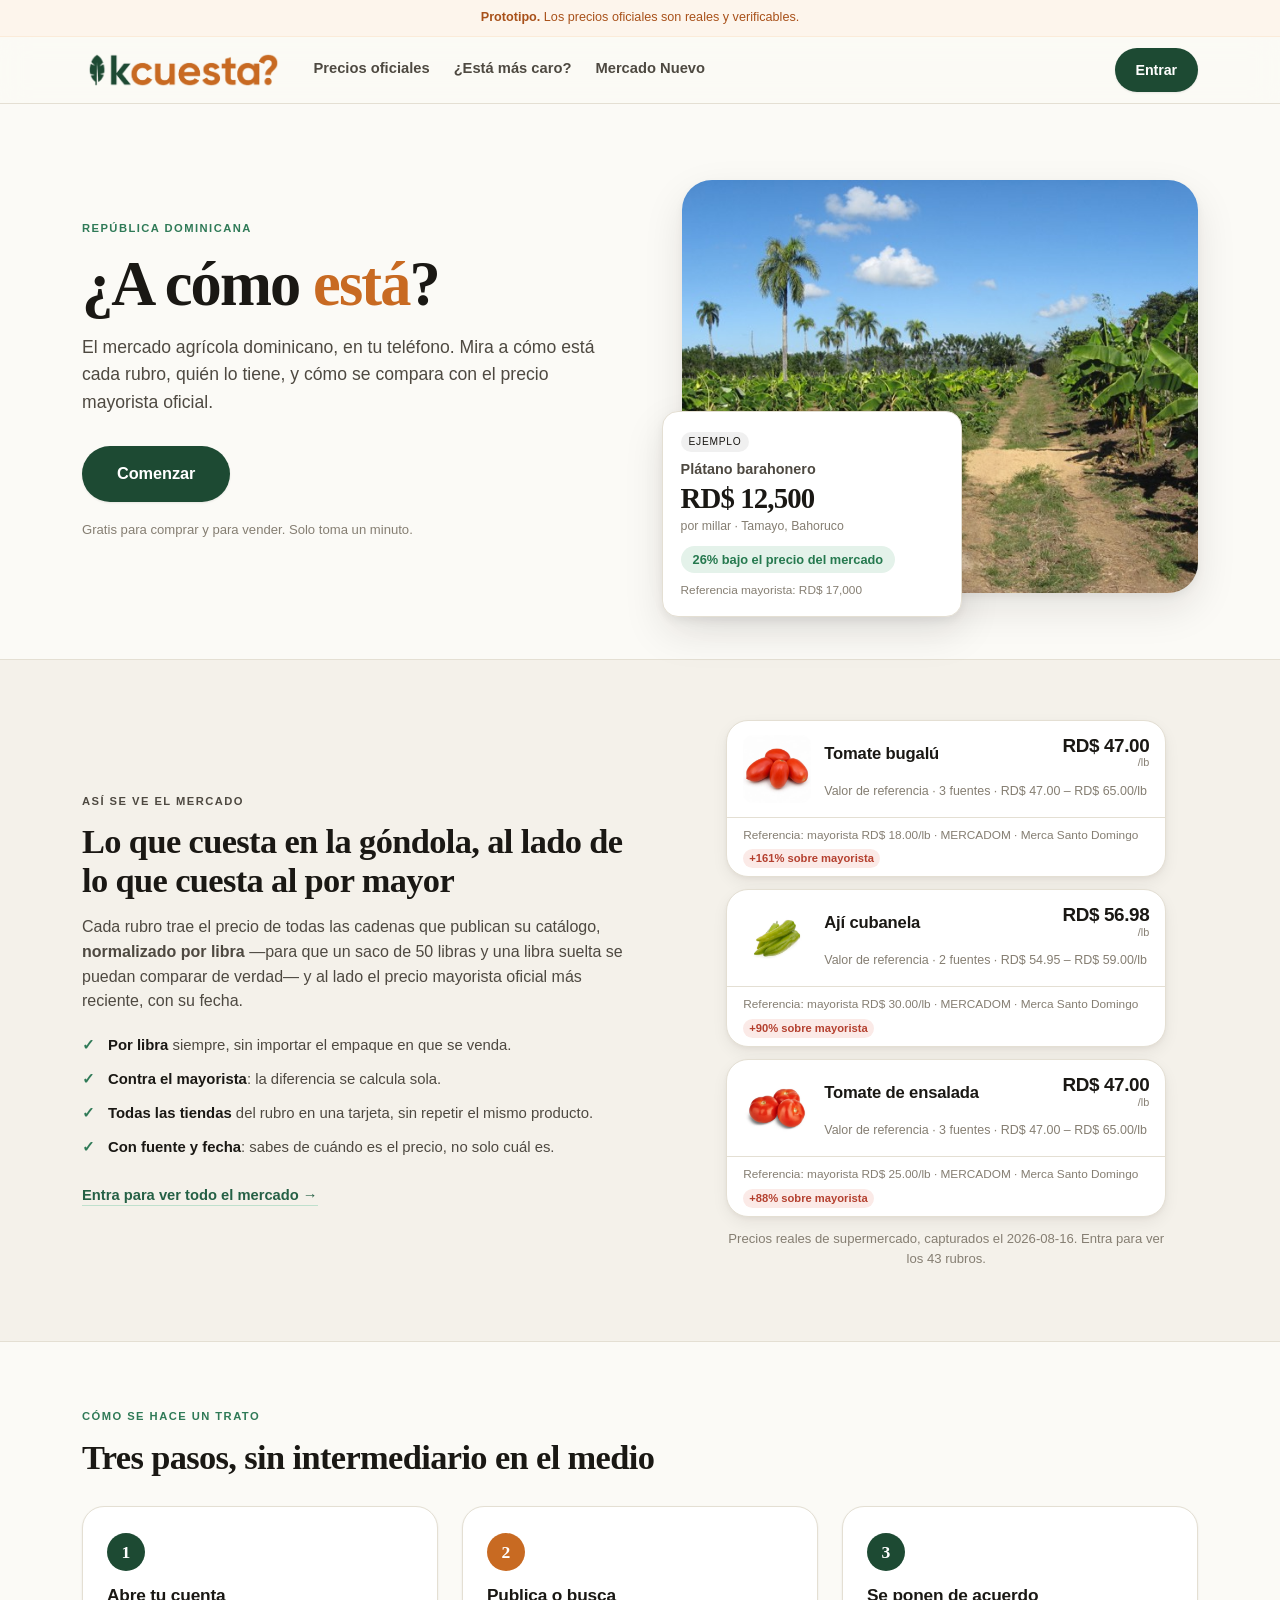
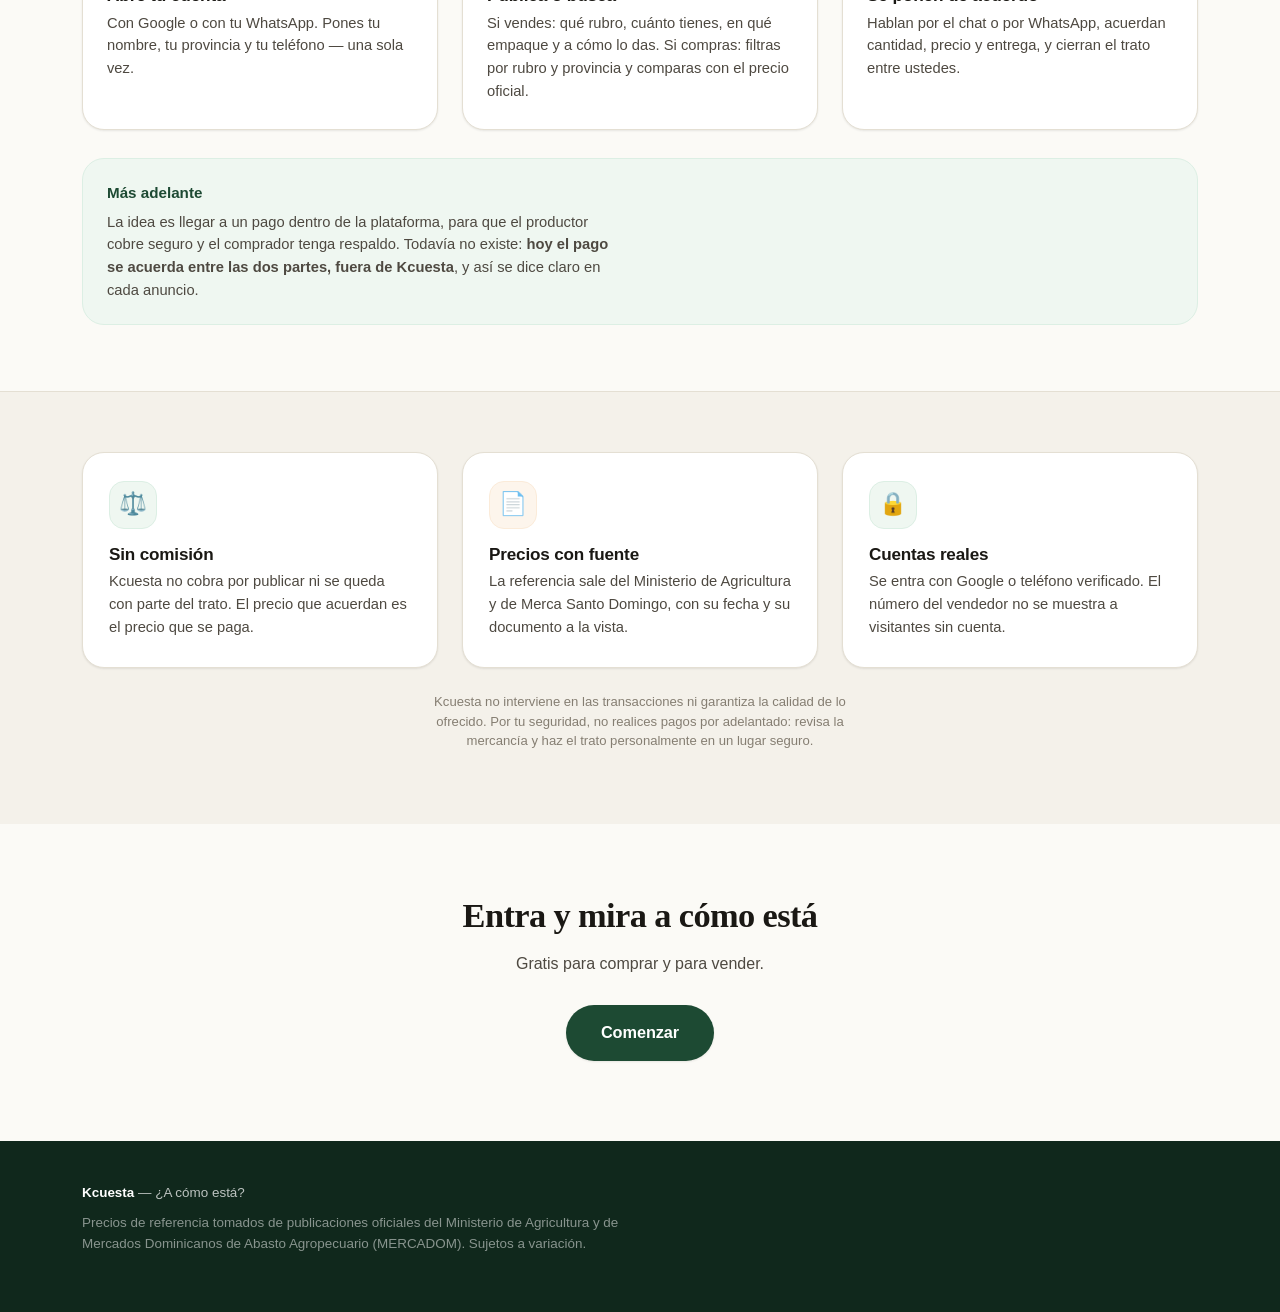
<file: index.html>
<!DOCTYPE html>
<html lang="es-DO">
<head>
<meta charset="utf-8">
<meta name="viewport" content="width=device-width, initial-scale=1">
<meta name="google-site-verification" content="8GQjjJ1-8lbAvsCBMslo4lPpn6XHSWv1M5Ou2S53Ak4">
<title>Kcuesta — El mercado agrícola dominicano</title>
<meta name="description" content="Compra y vende cosecha directo entre productores y compradores en República Dominicana, con el precio oficial del mercado al lado.">
<meta property="og:title" content="Kcuesta — ¿A cómo está?">
<meta property="og:description" content="El mercado digital dominicano. Compra y vende cosecha directo del productor, con el precio oficial al lado.">
<meta property="og:site_name" content="Kcuesta">
<meta property="og:locale" content="es_DO">
<meta property="og:type" content="website">
<link rel="icon" type="image/png" sizes="32x32" href="assets/brand/icono-32.png">
<link rel="icon" type="image/png" sizes="192x192" href="assets/brand/icono-192.png">
<link rel="apple-touch-icon" sizes="180x180" href="assets/brand/icono-180.png">
<link rel="manifest" href="manifest.json">
<meta name="theme-color" content="#1D4A33">
<meta property="og:image" content="https://kcuesta.com/assets/brand/og.jpg">
<meta property="og:image:width" content="1200">
<meta property="og:image:height" content="630">
<meta property="og:url" content="https://kcuesta.com/">
<meta name="twitter:card" content="summary_large_image">
<link rel="canonical" href="https://kcuesta.com/">
<link rel="stylesheet" href="assets/css/kcuesta.css?v=12">
</head>
<body>

<div class="aviso-demo">
  <strong>Prototipo.</strong> Los precios oficiales son reales y verificables.
</div>

<header class="barra">
  <div class="env barra-in">
    <a href="index.html" class="marca"><img src="assets/brand/logo.png?v=12" alt="Kcuesta — ¿A cómo está?" width="192" height="34"></a>
    <nav class="nav-esc">
      <a href="precios.html">Precios oficiales</a>
      <a href="inflacion.html">¿Está más caro?</a>
      <a href="gremio.html">Mercado Nuevo</a>
    </nav>
    <span id="sesion" class="sesion-env">
      <a class="boton btn-entrar" href="entrar.html">Entrar</a>
    </span>
  </div>
</header>

<main>

  <!-- ============ Portada ============ -->
  <section class="portada">
    <div class="env portada-in">
      <div class="portada-txt">
        <p class="sobretitulo">República Dominicana</p>
        <h1>¿A cómo <em>está</em>?</h1>
        <p class="portada-sub">
          El mercado agrícola dominicano, en tu teléfono. Mira a cómo está cada
          rubro, quién lo tiene, y cómo se compara con el precio mayorista oficial.
        </p>
        <div class="portada-acc">
          <a class="boton grande" href="entrar.html">Comenzar</a>
        </div>
        <p class="portada-nota silencio">
          Gratis para comprar y para vender. Solo toma un minuto.
        </p>
      </div>

      <div class="portada-foto">
        <img src="assets/img/platano.jpg" width="640" height="512"
             alt="Campo de plátano en La Joya, República Dominicana" fetchpriority="high">
        <div class="portada-tarjeta">
          <div class="pt-ejemplo">Ejemplo</div>
          <div class="pt-tit">Plátano barahonero</div>
          <div class="pt-precio cifra">RD$ 12,500</div>
          <div class="pt-unidad">por millar · Tamayo, Bahoruco</div>
          <div class="pt-delta">26% bajo el precio del mercado</div>
          <div class="pt-ref">Referencia mayorista: RD$ 17,000</div>
        </div>
      </div>
    </div>
  </section>

  <!-- ============ Cómo se ve un anuncio ============ -->
  <section class="muestra">
    <div class="env muestra-in">
      <div class="muestra-txt">
        <p class="sobretitulo">Así se ve el mercado</p>
        <h2>Lo que cuesta en la góndola, al lado de lo que cuesta al por mayor</h2>
        <p>
          Cada rubro trae el precio de todas las cadenas que publican su catálogo,
          <strong>normalizado por libra</strong> —para que un saco de 50 libras y una
          libra suelta se puedan comparar de verdad— y al lado el precio mayorista
          oficial más reciente, con su fecha.
        </p>
        <ul class="muestra-lista">
          <li><b>Por libra</b> siempre, sin importar el empaque en que se venda.</li>
          <li><b>Contra el mayorista</b>: la diferencia se calcula sola.</li>
          <li><b>Todas las tiendas</b> del rubro en una tarjeta, sin repetir el mismo producto.</li>
          <li><b>Con fuente y fecha</b>: sabes de cuándo es el precio, no solo cuál es.</li>
        </ul>
        <a class="enlace-suave" href="entrar.html">Entra para ver todo el mercado →</a>
      </div>

      <!-- Mismo componente del mercado, con datos de verdad.
           Se pinta desde data/portada.json (~2.5 KB) y no desde datos.js,
           que son 149 KB: la portada no puede tardar tres segundos en
           mostrar tres tarjetas en un teléfono del campo. -->
      <div class="muestra-tarjeta">
        <div id="muestra-rubros" class="muestra-rubros"><!--tabla-portada-->
<table class="tabla-estatica"><caption>Muestra de 3 de los 43 rubros comparados, al 16 de agosto 2026.</caption><thead><tr><th scope="col">Rubro</th><th scope="col">En góndola</th><th scope="col">Mayorista</th><th scope="col">Sobreprecio</th></tr></thead><tbody><tr><th scope="row">Tomate bugalú</th><td>RD$ 47.00 – 65.00/lb</td><td>RD$ 18.00/lb</td><td>+161%</td></tr><tr><th scope="row">Ají cubanela</th><td>RD$ 54.95 – 59.00/lb</td><td>RD$ 30.00/lb</td><td>+90%</td></tr><tr><th scope="row">Tomate de ensalada</th><td>RD$ 47.00 – 65.00/lb</td><td>RD$ 25.00/lb</td><td>+88%</td></tr></tbody></table>
<!--/tabla-portada--></div>
        <p class="silencio muestra-pie" id="muestra-pie">
          Precios reales de supermercado, comparados contra el mostrador mayorista.
        </p>
      </div>
    </div>
  </section>

  <!-- ============ Tres pasos ============ -->
  <section class="pasos-sec">
    <div class="env">
      <p class="sobretitulo">Cómo se hace un trato</p>
      <h2>Tres pasos, sin intermediario en el medio</h2>

      <ol class="pasos-3">
        <li>
          <span class="paso-n">1</span>
          <h3>Abre tu cuenta</h3>
          <p>Con Google o con tu WhatsApp. Pones tu nombre, tu provincia y tu teléfono —
             una sola vez.</p>
        </li>
        <li>
          <span class="paso-n">2</span>
          <h3>Publica o busca</h3>
          <p>Si vendes: qué rubro, cuánto tienes, en qué empaque y a cómo lo das.
             Si compras: filtras por rubro y provincia y comparas con el precio oficial.</p>
        </li>
        <li>
          <span class="paso-n">3</span>
          <h3>Se ponen de acuerdo</h3>
          <p>Hablan por el chat o por WhatsApp, acuerdan cantidad, precio y entrega,
             y cierran el trato entre ustedes.</p>
        </li>
      </ol>

      <div class="nota-futuro">
        <h4>Más adelante</h4>
        <p>
          La idea es llegar a un pago dentro de la plataforma, para que el productor cobre
          seguro y el comprador tenga respaldo. Todavía no existe: <strong>hoy el pago se
          acuerda entre las dos partes, fuera de Kcuesta</strong>, y así se dice claro en
          cada anuncio.
        </p>
      </div>
    </div>
  </section>

  <!-- ============ Trato justo ============ -->
  <section class="justo">
    <div class="env">
      <div class="tres-col">
        <div class="punto">
          <div class="punto-ico">⚖️</div>
          <h2>Sin comisión</h2>
          <p>Kcuesta no cobra por publicar ni se queda con parte del trato. El precio que
             acuerdan es el precio que se paga.</p>
        </div>
        <div class="punto">
          <div class="punto-ico">📄</div>
          <h2>Precios con fuente</h2>
          <p>La referencia sale del Ministerio de Agricultura y de Merca Santo Domingo,
             con su fecha y su documento a la vista.</p>
        </div>
        <div class="punto">
          <div class="punto-ico">🔒</div>
          <h2>Cuentas reales</h2>
          <p>Se entra con Google o teléfono verificado. El número del vendedor no se
             muestra a visitantes sin cuenta.</p>
        </div>
      </div>

      <p class="silencio aviso-seg">
        Kcuesta no interviene en las transacciones ni garantiza la calidad de lo ofrecido.
        Por tu seguridad, no realices pagos por adelantado: revisa la mercancía y haz el
        trato personalmente en un lugar seguro.
      </p>
    </div>
  </section>

  <section class="cierre-grande">
    <div class="env">
      <h2>Entra y mira a cómo está</h2>
      <p>Gratis para comprar y para vender.</p>
      <div class="portada-acc portada-acc-centro">
        <a class="boton grande" href="entrar.html">Comenzar</a>
      </div>
    </div>
  </section>

</main>

<footer class="pie">
  <div class="env">
    <p><strong>Kcuesta</strong> — ¿A cómo está?</p>
    <p class="silencio">
      Precios de referencia tomados de publicaciones oficiales del Ministerio de Agricultura
      y de Mercados Dominicanos de Abasto Agropecuario (MERCADOM). Sujetos a variación.
    </p>
  </div>
</footer>

<script src="assets/js/config.js?v=12"></script>
<script src="assets/js/auth.js?v=12"></script>
<script>
/* Muestra de portada: el mismo componente de tarjeta del mercado, con los
   precios de hoy. Se lee data/portada.json —2.5 KB— en vez de datos.js, que
   son 149 KB. La portada tiene que abrir rápido en un teléfono con señal
   mala; bajarle el mercado entero a quien solo pasaba a ver qué es esto
   sería cobrarle tres segundos por nada. */
(function () {
  'use strict';
  var caja = document.getElementById('muestra-rubros');
  if (!caja) return;

  function rd(n, d) {
    return 'RD$ ' + Number(n).toLocaleString('es-DO',
      { minimumFractionDigits: d || 0, maximumFractionDigits: d || 0 });
  }
  function esc(s) {
    return String(s).replace(/[&<>"']/g, function (c) {
      return { '&': '&amp;', '<': '&lt;', '>': '&gt;', '"': '&quot;', "'": '&#39;' }[c];
    });
  }

  fetch('data/portada.json?v=12')
    .then(function (r) { return r.json(); })
    .then(function (d) {
      var cadenas = d.cadenas || {};
      caja.innerHTML = (d.rubros || []).map(function (r) {
        var marca = r.sobreprecio === null ? '' :
          '<span class="marca ' + (r.sobreprecio > 0 ? 'sube' : 'baja') + '">' +
            (r.sobreprecio > 0 ? '+' : '') + r.sobreprecio + '% sobre mayorista</span>';
        var cad = (cadenas[r.cadena_min] || {});
        var rango = r.precio_lb_max > r.precio_lb_min
          ? rd(r.precio_lb_min, 2) + ' – ' + rd(r.precio_lb_max, 2) + '/lb'
          : (cad.corto || cad.nombre || '');

        return '<article class="rubro">' +
          '<div class="rb-cab">' +
            '<div class="rb-foto"><img src="' + esc(r.foto) + '" alt="' + esc(r.nombre) +
              '" loading="lazy" width="136" height="136"></div>' +
            '<div class="rb-txt">' +
              '<div class="rb-nom">' + esc(r.nombre) + '</div>' +
            '</div>' +
            // Mismo titular que el mercado: el VALOR de referencia, no el
            // más barato. Si la portada enseña una cifra y adentro se ve
            // otra para el mismo rubro, no se lee como matiz, se lee como
            // que el sitio no cuadra sus propios números.
            '<div class="rb-meta">Valor de referencia · ' +
              (r.n_fuentes === 1 ? '1 fuente' : r.n_fuentes + ' fuentes') +
              (rango ? '<span class="rb-rango"> · ' + rango + '</span>' : '') + '</div>' +
            '<div class="rb-precio"><span class="cifra">' + rd(r.valor_lb, 2) +
              '</span><span class="rb-u">/lb</span></div>' +
          '</div>' +
          (r.mercado_ref_unidad
            // El mercado NO se escribe a mano: la referencia mayorista sale
            // del Ministerio (Mercado Nuevo) o de MERCADOM (Merca Santo
            // Domingo), que son dos sitios distintos. Sin la fuente en el
            // dato se dice lo único cierto de todas.
            ? '<div class="rb-ref">Referencia: mayorista ' + rd(r.mercado_ref_unidad, 2) +
                '/lb · ' + esc(r.mercado_ref_fuente === 'Ministerio de Agricultura'
                  ? 'Ministerio de Agricultura · Mercado Nuevo'
                  : r.mercado_ref_fuente
                    ? 'MERCADOM · Merca Santo Domingo'
                    : 'mayoristas de Santo Domingo') + ' ' + marca + '</div>'
            : '') +
        '</article>';
      }).join('');

      var pie = document.getElementById('muestra-pie');
      if (pie) {
        pie.textContent = 'Precios reales de supermercado, capturados el ' +
          ((d._meta || {}).actualizado || 'día de hoy') +
          (d.total ? '. Entra para ver los ' + d.total + ' rubros.' : '.');
      }
    })
    .catch(function () {
      // Si el archivo no está, se quita el bloque en vez de dejar un
      // "Cargando…" eterno en la portada.
      var t = document.querySelector('.muestra-tarjeta');
      if (t) t.remove();
    });
})();
</script>
<script type="application/ld+json">{"@context":"https://schema.org","@graph":[{"@type":"Organization","@id":"https://kcuesta.com/#org","name":"Kcuesta","alternateName":"Kcuesta — ¿A cómo está?","url":"https://kcuesta.com/","logo":"https://kcuesta.com/assets/brand/logo.png","image":"https://kcuesta.com/assets/brand/og.jpg","description":"Mercado agrícola digital dominicano: precios oficiales al día y venta directa entre productores y compradores.","areaServed":{"@type":"Country","name":"República Dominicana"},"knowsLanguage":"es-DO"},{"@type":"WebSite","@id":"https://kcuesta.com/#sitio","url":"https://kcuesta.com/","name":"Kcuesta","inLanguage":"es-DO","publisher":{"@id":"https://kcuesta.com/#org"}},{"@type":"WebPage","@id":"https://kcuesta.com/#portada","url":"https://kcuesta.com/","name":"Kcuesta — El mercado agrícola dominicano","isPartOf":{"@id":"https://kcuesta.com/#sitio"},"about":{"@type":"Thing","name":"Precios agrícolas de República Dominicana"},"citation":{"@type":"CreativeWork","name":"Ministerio de Agricultura","url":"https://agricultura.gob.do/wp-content/uploads/2026/08/Informe-de-precios-07-de-agosto-2026.pdf"}}]}</script>
</body>
</html>
</file>
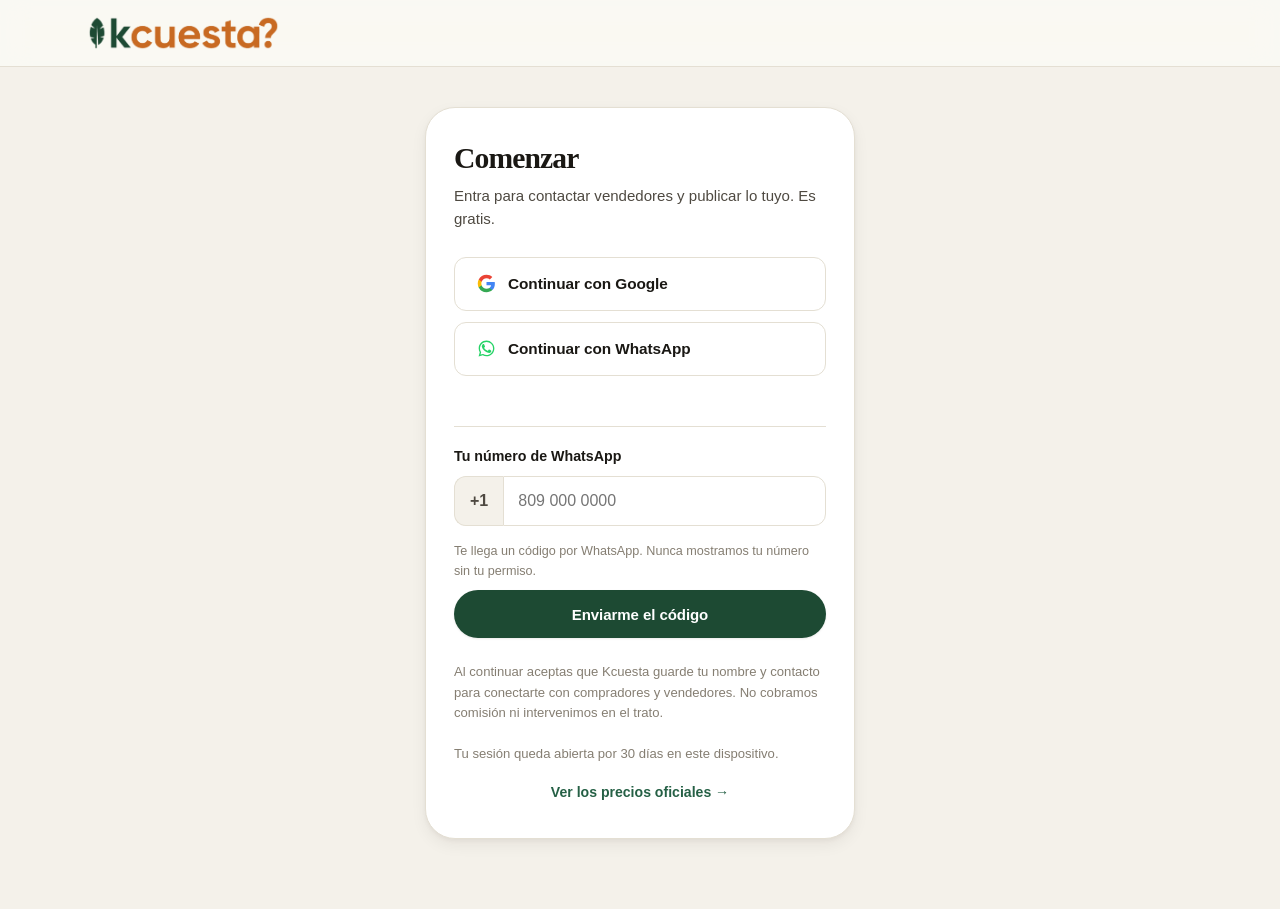
<file: entrar.html>
<!DOCTYPE html>
<html lang="es-DO">
<head>
<meta charset="utf-8">
<meta name="viewport" content="width=device-width, initial-scale=1">
<title>Entrar — Kcuesta</title>
<meta name="description" content="Entra a Kcuesta con Google o con tu WhatsApp.">
<meta name="robots" content="noindex">
<link rel="icon" type="image/png" sizes="32x32" href="assets/brand/icono-32.png">
<link rel="icon" type="image/png" sizes="192x192" href="assets/brand/icono-192.png">
<link rel="apple-touch-icon" sizes="180x180" href="assets/brand/icono-180.png">
<link rel="manifest" href="manifest.json">
<meta name="theme-color" content="#1D4A33">
<meta property="og:image" content="https://kcuesta.com/assets/brand/og.jpg">
<meta property="og:image:width" content="1200">
<meta property="og:image:height" content="630">
<meta property="og:title" content="Entrar a Kcuesta">
<meta property="og:description" content="Entra con Google o con tu WhatsApp.">
<meta property="og:site_name" content="Kcuesta">
<meta property="og:locale" content="es_DO">
<meta property="og:type" content="website">
<meta property="og:url" content="https://kcuesta.com/entrar.html">
<meta name="twitter:card" content="summary_large_image">
<link rel="canonical" href="https://kcuesta.com/entrar.html">
<link rel="stylesheet" href="assets/css/kcuesta.css?v=12">
</head>
<body class="pag-entrar">

<header class="barra">
  <div class="env barra-in">
    <a href="index.html" class="marca"><img src="assets/brand/logo.png?v=12" alt="Kcuesta — ¿A cómo está?" width="192" height="34"></a>
  </div>
</header>

<main class="entrar-env">

  <div class="entrar-caja">
    <h1>Comenzar</h1>
    <p class="entrar-sub">Entra para contactar vendedores y publicar lo tuyo. Es gratis.</p>

    <div class="entrar-botones">
      <button class="boton prov prov-google" id="btn-google">
        <svg viewBox="0 0 24 24" width="19" height="19" aria-hidden="true">
          <path fill="#4285F4" d="M22.56 12.25c0-.78-.07-1.53-.2-2.25H12v4.26h5.92a5.06 5.06 0 0 1-2.2 3.32v2.76h3.57c2.08-1.92 3.27-4.74 3.27-8.09z"/>
          <path fill="#34A853" d="M12 23c2.97 0 5.46-.98 7.28-2.66l-3.57-2.76c-.98.66-2.23 1.06-3.71 1.06-2.86 0-5.29-1.93-6.16-4.53H2.18v2.84A11 11 0 0 0 12 23z"/>
          <path fill="#FBBC05" d="M5.84 14.11a6.6 6.6 0 0 1 0-4.22V7.05H2.18a11 11 0 0 0 0 9.9l3.66-2.84z"/>
          <path fill="#EA4335" d="M12 5.38c1.62 0 3.06.56 4.21 1.64l3.15-3.15C17.45 2.09 14.97 1 12 1 7.7 1 3.99 3.47 2.18 7.05l3.66 2.84C6.71 7.31 9.14 5.38 12 5.38z"/>
        </svg>
        Continuar con Google
      </button>

      <button class="boton prov prov-wa" id="btn-wa">
        <svg viewBox="0 0 24 24" width="19" height="19" aria-hidden="true" fill="#25D366">
          <path d="M17.47 14.38c-.3-.15-1.75-.86-2.02-.96-.27-.1-.47-.15-.67.15-.2.3-.77.96-.94 1.16-.17.2-.35.22-.64.07-.3-.15-1.25-.46-2.38-1.47-.88-.78-1.47-1.75-1.65-2.05-.17-.3-.02-.46.13-.6.13-.14.3-.35.45-.52.15-.17.2-.3.3-.5.1-.2.05-.37-.02-.52-.08-.15-.67-1.6-.92-2.2-.24-.58-.49-.5-.67-.51h-.57c-.2 0-.52.07-.79.37-.27.3-1.04 1.01-1.04 2.470 0 1.45 1.06 2.86 1.21 3.06.15.2 2.1 3.2 5.08 4.49.71.3 1.26.49 1.69.63.71.22 1.36.19 1.87.12.57-.09 1.75-.72 2-1.41.25-.7.25-1.29.17-1.42-.07-.13-.27-.2-.57-.35z"/>
          <path d="M12.04 2C6.58 2 2.13 6.45 2.13 11.91c0 1.75.46 3.46 1.32 4.96L2 22l5.25-1.38a9.86 9.86 0 0 0 4.79 1.22h.01c5.46 0 9.91-4.45 9.91-9.91 0-2.65-1.03-5.14-2.9-7.01A9.82 9.82 0 0 0 12.04 2zm0 18.13h-.01a8.2 8.2 0 0 1-4.18-1.15l-.3-.18-3.12.82.83-3.04-.2-.31a8.19 8.19 0 0 1-1.26-4.36c0-4.54 3.7-8.23 8.24-8.23a8.18 8.18 0 0 1 5.82 2.41 8.18 8.18 0 0 1 2.41 5.83c0 4.54-3.7 8.23-8.23 8.23z"/>
        </svg>
        Continuar con WhatsApp
      </button>
    </div>

    <p class="entrar-estado" id="estado" role="status"></p>

    <!-- Paso 2: número (solo aparece si WhatsApp está habilitado) -->
    <form class="wa-paso" id="wa-paso" hidden>
      <label for="wa-num">Tu número de WhatsApp</label>
      <div class="wa-num">
        <span class="wa-pre">+1</span>
        <input type="tel" id="wa-num" inputmode="tel" placeholder="809 000 0000" autocomplete="tel">
      </div>
      <p class="ayuda">Te llega un código por WhatsApp. Nunca mostramos tu número sin tu permiso.</p>
      <button class="boton" type="submit">Enviarme el código</button>
    </form>

    <p class="entrar-legal silencio">
      Al continuar aceptas que Kcuesta guarde tu nombre y contacto para conectarte con
      compradores y vendedores. No cobramos comisión ni intervenimos en el trato.
      <br><br>
      Tu sesión queda abierta por 30 días en este dispositivo.
    </p>

    <p class="entrar-volver">
      <a href="precios.html">Ver los precios oficiales →</a>
    </p>
  </div>

</main>

<script src="assets/js/config.js?v=12"></script>
<script src="assets/js/auth.js?v=12"></script>
</body>
</html>
</file>
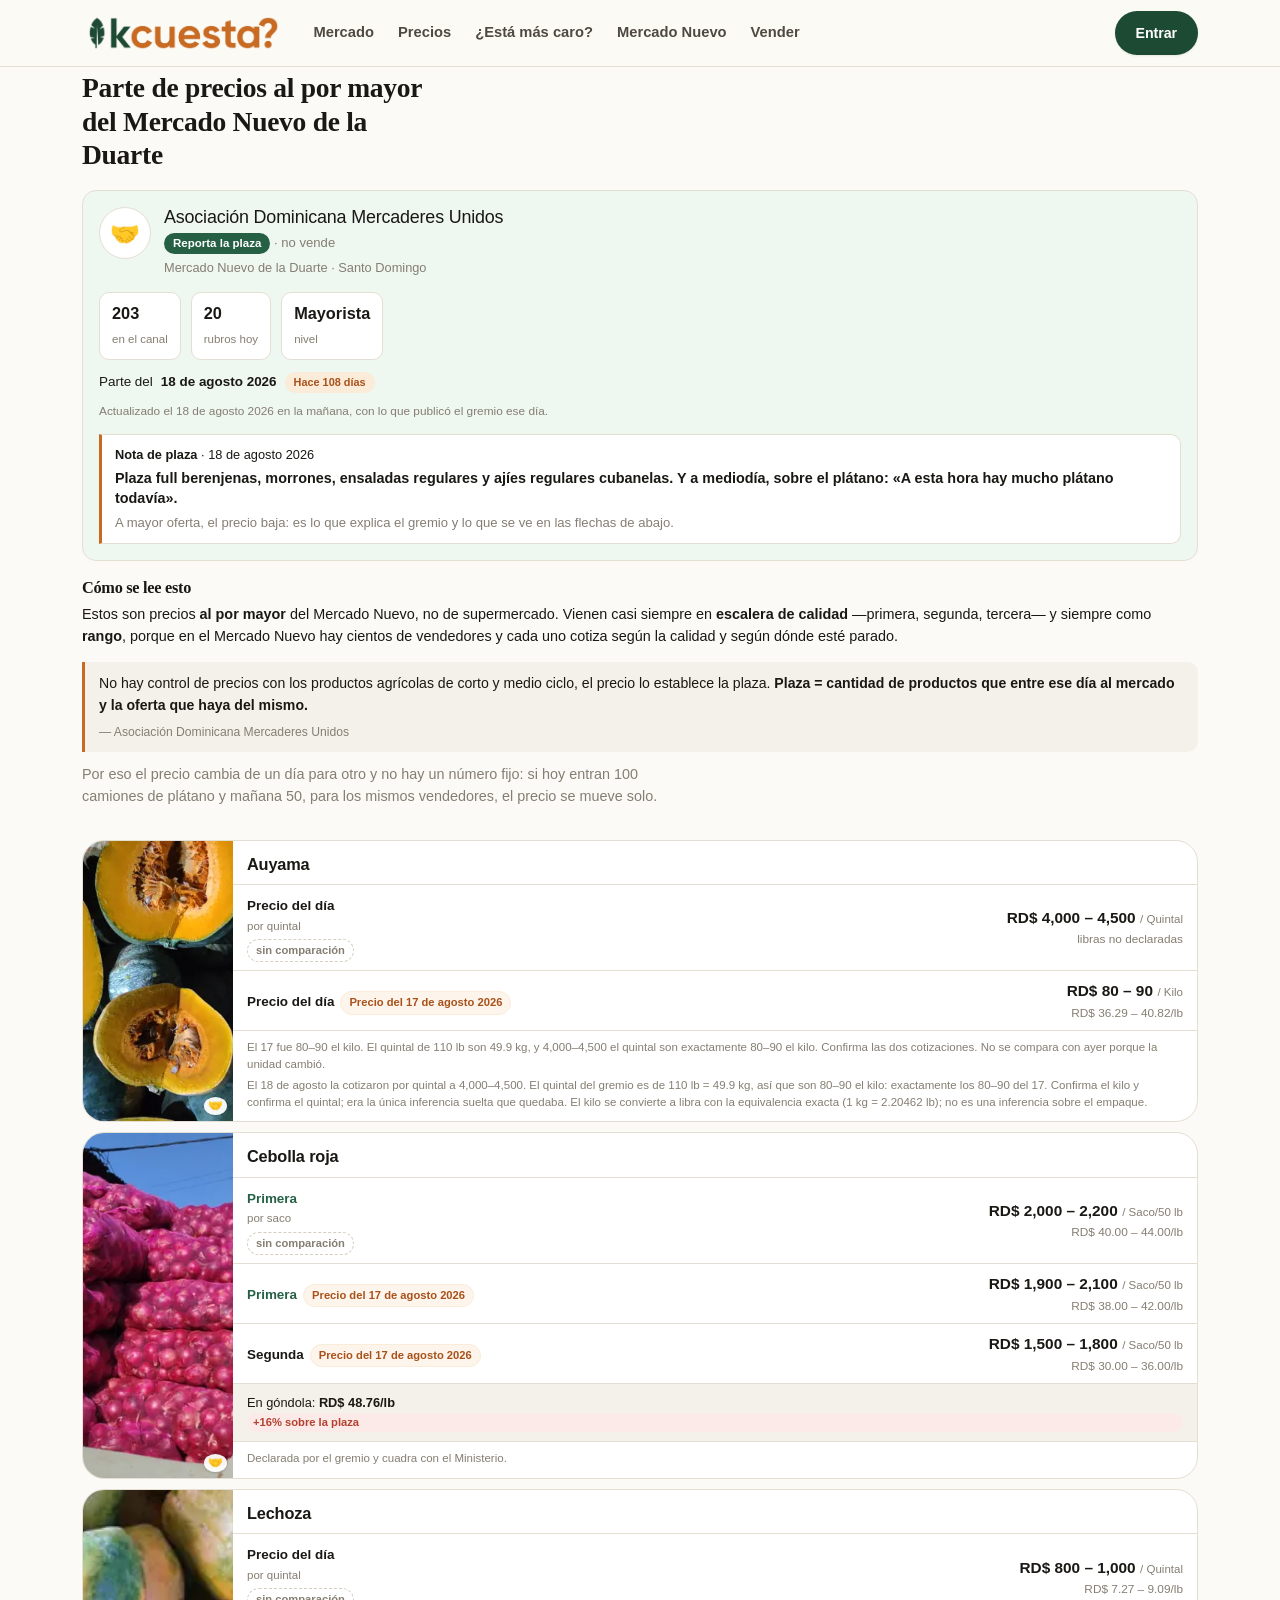
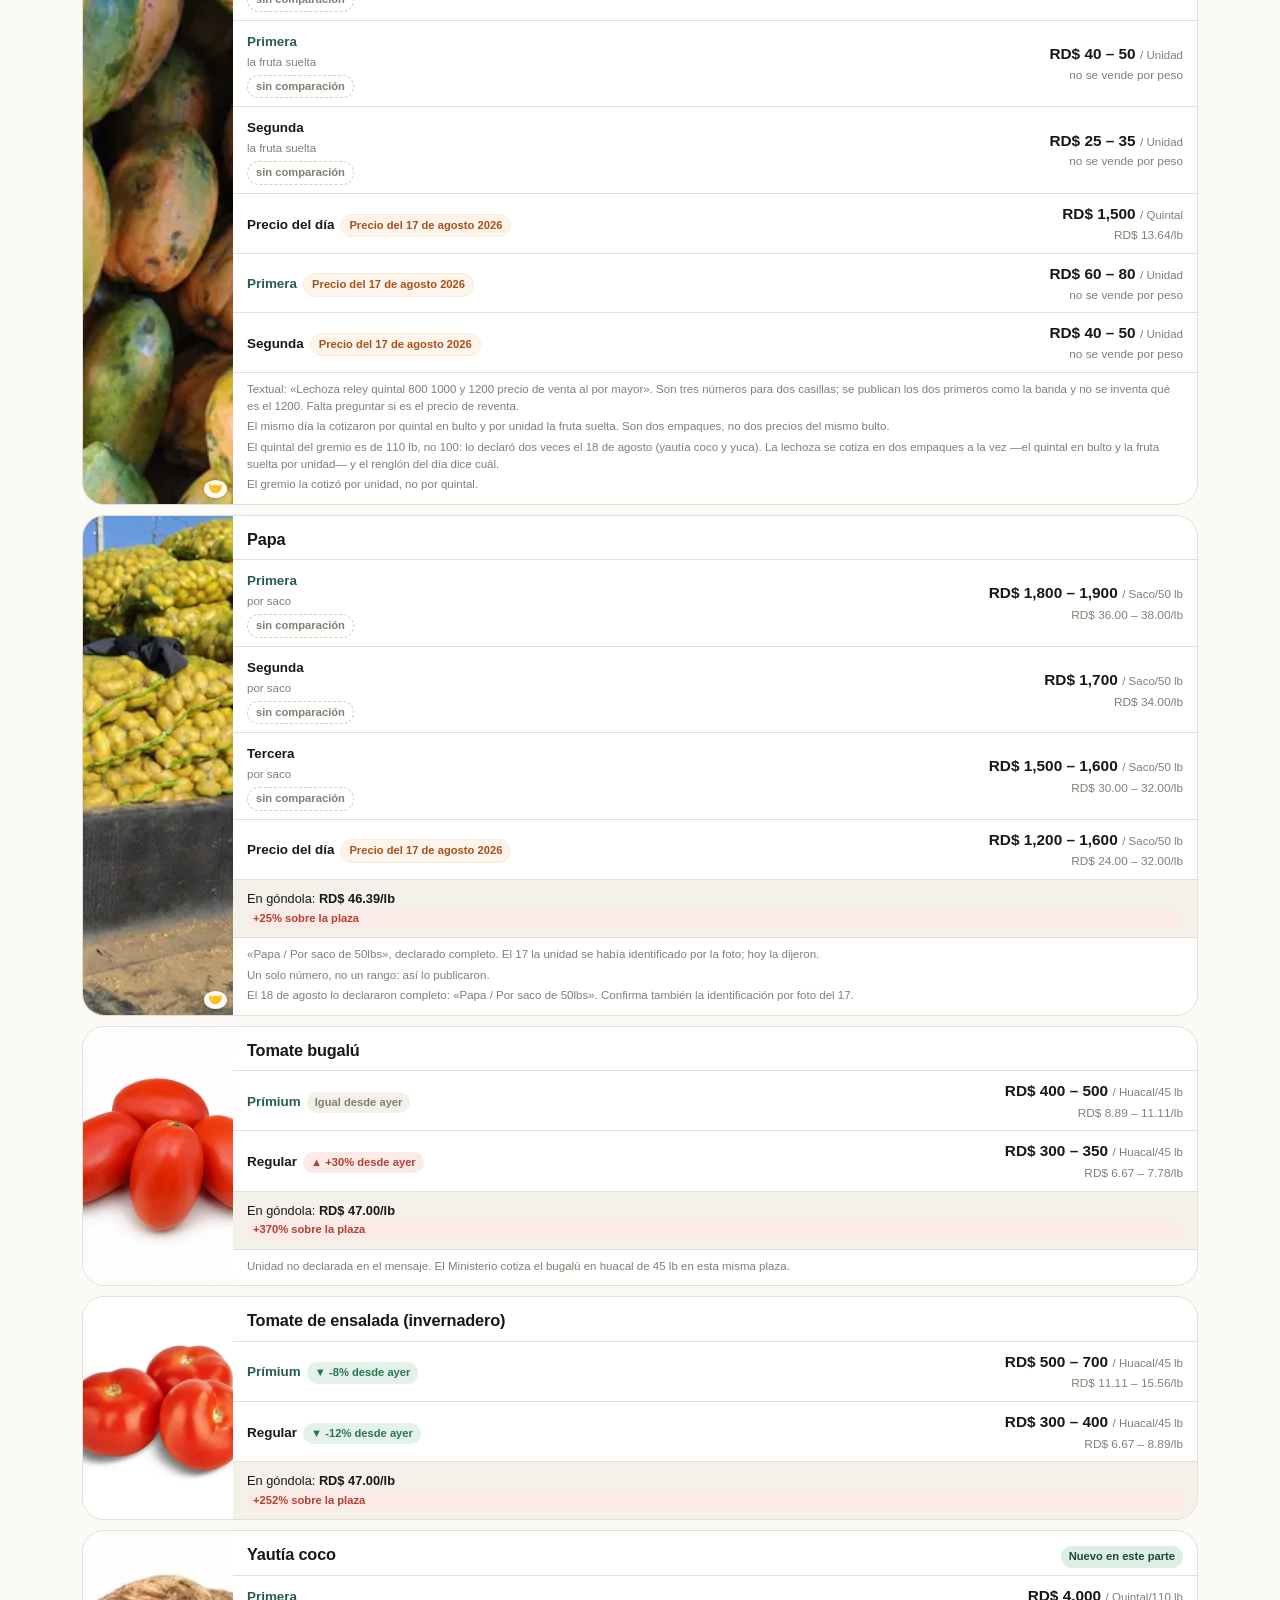
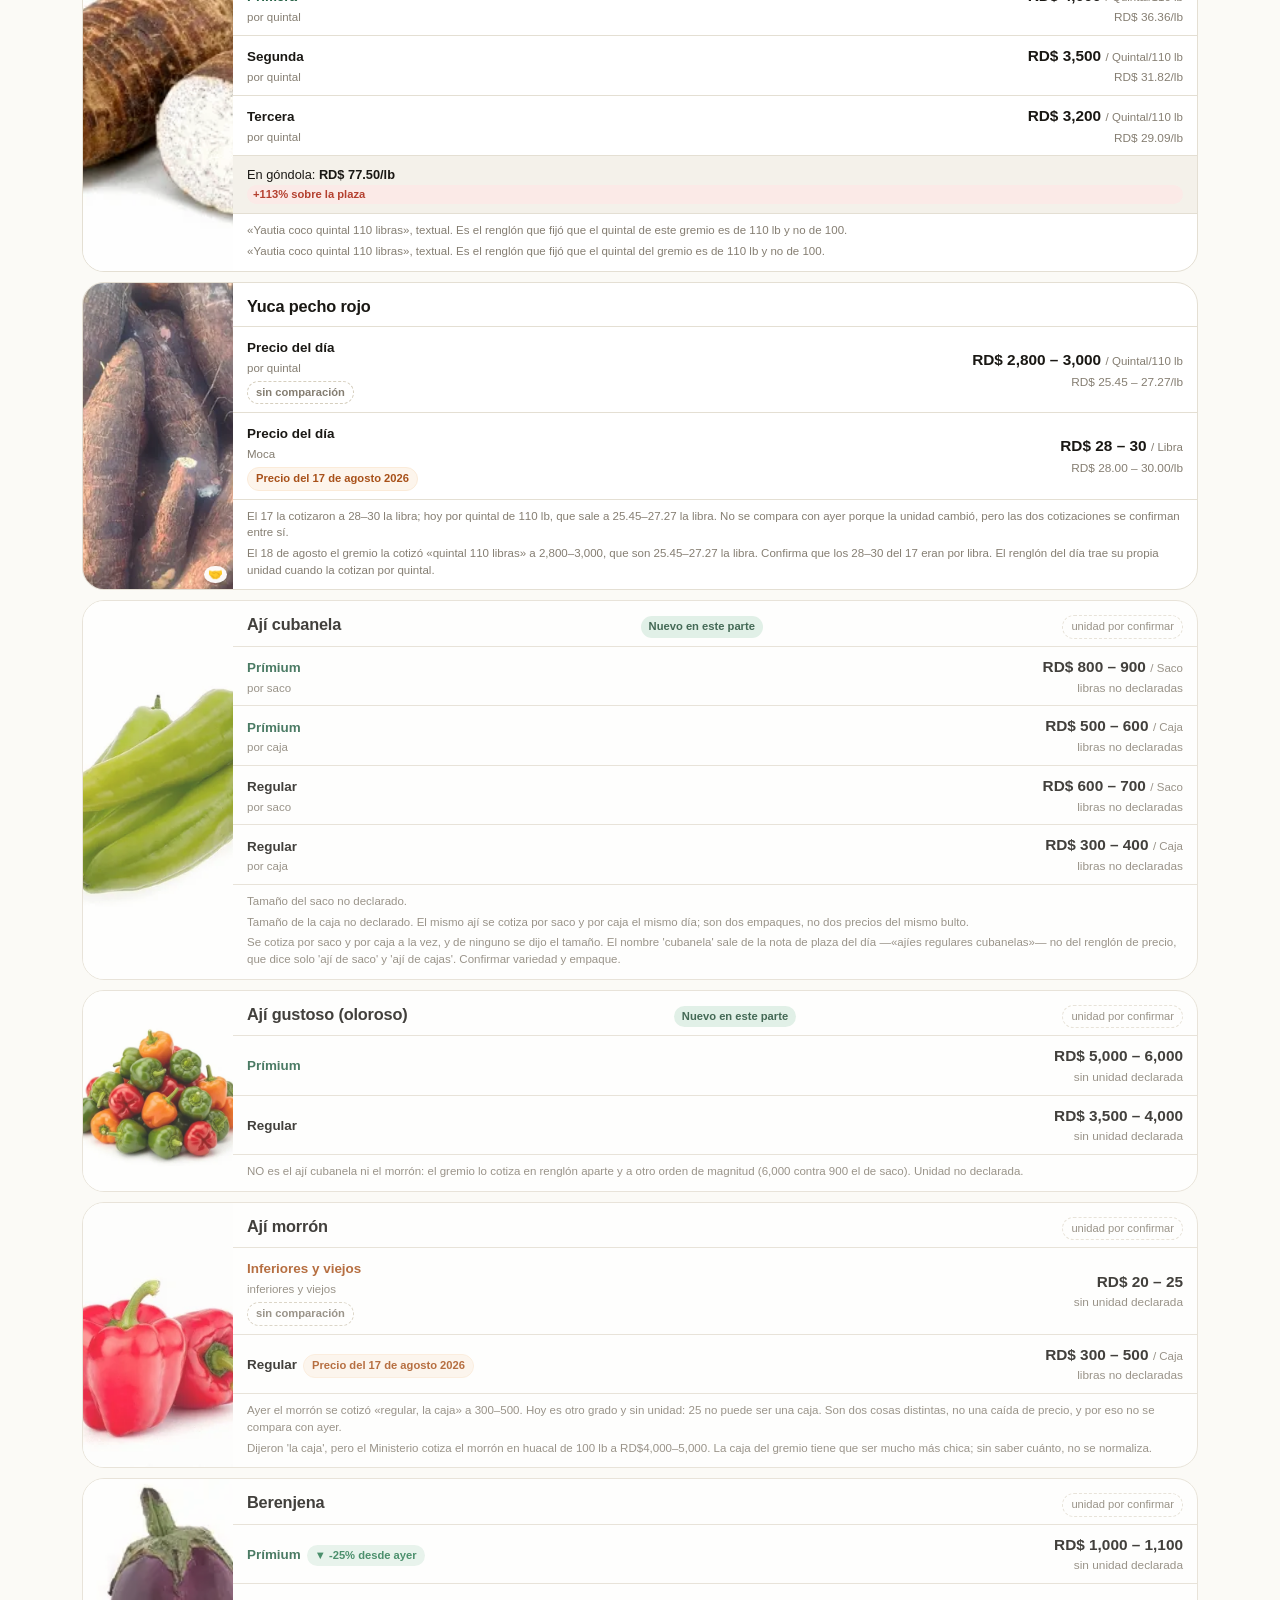
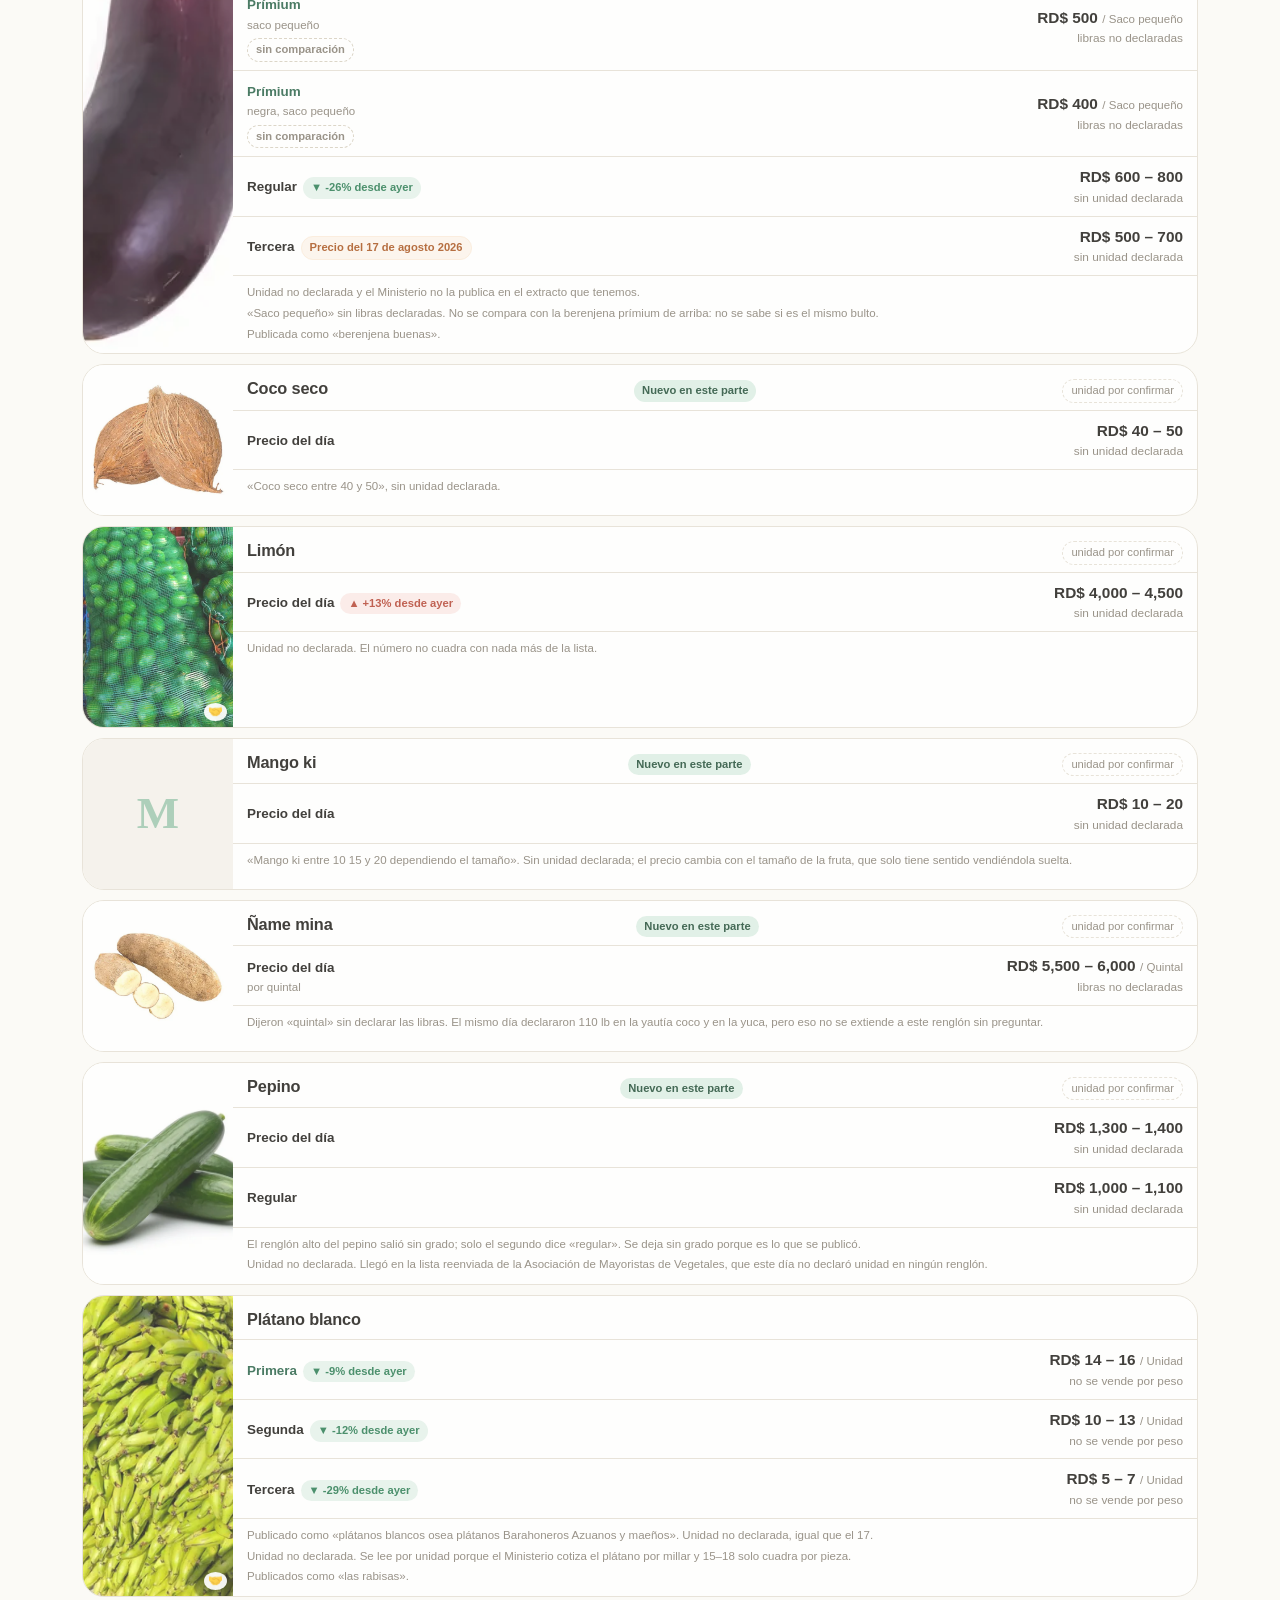
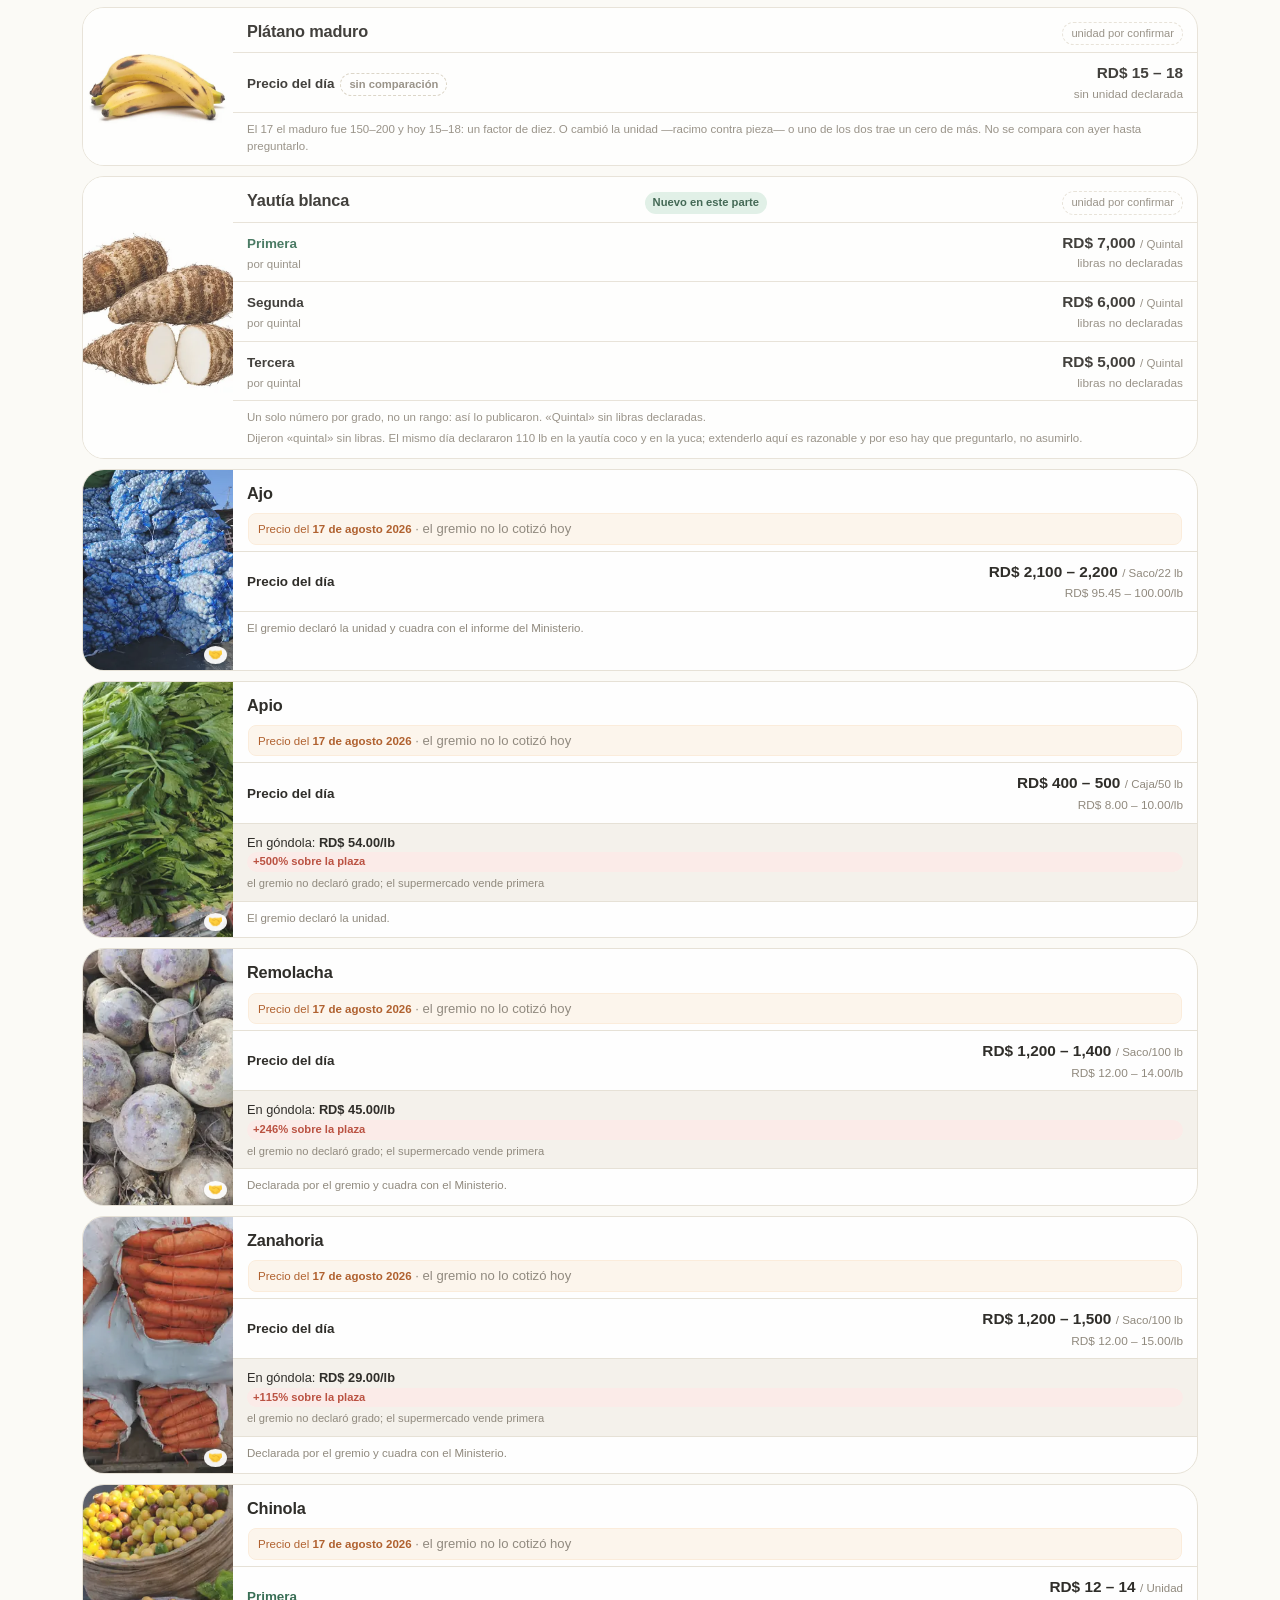
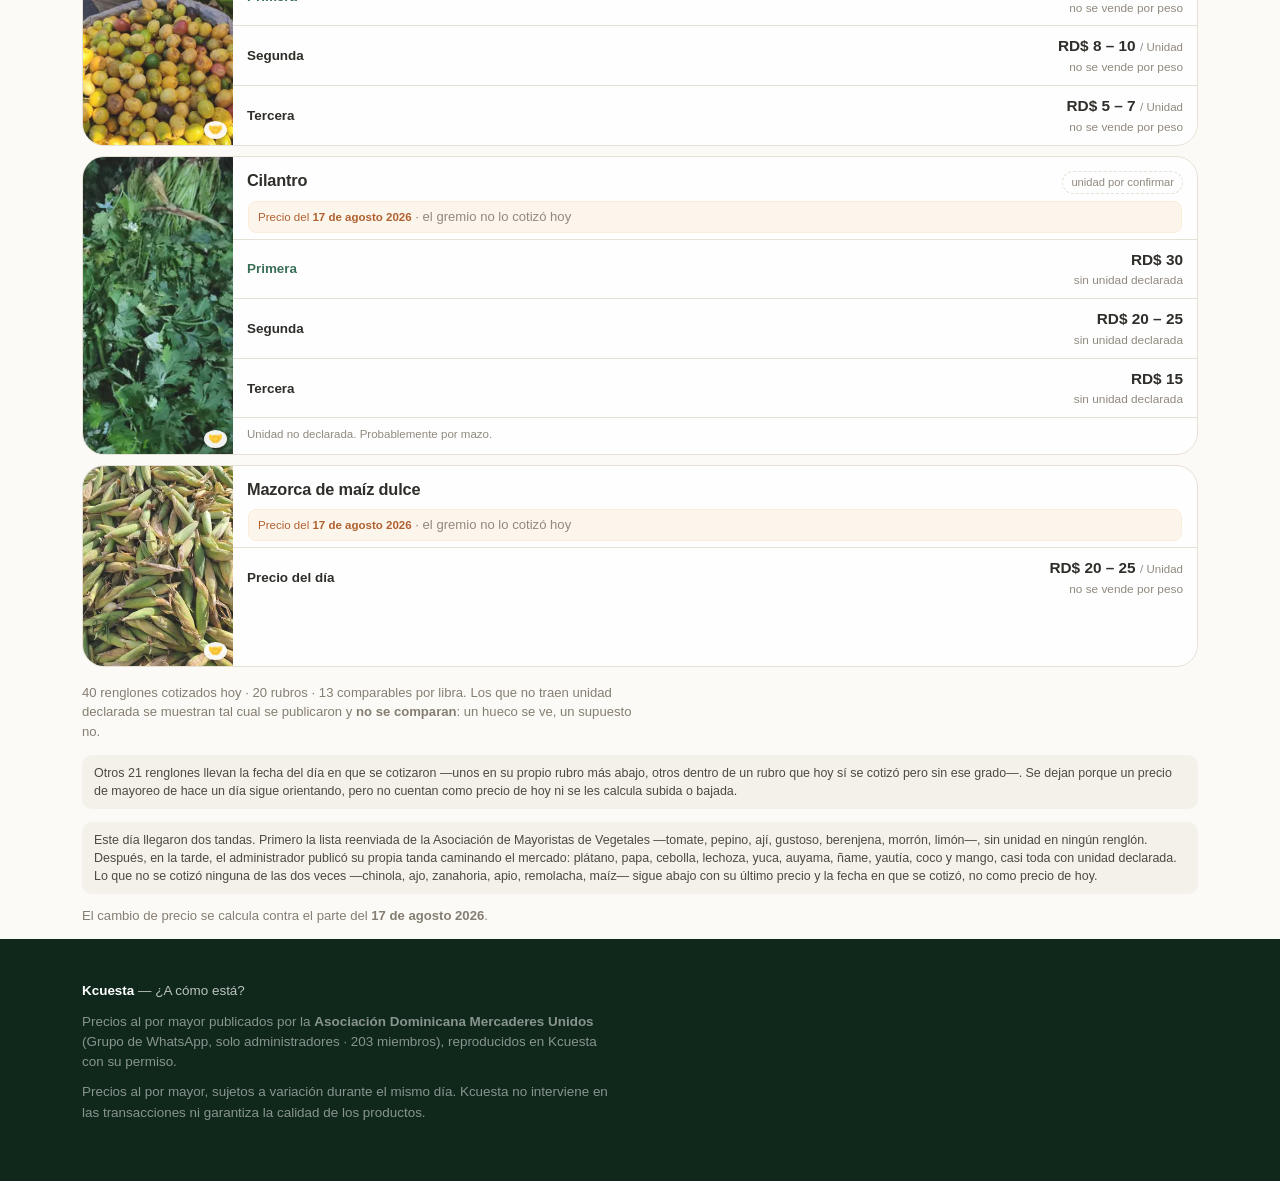
<file: gremio.html>
<!DOCTYPE html>
<html lang="es-DO">
<head>
<meta charset="utf-8">
<meta name="viewport" content="width=device-width, initial-scale=1">
<title>Asociación Dominicana Mercaderes Unidos — parte del Mercado Nuevo | Kcuesta</title>
<meta name="description" content="El parte diario de precios al por mayor del Mercado Nuevo de la Duarte, publicado por la Asociación Dominicana Mercaderes Unidos. Precio de primera, segunda y tercera, con el rango de la plaza.">
<meta property="og:title" content="Parte del Mercado Nuevo — Mercaderes Unidos">
<meta property="og:description" content="Precios reales al por mayor del Mercado Nuevo, con la escalera de calidad y el rango de la plaza.">
<meta property="og:site_name" content="Kcuesta">
<meta property="og:locale" content="es_DO">
<link rel="icon" type="image/png" sizes="32x32" href="assets/brand/icono-32.png">
<link rel="icon" type="image/png" sizes="192x192" href="assets/brand/icono-192.png">
<link rel="apple-touch-icon" sizes="180x180" href="assets/brand/icono-180.png">
<link rel="manifest" href="manifest.json">
<meta name="theme-color" content="#1D4A33">
<meta property="og:image" content="https://kcuesta.com/assets/brand/og.jpg">
<meta property="og:image:width" content="1200">
<meta property="og:image:height" content="630">
<meta property="og:type" content="website">
<meta property="og:url" content="https://kcuesta.com/gremio.html">
<meta name="twitter:card" content="summary_large_image">
<link rel="canonical" href="https://kcuesta.com/gremio.html">
<link rel="stylesheet" href="assets/css/kcuesta.css?v=12">
</head>
<body class="con-pie">

<header class="barra">
  <div class="env barra-in">
    <a href="index.html" class="marca"><img src="assets/brand/logo.png?v=12" alt="Kcuesta — ¿A cómo está?" width="192" height="34"></a>
    <nav class="nav-esc">
      <a href="mercado.html">Mercado</a>
      <a href="precios.html">Precios</a>
      <a href="inflacion.html">¿Está más caro?</a>
      <a href="gremio.html">Mercado Nuevo</a>
      <a href="vender.html">Vender</a>
    </nav>
    <span id="sesion" class="sesion-env"><a class="boton btn-entrar" href="entrar.html">Entrar</a></span>
  </div>
</header>

<main class="env">

  <!-- CABECERA DEL PERFIL
       Un gremio NO es un vendedor y la tarjeta no puede insinuar que lo
       sea. La Asociación Mercaderes Unidos no vende chinola a 12–14:
       informa a cómo la está vendiendo la plaza. Por eso el rótulo dice
       "Reporta la plaza" y la métrica de arriba es a cuánta gente
       representa, no cuántos artículos tiene. -->
  <h1 class="titulo-pagina">Parte de precios al por mayor del Mercado Nuevo de la Duarte</h1>

  <section class="gremio-cab" id="cab"></section>

  <section class="gremio-explica">
    <h2>Cómo se lee esto</h2>
    <p>
      Estos son precios <strong>al por mayor</strong> del Mercado Nuevo, no de
      supermercado. Vienen casi siempre en <strong>escalera de calidad</strong>
      —primera, segunda, tercera— y siempre como <strong>rango</strong>, porque
      en el Mercado Nuevo hay cientos de vendedores y cada uno cotiza según la
      calidad y según dónde esté parado.
    </p>
    <blockquote class="cita-gremio">
      No hay control de precios con los productos agrícolas de corto y medio
      ciclo, el precio lo establece la plaza. <b>Plaza = cantidad de productos
      que entre ese día al mercado y la oferta que haya del mismo.</b>
      <cite>— Asociación Dominicana Mercaderes Unidos</cite>
    </blockquote>
    <p class="silencio">
      Por eso el precio cambia de un día para otro y no hay un número fijo: si
      hoy entran 100 camiones de plátano y mañana 50, para los mismos
      vendedores, el precio se mueve solo.
    </p>
  </section>

  <div class="pastillas" id="filtros-cal"></div>

  <section>
    <div class="rejilla" id="rejilla"><!--tabla-gremio-->
<table class="tabla-estatica"><caption>Parte al por mayor del 18 de agosto 2026 en el Mercado Nuevo de la Duarte, Santo Domingo, publicado por la Asociación Dominicana Mercaderes Unidos. Precios en pesos dominicanos, por el empaque que declaró el gremio. Plaza full berenjenas, morrones, ensaladas regulares y ajíes regulares cubanelas. Y a mediodía, sobre el plátano: «A esta hora hay mucho plátano todavía».</caption><thead><tr><th scope="col">Rubro</th><th scope="col">Grado</th><th scope="col">Precio</th><th scope="col">Empaque</th><th scope="col">Por libra</th></tr></thead><tbody><tr><th scope="row">Tomate bugalú</th><td>Prímium</td><td>RD$ 400 – 500</td><td>Huacal/45 lb</td><td>RD$ 8.89 – 11.11/lb</td></tr><tr><th scope="row">Tomate bugalú</th><td>Regular</td><td>RD$ 300 – 350</td><td>Huacal/45 lb</td><td>RD$ 6.67 – 7.78/lb</td></tr><tr><th scope="row">Tomate de ensalada (invernadero)</th><td>Prímium</td><td>RD$ 500 – 700</td><td>Huacal/45 lb</td><td>RD$ 11.11 – 15.56/lb</td></tr><tr><th scope="row">Tomate de ensalada (invernadero)</th><td>Regular</td><td>RD$ 300 – 400</td><td>Huacal/45 lb</td><td>RD$ 6.67 – 8.89/lb</td></tr><tr><th scope="row">Pepino</th><td>Precio del día</td><td>RD$ 1,300 – 1,400</td><td>no declarada</td><td>sin unidad declarada</td></tr><tr><th scope="row">Pepino</th><td>Regular</td><td>RD$ 1,000 – 1,100</td><td>no declarada</td><td>sin unidad declarada</td></tr><tr><th scope="row">Limón</th><td>Precio del día</td><td>RD$ 4,000 – 4,500</td><td>no declarada</td><td>sin unidad declarada</td></tr><tr><th scope="row">Ají cubanela</th><td>Prímium</td><td>RD$ 800 – 900</td><td>Saco</td><td>libras no declaradas</td></tr><tr><th scope="row">Ají cubanela</th><td>Regular</td><td>RD$ 600 – 700</td><td>Saco</td><td>libras no declaradas</td></tr><tr><th scope="row">Ají cubanela</th><td>Prímium</td><td>RD$ 500 – 600</td><td>Caja</td><td>libras no declaradas</td></tr><tr><th scope="row">Ají cubanela</th><td>Regular</td><td>RD$ 300 – 400</td><td>Caja</td><td>libras no declaradas</td></tr><tr><th scope="row">Ají gustoso (oloroso)</th><td>Prímium</td><td>RD$ 5,000 – 6,000</td><td>no declarada</td><td>sin unidad declarada</td></tr><tr><th scope="row">Ají gustoso (oloroso)</th><td>Regular</td><td>RD$ 3,500 – 4,000</td><td>no declarada</td><td>sin unidad declarada</td></tr><tr><th scope="row">Berenjena</th><td>Prímium</td><td>RD$ 1,000 – 1,100</td><td>no declarada</td><td>sin unidad declarada</td></tr><tr><th scope="row">Berenjena</th><td>Regular</td><td>RD$ 600 – 800</td><td>no declarada</td><td>sin unidad declarada</td></tr><tr><th scope="row">Berenjena</th><td>Prímium</td><td>RD$ 500</td><td>Saco pequeño</td><td>libras no declaradas</td></tr><tr><th scope="row">Berenjena</th><td>Prímium</td><td>RD$ 400</td><td>Saco pequeño</td><td>libras no declaradas</td></tr><tr><th scope="row">Ají morrón</th><td>Inferiores y viejos</td><td>RD$ 20 – 25</td><td>no declarada</td><td>sin unidad declarada</td></tr><tr><th scope="row">Lechoza</th><td>Precio del día</td><td>RD$ 800 – 1,000</td><td>Quintal</td><td>RD$ 7.27 – 9.09/lb</td></tr><tr><th scope="row">Lechoza</th><td>Primera</td><td>RD$ 40 – 50</td><td>Unidad</td><td>no se vende por peso</td></tr><tr><th scope="row">Lechoza</th><td>Segunda</td><td>RD$ 25 – 35</td><td>Unidad</td><td>no se vende por peso</td></tr><tr><th scope="row">Plátano blanco</th><td>Primera</td><td>RD$ 14 – 16</td><td>Unidad</td><td>no se vende por peso</td></tr><tr><th scope="row">Plátano blanco</th><td>Segunda</td><td>RD$ 10 – 13</td><td>Unidad</td><td>no se vende por peso</td></tr><tr><th scope="row">Plátano blanco</th><td>Tercera</td><td>RD$ 5 – 7</td><td>Unidad</td><td>no se vende por peso</td></tr><tr><th scope="row">Papa</th><td>Primera</td><td>RD$ 1,800 – 1,900</td><td>Saco/50 lb</td><td>RD$ 36.00 – 38.00/lb</td></tr><tr><th scope="row">Papa</th><td>Segunda</td><td>RD$ 1,700</td><td>Saco/50 lb</td><td>RD$ 34.00/lb</td></tr><tr><th scope="row">Papa</th><td>Tercera</td><td>RD$ 1,500 – 1,600</td><td>Saco/50 lb</td><td>RD$ 30.00 – 32.00/lb</td></tr><tr><th scope="row">Cebolla roja</th><td>Primera</td><td>RD$ 2,000 – 2,200</td><td>Saco/50 lb</td><td>RD$ 40.00 – 44.00/lb</td></tr><tr><th scope="row">Plátano maduro</th><td>Precio del día</td><td>RD$ 15 – 18</td><td>no declarada</td><td>sin unidad declarada</td></tr><tr><th scope="row">Coco seco</th><td>Precio del día</td><td>RD$ 40 – 50</td><td>no declarada</td><td>sin unidad declarada</td></tr><tr><th scope="row">Ñame mina</th><td>Precio del día</td><td>RD$ 5,500 – 6,000</td><td>Quintal</td><td>libras no declaradas</td></tr><tr><th scope="row">Yautía blanca</th><td>Primera</td><td>RD$ 7,000</td><td>Quintal</td><td>libras no declaradas</td></tr><tr><th scope="row">Yautía blanca</th><td>Segunda</td><td>RD$ 6,000</td><td>Quintal</td><td>libras no declaradas</td></tr><tr><th scope="row">Yautía blanca</th><td>Tercera</td><td>RD$ 5,000</td><td>Quintal</td><td>libras no declaradas</td></tr><tr><th scope="row">Yautía coco</th><td>Primera</td><td>RD$ 4,000</td><td>Quintal/110 lb</td><td>RD$ 36.36/lb</td></tr><tr><th scope="row">Yautía coco</th><td>Segunda</td><td>RD$ 3,500</td><td>Quintal/110 lb</td><td>RD$ 31.82/lb</td></tr><tr><th scope="row">Yautía coco</th><td>Tercera</td><td>RD$ 3,200</td><td>Quintal/110 lb</td><td>RD$ 29.09/lb</td></tr><tr><th scope="row">Yuca pecho rojo</th><td>Precio del día</td><td>RD$ 2,800 – 3,000</td><td>Quintal/110 lb</td><td>RD$ 25.45 – 27.27/lb</td></tr><tr><th scope="row">Auyama</th><td>Precio del día</td><td>RD$ 4,000 – 4,500</td><td>Quintal</td><td>libras no declaradas</td></tr><tr><th scope="row">Mango ki</th><td>Precio del día</td><td>RD$ 10 – 20</td><td>no declarada</td><td>sin unidad declarada</td></tr></tbody></table>
<!--/tabla-gremio--></div>
  </section>

  <section class="gremio-pie" id="pie-parte"></section>

</main>

<footer class="pie">
  <div class="env">
    <p><strong>Kcuesta</strong> — ¿A cómo está?</p>
    <p class="silencio" id="credito-pie"></p>
    <p class="silencio">
      Precios al por mayor, sujetos a variación durante el mismo día. Kcuesta no
      interviene en las transacciones ni garantiza la calidad de los productos.
    </p>
  </div>
</footer>

<nav class="pie-nav">
  <a href="mercado.html"><span class="ico">🛒</span>Mercado</a>
  <a href="precios.html"><span class="ico">📊</span>Precios</a>
  <a href="vender.html"><span class="ico">➕</span>Vender</a>
  <a href="perfil.html"><span class="ico">👤</span>Cuenta</a>
</nav>

<script src="assets/js/config.js?v=12"></script>
<script src="assets/js/datos.js?v=12"></script>
<script src="assets/js/gremio.js?v=13"></script>
<!--ld-->
<script type="application/ld+json">{"@context":"https://schema.org","@type":"Dataset","name":"Parte de precios al por mayor del Mercado Nuevo de la Duarte","description":"Precios mayoristas diarios del Mercado Nuevo de la Duarte, Santo Domingo, publicados por la Asociación Dominicana Mercaderes Unidos y reproducidos con su permiso. Con escalera de calidad y rango de plaza.","url":"https://kcuesta.com/gremio.html","inLanguage":"es-DO","isAccessibleForFree":true,"temporalCoverage":"2026-08-17/..","distribution":[{"@type":"DataDownload","contentUrl":"https://kcuesta.com/data/partes.json","encodingFormat":"application/json"}],"keywords":["precios al por mayor","Mercado Nuevo de la Duarte","República Dominicana","mayorista","agricultura"],"dateModified":"2026-08-18","spatialCoverage":{"@type":"Place","name":"Mercado Nuevo de la Duarte, Santo Domingo, República Dominicana"},"variableMeasured":"Precio mayorista por rubro y grado de calidad","creator":{"@type":"Organization","name":"Asociación Dominicana Mercaderes Unidos"},"publisher":{"@type":"Organization","name":"Kcuesta","url":"https://kcuesta.com/"}}</script>
<!--/ld-->
</body>
</html>
</file>
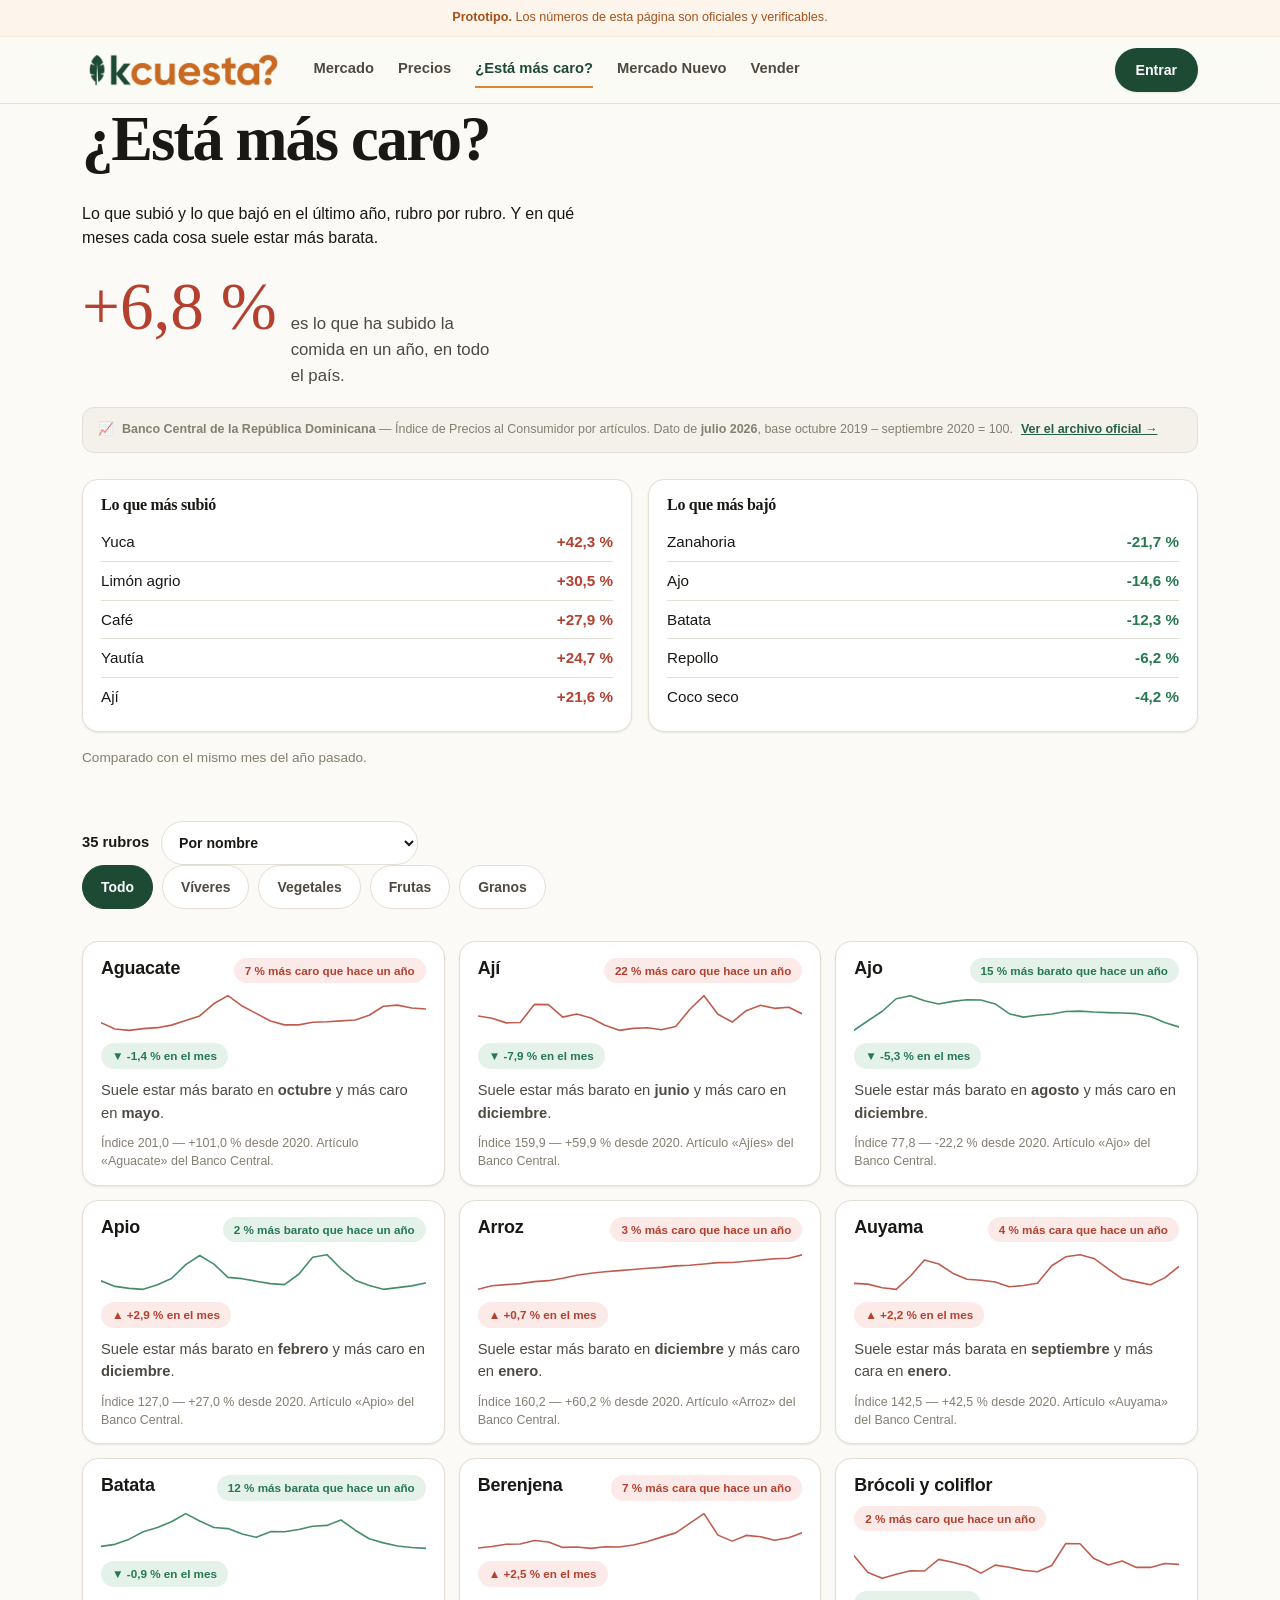
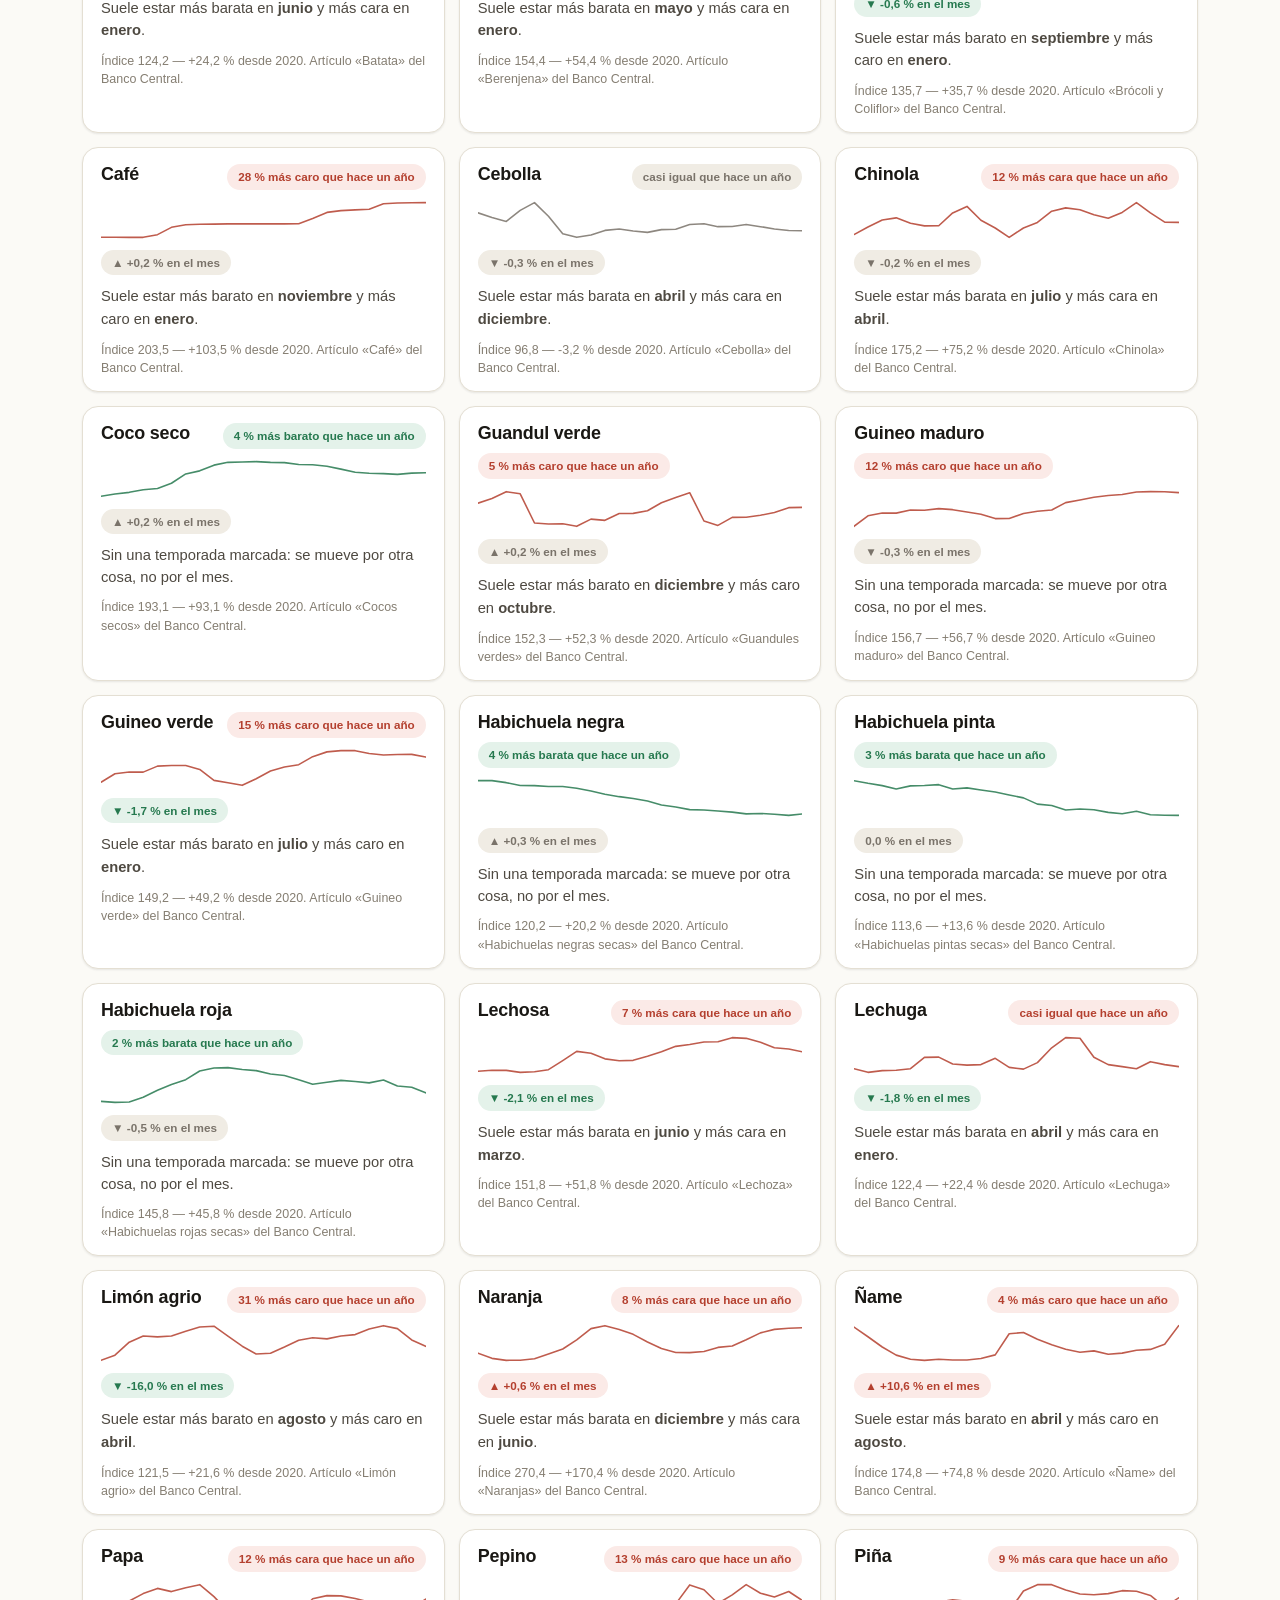
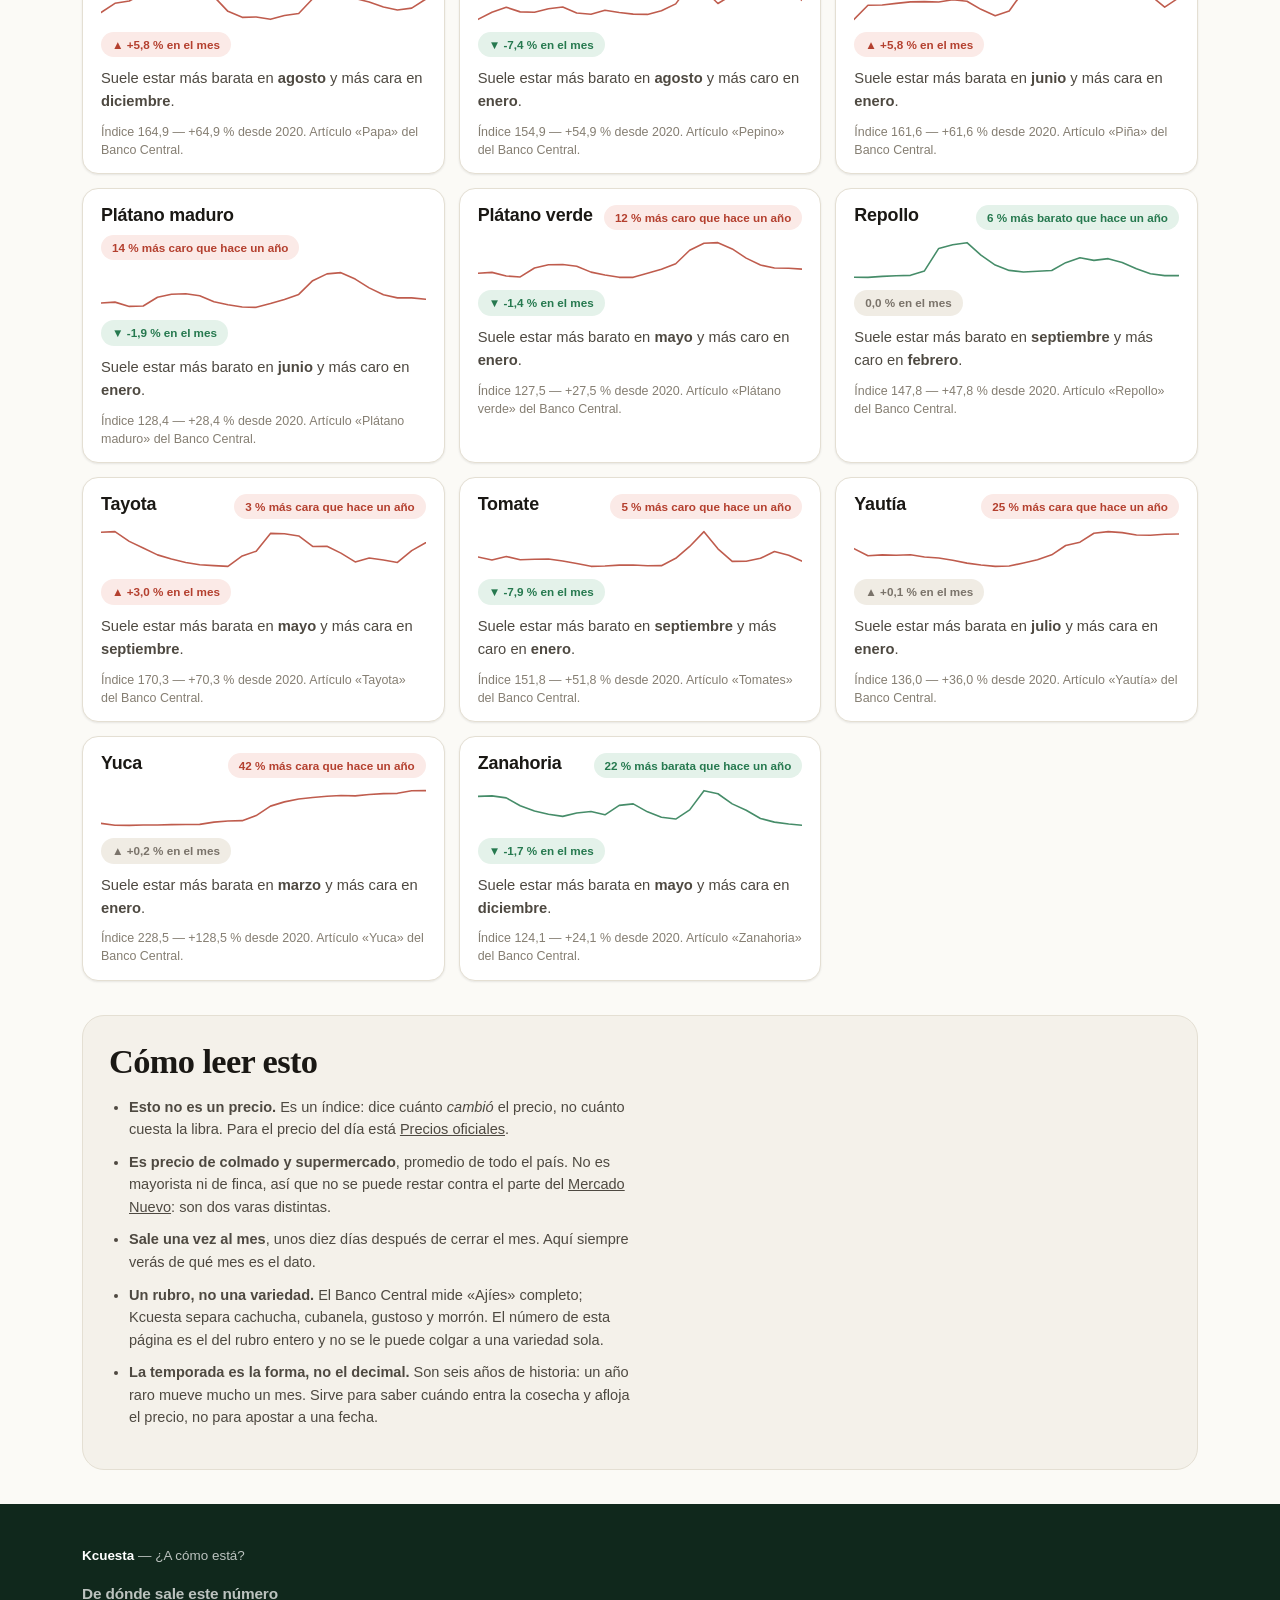
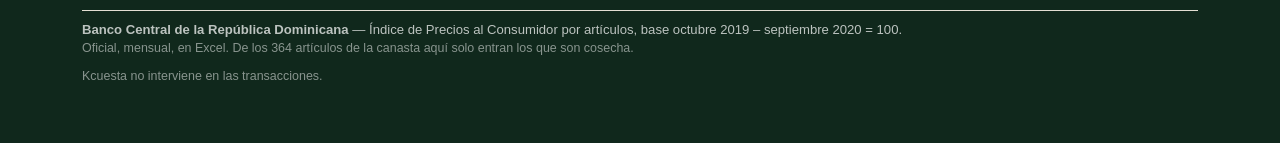
<file: inflacion.html>
<!DOCTYPE html>
<html lang="es-DO">
<head>
<meta charset="utf-8">
<meta name="viewport" content="width=device-width, initial-scale=1">
<title>¿Está más caro? La comida en un año — Kcuesta</title>
<meta name="description" content="Cuánto subió o bajó cada rubro agrícola en República Dominicana en el último año, y en qué meses suele estar más barato. Dato oficial del Banco Central.">
<link rel="icon" type="image/png" sizes="32x32" href="assets/brand/icono-32.png">
<link rel="icon" type="image/png" sizes="192x192" href="assets/brand/icono-192.png">
<link rel="apple-touch-icon" sizes="180x180" href="assets/brand/icono-180.png">
<link rel="manifest" href="manifest.json">
<meta name="theme-color" content="#1D4A33">
<meta property="og:title" content="¿Está más caro? — Kcuesta">
<meta property="og:description" content="Cuánto subió o bajó cada rubro en el último año, y en qué meses suele estar más barato. Dato oficial del Banco Central.">
<meta property="og:site_name" content="Kcuesta">
<meta property="og:locale" content="es_DO">
<meta property="og:image" content="https://kcuesta.com/assets/brand/og.jpg">
<meta property="og:image:width" content="1200">
<meta property="og:image:height" content="630">
<meta property="og:type" content="website">
<meta property="og:url" content="https://kcuesta.com/inflacion.html">
<meta name="twitter:card" content="summary_large_image">
<link rel="canonical" href="https://kcuesta.com/inflacion.html">
<link rel="stylesheet" href="assets/css/kcuesta.css?v=12">
</head>
<body class="con-pie">

<div class="aviso-demo"><strong>Prototipo.</strong> Los números de esta página son oficiales y verificables.</div>

<header class="barra">
  <div class="env barra-in">
    <a href="index.html" class="marca"><img src="assets/brand/logo.png?v=12" alt="Kcuesta — ¿A cómo está?" width="192" height="34"></a>
    <nav class="nav-esc">
      <a href="mercado.html">Mercado</a>
      <a href="precios.html">Precios</a>
      <a href="inflacion.html" class="on">¿Está más caro?</a>
      <a href="gremio.html">Mercado Nuevo</a>
      <a href="vender.html">Vender</a>
    </nav>
    <span id="sesion" class="sesion-env"><a class="boton btn-entrar" href="entrar.html">Entrar</a></span>
  </div>
</header>

<main class="env">

  <section class="hero">
    <h1>¿Está más caro?</h1>
    <p class="hero-sub">Lo que subió y lo que bajó en el último año, rubro por rubro. Y en qué
      meses cada cosa suele estar más barata.</p>
    <div class="inf-titular" id="titular"></div>
    <div class="fuente" id="fuente"></div>
  </section>

  <!-- Las dos listas van antes de las tarjetas a propósito: es la pregunta
       que la gente trae de la calle ("¿qué fue lo que se disparó?") y se
       contesta de un vistazo, sin filtrar ni buscar. -->
  <section class="inf-extremos">
    <div class="inf-col">
      <h2>Lo que más subió</h2>
      <ol id="subieron" class="inf-lista"></ol>
    </div>
    <div class="inf-col">
      <h2>Lo que más bajó</h2>
      <ol id="bajaron" class="inf-lista"></ol>
    </div>
    <p class="silencio inf-extremos-pie">Comparado con el mismo mes del año pasado.</p>
  </section>

  <section class="filtros">
    <div class="filtro-fila">
      <div class="cuenta" id="cuenta">— rubros</div>
      <div class="filtro-ctrl">
        <label class="sr" for="orden">Ordenar</label>
        <select id="orden">
          <option value="nombre">Por nombre</option>
          <option value="sube">Los que más subieron</option>
          <option value="baja">Los que más bajaron</option>
          <option value="peso">Los que más pesan en el gasto</option>
        </select>
      </div>
    </div>
    <div class="pastillas" id="pastillas"></div>
  </section>

  <section>
    <div class="inf-rejilla" id="rejilla"></div>
  </section>

  <section class="nota-metodo">
    <h2>Cómo leer esto</h2>
    <ul>
      <li><strong>Esto no es un precio.</strong> Es un índice: dice cuánto <em>cambió</em> el
        precio, no cuánto cuesta la libra. Para el precio del día está
        <a href="precios.html">Precios oficiales</a>.</li>
      <li><strong>Es precio de colmado y supermercado</strong>, promedio de todo el país. No es
        mayorista ni de finca, así que no se puede restar contra el parte del
        <a href="gremio.html">Mercado Nuevo</a>: son dos varas distintas.</li>
      <li><strong>Sale una vez al mes</strong>, unos diez días después de cerrar el mes. Aquí
        siempre verás de qué mes es el dato.</li>
      <li><strong>Un rubro, no una variedad.</strong> El Banco Central mide «Ajíes» completo; Kcuesta
        separa cachucha, cubanela, gustoso y morrón. El número de esta página es el del
        rubro entero y no se le puede colgar a una variedad sola.</li>
      <li><strong>La temporada es la forma, no el decimal.</strong> Son seis años de historia: un año
        raro mueve mucho un mes. Sirve para saber cuándo entra la cosecha y afloja el
        precio, no para apostar a una fecha.</li>
    </ul>
  </section>
</main>

<footer class="pie"><div class="env">
  <p><strong>Kcuesta</strong> — ¿A cómo está?</p>
  <div class="fuentes-lista">
    <h3>De dónde sale este número</h3>
    <ul>
      <li><b>Banco Central de la República Dominicana</b> — Índice de Precios al Consumidor por
        artículos, base octubre 2019 – septiembre 2020 = 100.
        <span class="silencio">Oficial, mensual, en Excel. De los 364 artículos de la canasta
        aquí solo entran los que son cosecha.</span></li>
    </ul>
    <p class="silencio">Kcuesta no interviene en las transacciones.</p>
  </div>
</div></footer>

<nav class="pie-nav">
  <a href="mercado.html"><span class="ico">🛒</span>Mercado</a>
  <a href="precios.html"><span class="ico">📊</span>Precios</a>
  <a href="vender.html"><span class="ico">➕</span>Vender</a>
  <a href="perfil.html"><span class="ico">👤</span>Cuenta</a>
</nav>

<script src="assets/js/config.js?v=12"></script>
<script src="assets/js/auth.js?v=12"></script>
<script src="assets/js/inflacion.js?v=12"></script>
</body>
</html>
</file>
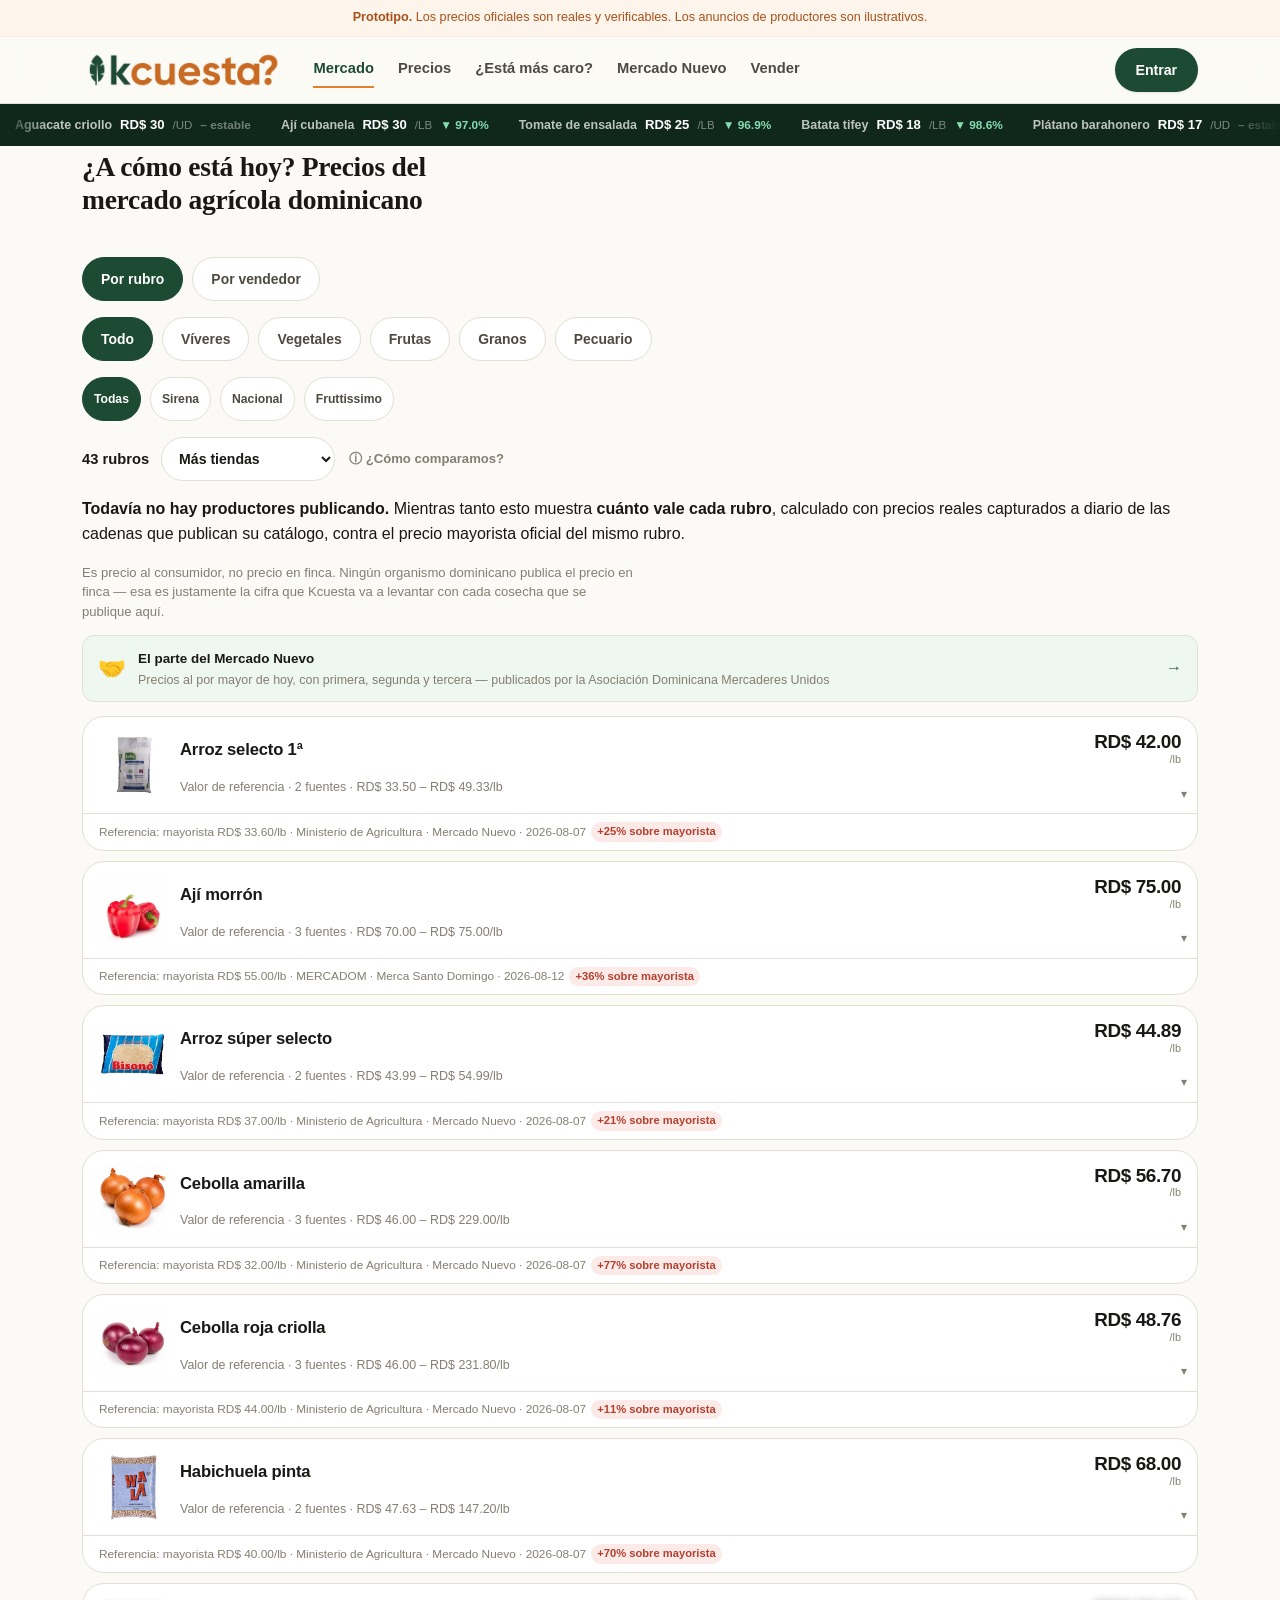
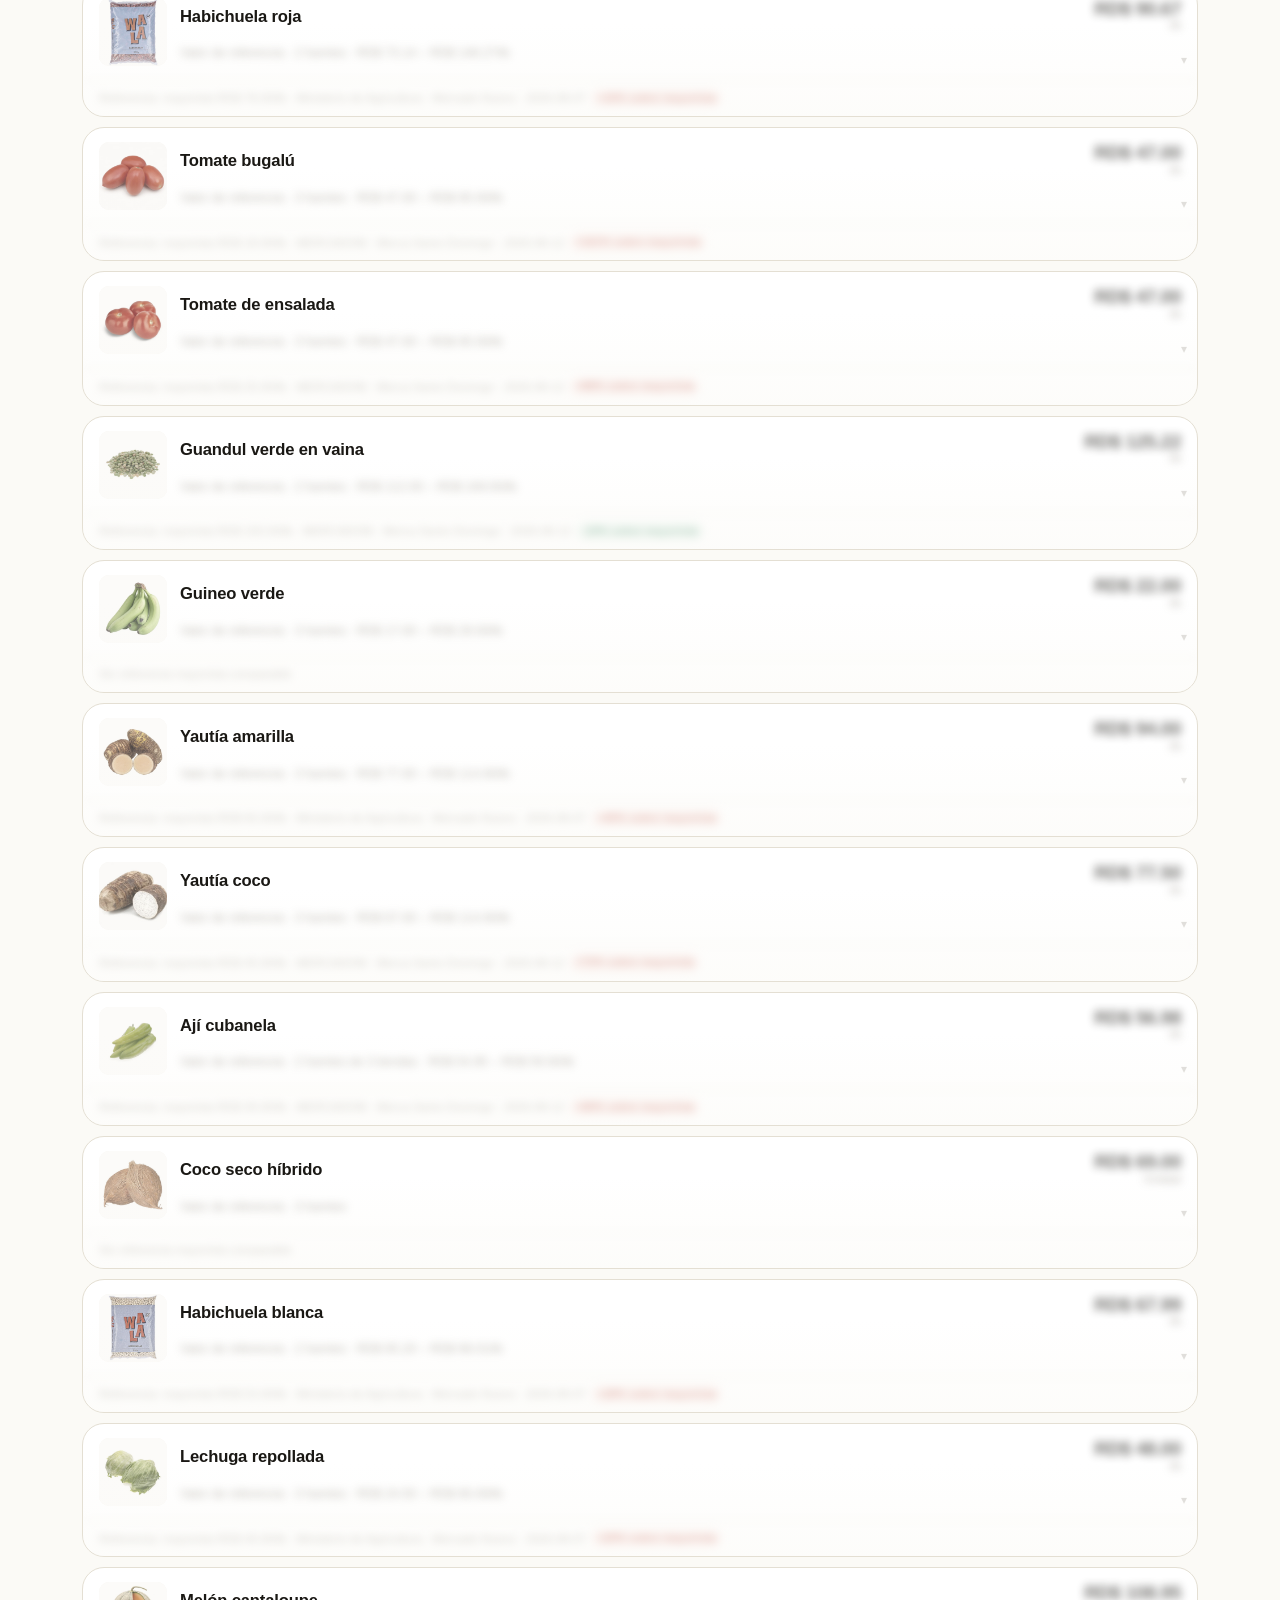
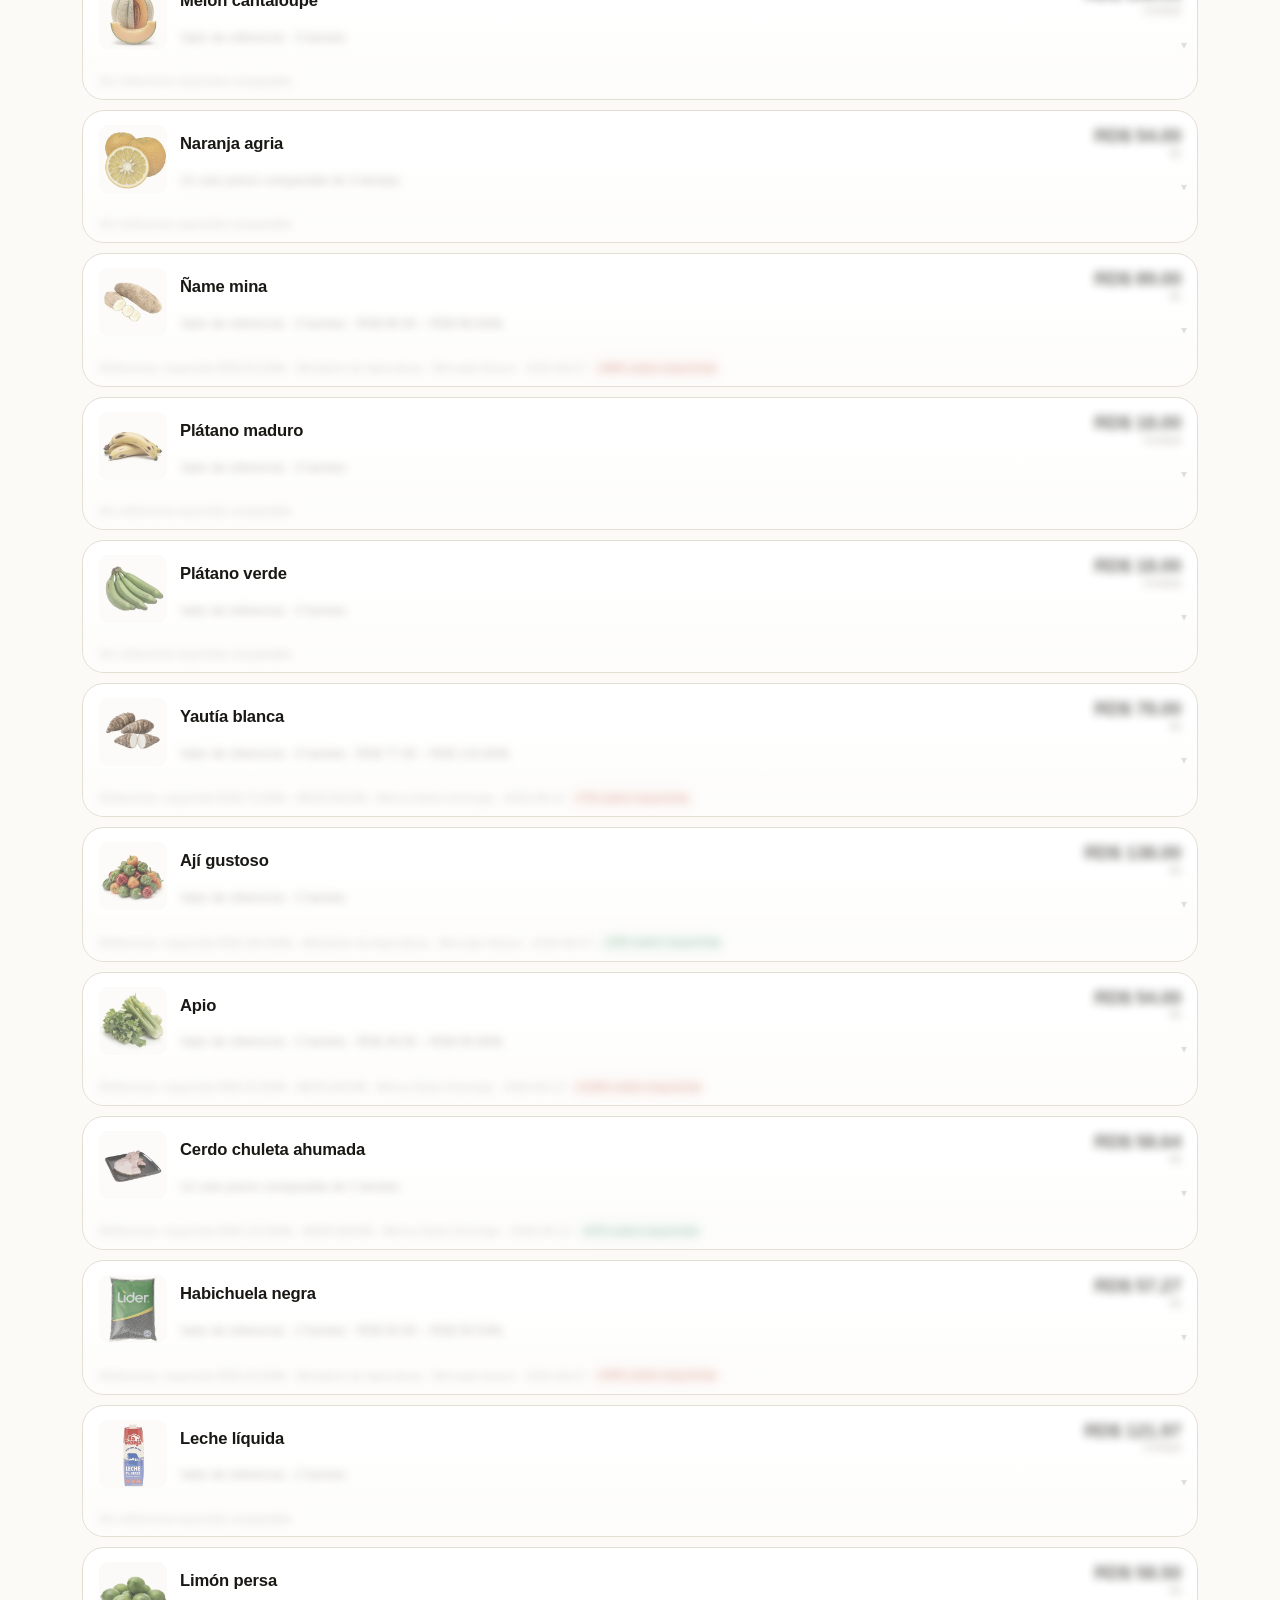
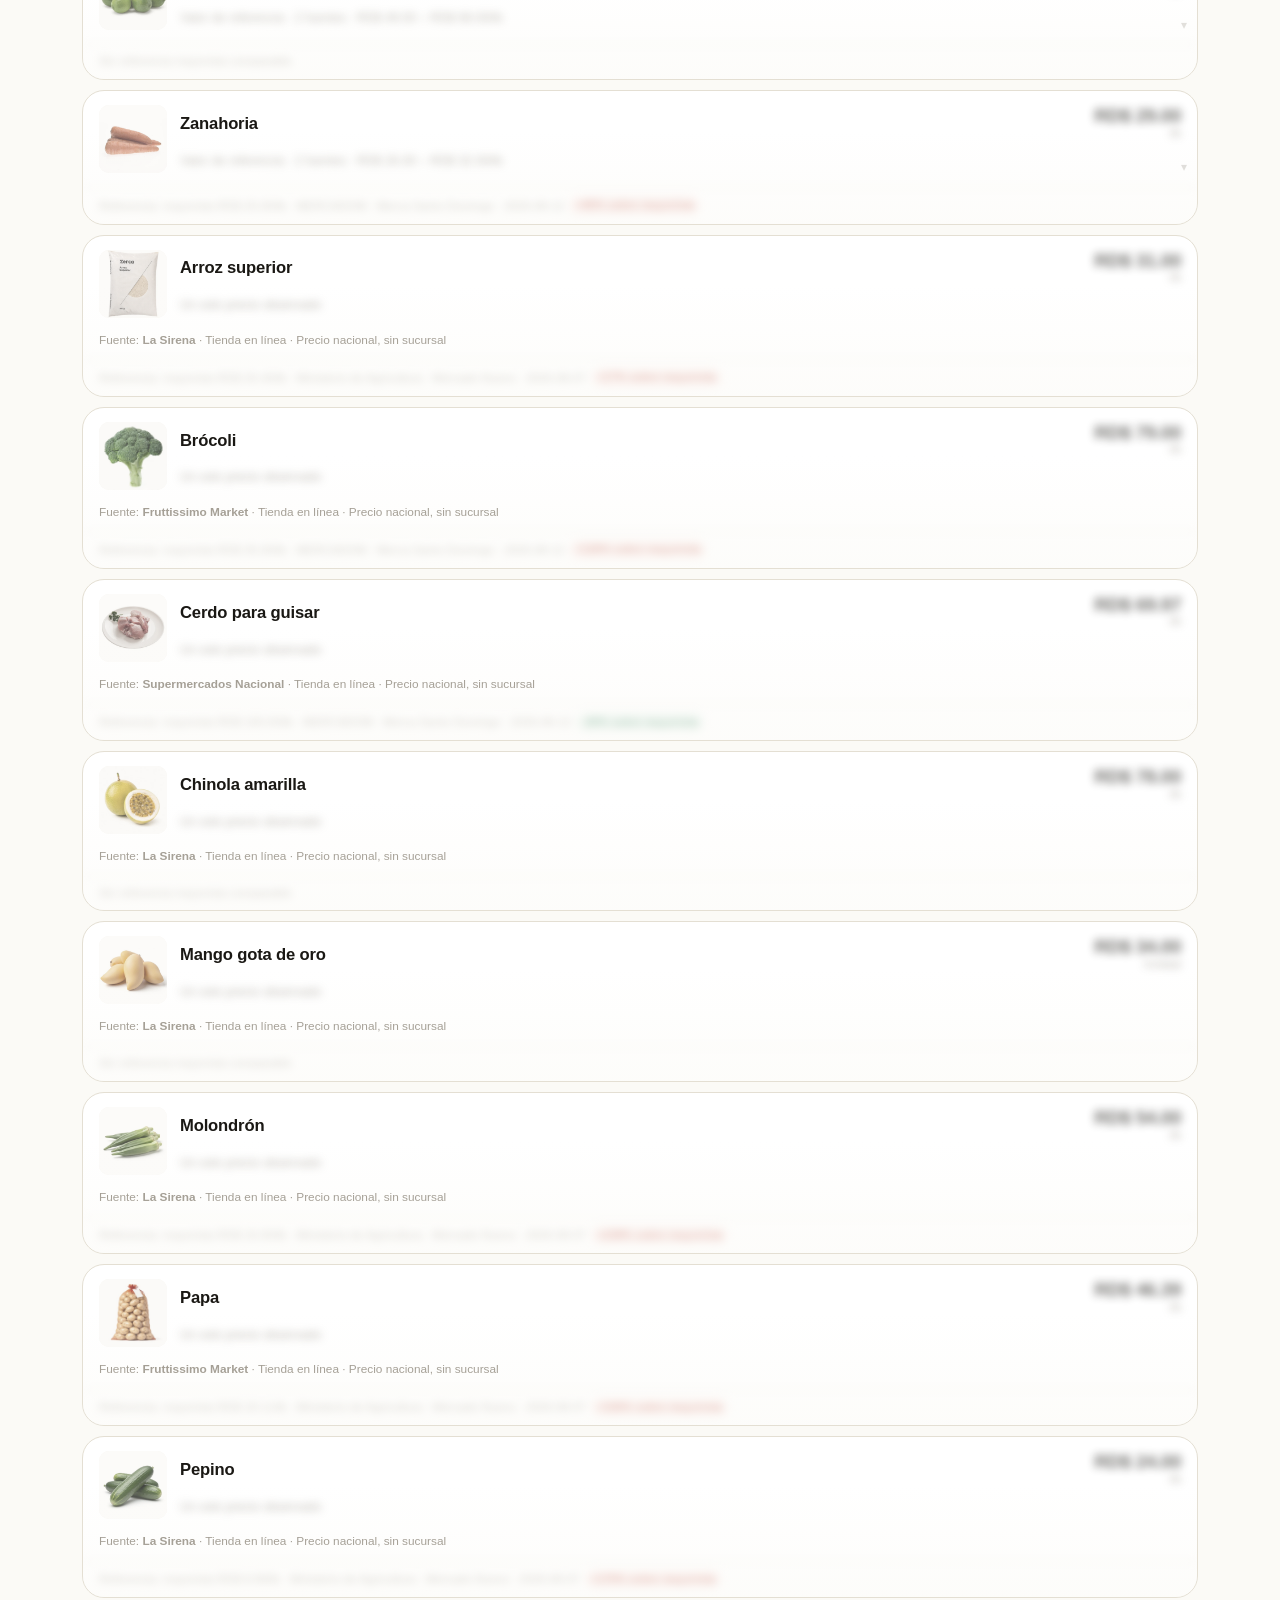
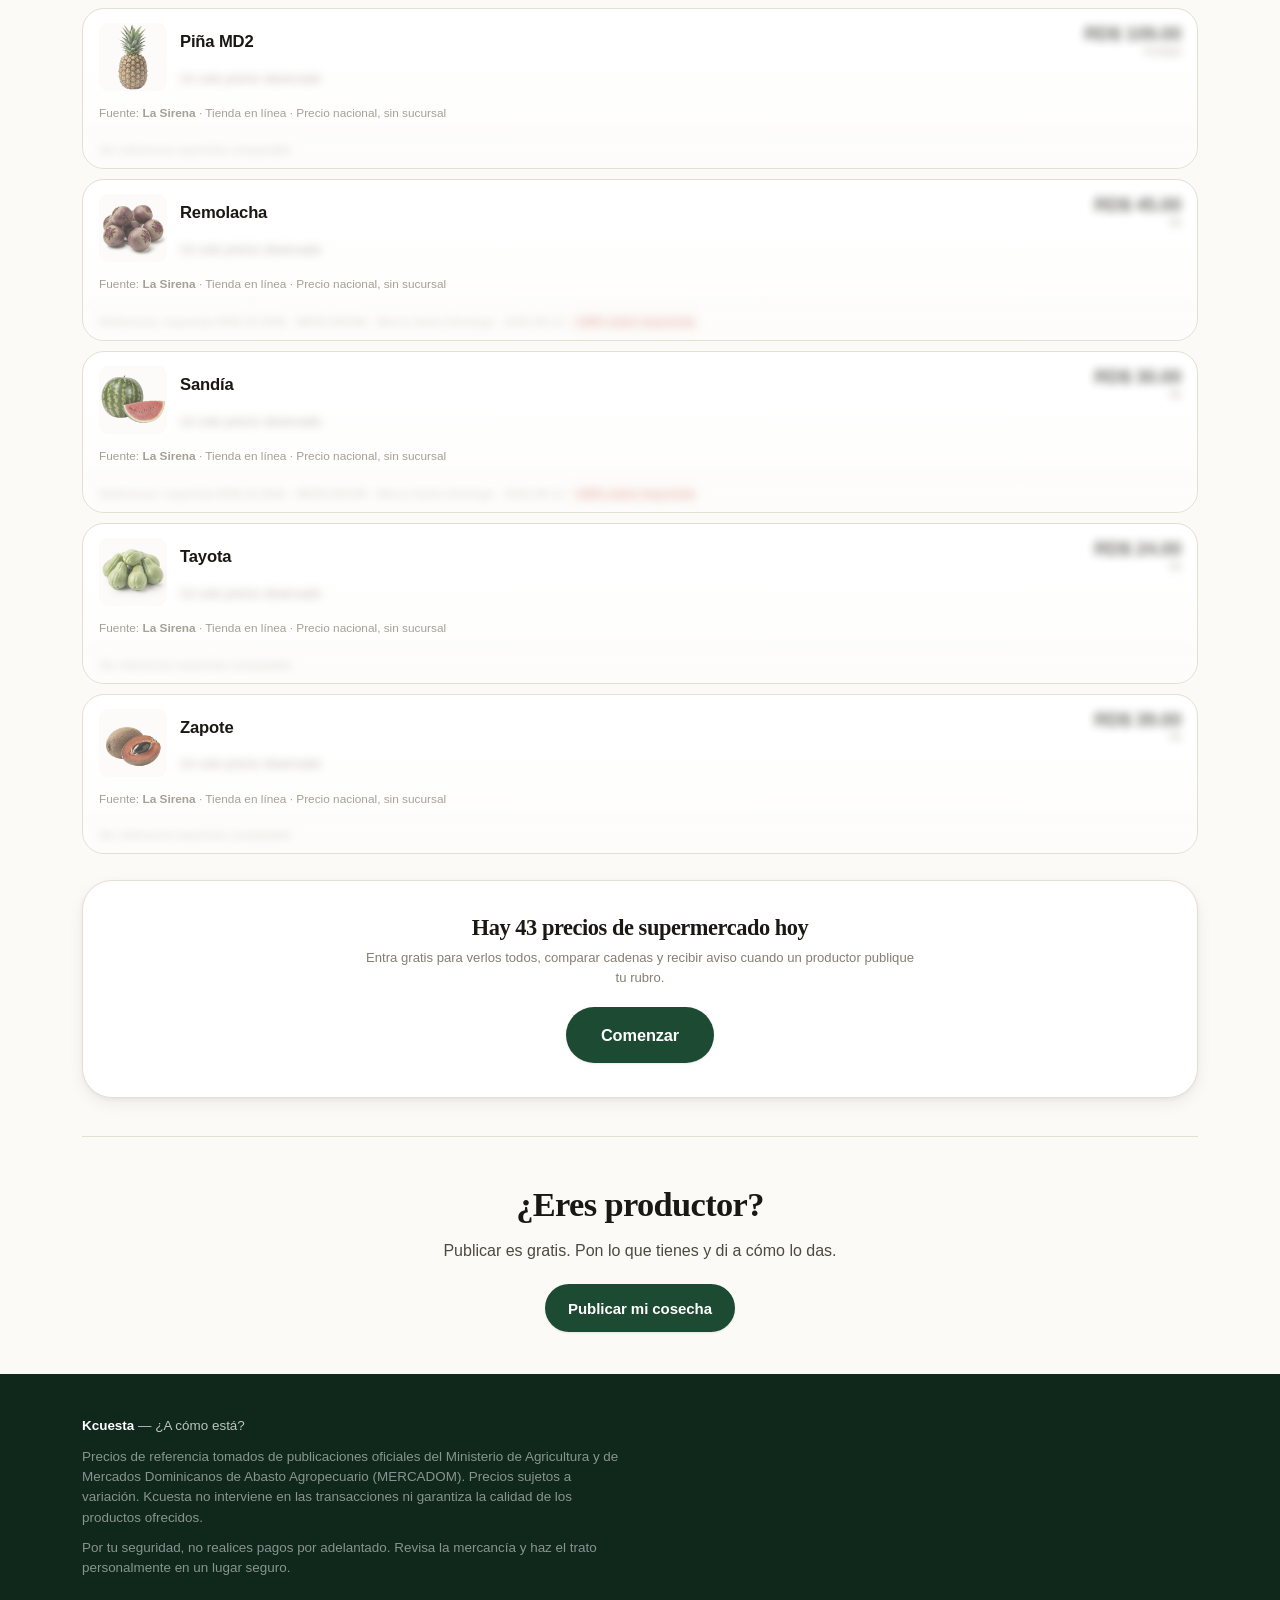
<file: mercado.html>
<!DOCTYPE html>
<html lang="es-DO">
<head>
<meta charset="utf-8">
<meta name="viewport" content="width=device-width, initial-scale=1">
<title>Kcuesta — ¿A cómo está? Precios y mercado agrícola de República Dominicana</title>
<meta name="description" content="Precios oficiales del mercado agrícola dominicano, claros y al día. Y lo que los productores tienen en venta hoy, con su precio comparado contra el mercado.">
<meta property="og:title" content="Kcuesta — ¿A cómo está?">
<meta property="og:description" content="El mercado digital dominicano. Compra y vende cosecha directo del productor, con el precio oficial al lado.">
<meta property="og:site_name" content="Kcuesta">
<meta property="og:locale" content="es_DO">
<link rel="icon" type="image/png" sizes="32x32" href="assets/brand/icono-32.png">
<link rel="icon" type="image/png" sizes="192x192" href="assets/brand/icono-192.png">
<link rel="apple-touch-icon" sizes="180x180" href="assets/brand/icono-180.png">
<link rel="manifest" href="manifest.json">
<meta name="theme-color" content="#1D4A33">
<meta property="og:image" content="https://kcuesta.com/assets/brand/og.jpg">
<meta property="og:image:width" content="1200">
<meta property="og:image:height" content="630">
<meta property="og:type" content="website">
<meta property="og:url" content="https://kcuesta.com/mercado.html">
<meta name="twitter:card" content="summary_large_image">
<link rel="canonical" href="https://kcuesta.com/mercado.html">
<link rel="stylesheet" href="assets/css/kcuesta.css?v=12">
</head>
<body class="con-pie pag-privada">

<div class="aviso-demo">
  <strong>Prototipo.</strong> Los precios oficiales son reales y verificables. Los anuncios de productores son ilustrativos.
</div>

<header class="barra">
  <div class="env barra-in">
    <a href="index.html" class="marca"><img src="assets/brand/logo.png?v=12" alt="Kcuesta — ¿A cómo está?" width="192" height="34"></a>
    <nav class="nav-esc">
      <a href="mercado.html" class="on">Mercado</a>
      <a href="precios.html">Precios</a>
      <a href="inflacion.html">¿Está más caro?</a>
      <a href="gremio.html">Mercado Nuevo</a>
      <a href="vender.html">Vender</a>
    </nav>
    <span id="sesion" class="sesion-env"><a class="boton btn-entrar" href="entrar.html">Entrar</a></span>
  </div>
</header>

<div class="cintillo">
  <div class="cintillo-in" id="cintillo"></div>
</div>

<main class="env">

  <h1 class="titulo-pagina">¿A cómo está hoy? Precios del mercado agrícola dominicano</h1>

  <section class="filtros" id="filtros">
    <!-- Dos ejes sobre los mismos datos: "¿a cómo está el ají?" y
         "¿qué tiene este vendedor?". Cuando entren productores, una finca
         con plátano, yuca y ají cae en el segundo sin cambiar nada. -->
    <div class="pastillas" id="vistas"></div>
    <div class="pastillas" id="pastillas"></div>
    <div class="pastillas cadenas" id="cadenas" hidden></div>
    <div class="filtro-fila">
      <div class="cuenta" id="cuenta">— resultados</div>
      <div class="filtro-ctrl">
        <label class="sr" for="orden">Ordenar por</label>
        <select id="orden">
          <option value="reciente">Más tiendas</option>
          <option value="brecha">Mayor sobreprecio</option>
          <option value="barato">Precio más bajo</option>
          <option value="nombre">A – Z</option>
        </select>
      </div>
      <button class="info-chip" id="btn-info" aria-label="Cómo comparamos los precios">
        <span aria-hidden="true">ⓘ</span> ¿Cómo comparamos?
      </button>
    </div>
  </section>

  <!-- Aviso honesto: hoy el mercado enseña góndola, no finca. Se oculta
       solo cuando entre el primer anuncio de productor. -->
  <section class="aviso-fuente" id="aviso-ofertas">
    <p>
      <strong>Todavía no hay productores publicando.</strong>
      Mientras tanto esto muestra <strong>cuánto vale cada rubro</strong>,
      calculado con precios reales capturados a diario de las cadenas que
      publican su catálogo, contra el precio mayorista oficial del mismo rubro.
    </p>
    <p class="silencio">
      Es precio al consumidor, no precio en finca. Ningún organismo dominicano
      publica el precio en finca — esa es justamente la cifra que Kcuesta va a
      levantar con cada cosecha que se publique aquí.
    </p>
  </section>

  <!-- Entrada al parte del Mercado Nuevo. Va ARRIBA de la rejilla y no en
       el pie: es el único precio mayorista del día que tiene el sitio, y
       enterrarlo debajo de 43 tarjetas de supermercado lo esconde justo de
       quien vino a preguntar a cómo está. -->
  <a class="enlace-gremio" href="gremio.html">
    <span class="eg-ico" aria-hidden="true">🤝</span>
    <span class="eg-txt">
      <b>El parte del Mercado Nuevo</b>
      <span class="silencio">Precios al por mayor de hoy, con primera, segunda y
      tercera — publicados por la Asociación Dominicana Mercaderes Unidos</span>
    </span>
    <span class="eg-flecha" aria-hidden="true">→</span>
  </a>

  <section>
    <div class="rejilla" id="rejilla"><!--tabla-mercado-->
<table class="tabla-estatica"><caption>Precio de góndola de 43 rubros agrícolas en supermercados dominicanos que publican su catálogo, comparado contra el mostrador mayorista. Precios de góndola capturados de las cadenas dominicanas que publican su catálogo. Son precio al consumidor, NO precio en finca. Actualizado el 16 de agosto 2026. La banda es el rango normal del mercado (p25–p75), no un ranking: no se corona la cadena más barata.</caption><thead><tr><th scope="col">Rubro</th><th scope="col">En góndola</th><th scope="col">Banda del mercado</th><th scope="col">Referencia mayorista</th><th scope="col">Sobreprecio</th></tr></thead><tbody><tr><th scope="row">Ají cubanela</th><td>RD$ 54.95 – 59.00/lb</td><td>RD$ 55.96 – 57.99</td><td>RD$ 30.00/lb · MERCADOM — Merca Santo Domingo · 2026-08-12</td><td>+90%</td></tr><tr><th scope="row">Ají gustoso</th><td>RD$ 138.00/lb</td><td>RD$ 138.00 – 138.00</td><td>RD$ 160.00/lb · Ministerio de Agricultura · 2026-08-07</td><td>+-14%</td></tr><tr><th scope="row">Ají morrón</th><td>RD$ 70.00 – 75.00/lb</td><td>RD$ 75.00 – 75.00</td><td>RD$ 55.00/lb · MERCADOM — Merca Santo Domingo · 2026-08-12</td><td>+36%</td></tr><tr><th scope="row">Apio</th><td>RD$ 49.00 – 59.00/lb</td><td>RD$ 51.50 – 56.50</td><td>RD$ 25.00/lb · MERCADOM — Merca Santo Domingo · 2026-08-12</td><td>+116%</td></tr><tr><th scope="row">Arroz selecto 1ª</th><td>RD$ 33.50 – 49.33/lb</td><td>RD$ 34.25 – 44.75</td><td>RD$ 33.60/lb · Ministerio de Agricultura · 2026-08-07</td><td>+25%</td></tr><tr><th scope="row">Arroz superior</th><td>RD$ 31.00/lb</td><td>RD$ 31.00 – 31.00</td><td>RD$ 26.40/lb · Ministerio de Agricultura · 2026-08-07</td><td>+17%</td></tr><tr><th scope="row">Arroz súper selecto</th><td>RD$ 43.99 – 54.99/lb</td><td>RD$ 44.75 – 46.91</td><td>RD$ 37.00/lb · Ministerio de Agricultura · 2026-08-07</td><td>+21%</td></tr><tr><th scope="row">Brócoli</th><td>RD$ 79.00/lb</td><td>RD$ 79.00 – 79.00</td><td>RD$ 35.00/lb · MERCADOM — Merca Santo Domingo · 2026-08-12</td><td>+126%</td></tr><tr><th scope="row">Cebolla amarilla</th><td>RD$ 46.00 – 229.00/lb</td><td>RD$ 46.75 – 144.98</td><td>RD$ 32.00/lb · Ministerio de Agricultura · 2026-08-07</td><td>+77%</td></tr><tr><th scope="row">Cebolla roja criolla</th><td>RD$ 46.00 – 231.80/lb</td><td>RD$ 46.62 – 99.63</td><td>RD$ 44.00/lb · Ministerio de Agricultura · 2026-08-07</td><td>+11%</td></tr><tr><th scope="row">Cerdo chuleta ahumada</th><td>RD$ 58.64/lb</td><td>RD$ 58.64 – 58.64</td><td>RD$ 110.00/lb · MERCADOM — Merca Santo Domingo · 2026-08-12</td><td>+-47%</td></tr><tr><th scope="row">Cerdo para guisar</th><td>RD$ 69.97/lb</td><td>RD$ 69.97 – 69.97</td><td>RD$ 100.00/lb · MERCADOM — Merca Santo Domingo · 2026-08-12</td><td>+-30%</td></tr><tr><th scope="row">Chinola amarilla</th><td>RD$ 78.00/lb</td><td>RD$ 78.00 – 78.00</td><td>—</td><td>—</td></tr><tr><th scope="row">Coco seco híbrido</th><td>no se vende por peso</td><td>—</td><td>—</td><td>—</td></tr><tr><th scope="row">Guandul verde en vaina</th><td>RD$ 112.00 – 169.00/lb</td><td>RD$ 119.03 – 139.05</td><td>RD$ 155.00/lb · MERCADOM — Merca Santo Domingo · 2026-08-12</td><td>+-19%</td></tr><tr><th scope="row">Guineo verde</th><td>RD$ 17.00 – 29.00/lb</td><td>RD$ 17.00 – 27.50</td><td>—</td><td>—</td></tr><tr><th scope="row">Habichuela blanca</th><td>RD$ 65.20 – 68.01/lb</td><td>RD$ 66.59 – 68.00</td><td>RD$ 53.00/lb · Ministerio de Agricultura · 2026-08-07</td><td>+28%</td></tr><tr><th scope="row">Habichuela negra</th><td>RD$ 55.00 – 59.53/lb</td><td>RD$ 56.13 – 58.40</td><td>RD$ 40.00/lb · Ministerio de Agricultura · 2026-08-07</td><td>+43%</td></tr><tr><th scope="row">Habichuela pinta</th><td>RD$ 47.63 – 147.20/lb</td><td>RD$ 52.72 – 78.24</td><td>RD$ 40.00/lb · Ministerio de Agricultura · 2026-08-07</td><td>+70%</td></tr><tr><th scope="row">Habichuela roja</th><td>RD$ 73.14 – 148.27/lb</td><td>RD$ 73.14 – 93.52</td><td>RD$ 78.00/lb · Ministerio de Agricultura · 2026-08-07</td><td>+16%</td></tr><tr><th scope="row">Leche líquida</th><td>no se vende por peso</td><td>—</td><td>—</td><td>—</td></tr><tr><th scope="row">Lechuga repollada</th><td>RD$ 24.50 – 60.00/lb</td><td>RD$ 36.25 – 54.00</td><td>RD$ 40.00/lb · Ministerio de Agricultura · 2026-08-07</td><td>+20%</td></tr><tr><th scope="row">Limón persa</th><td>RD$ 49.00 – 68.00/lb</td><td>RD$ 53.75 – 63.25</td><td>—</td><td>—</td></tr><tr><th scope="row">Mango gota de oro</th><td>no se vende por peso</td><td>—</td><td>—</td><td>—</td></tr><tr><th scope="row">Melón cantaloupe</th><td>no se vende por peso</td><td>—</td><td>—</td><td>—</td></tr><tr><th scope="row">Molondrón</th><td>RD$ 54.00/lb</td><td>RD$ 54.00 – 54.00</td><td>RD$ 16.00/lb · Ministerio de Agricultura · 2026-08-07</td><td>+238%</td></tr><tr><th scope="row">Naranja agria</th><td>RD$ 54.00/lb</td><td>RD$ 54.00 – 54.00</td><td>—</td><td>—</td></tr><tr><th scope="row">Papa</th><td>RD$ 46.39/lb</td><td>RD$ 46.39 – 46.39</td><td>RD$ 18.11/lb · Ministerio de Agricultura · 2026-08-07</td><td>+156%</td></tr><tr><th scope="row">Pepino</th><td>RD$ 24.00/lb</td><td>RD$ 24.00 – 24.00</td><td>RD$ 8.89/lb · Ministerio de Agricultura · 2026-08-07</td><td>+170%</td></tr><tr><th scope="row">Piña MD2</th><td>no se vende por peso</td><td>—</td><td>—</td><td>—</td></tr><tr><th scope="row">Plátano maduro</th><td>no se vende por peso</td><td>—</td><td>—</td><td>—</td></tr><tr><th scope="row">Plátano verde</th><td>no se vende por peso</td><td>—</td><td>—</td><td>—</td></tr><tr><th scope="row">Remolacha</th><td>RD$ 45.00/lb</td><td>RD$ 45.00 – 45.00</td><td>RD$ 35.00/lb · MERCADOM — Merca Santo Domingo · 2026-08-12</td><td>+29%</td></tr><tr><th scope="row">Sandía</th><td>RD$ 30.00/lb</td><td>RD$ 30.00 – 30.00</td><td>RD$ 20.00/lb · MERCADOM — Merca Santo Domingo · 2026-08-12</td><td>+50%</td></tr><tr><th scope="row">Tayota</th><td>RD$ 24.00/lb</td><td>RD$ 24.00 – 24.00</td><td>—</td><td>—</td></tr><tr><th scope="row">Tomate bugalú</th><td>RD$ 47.00 – 65.00/lb</td><td>RD$ 47.00 – 65.00</td><td>RD$ 18.00/lb · MERCADOM — Merca Santo Domingo · 2026-08-12</td><td>+161%</td></tr><tr><th scope="row">Tomate de ensalada</th><td>RD$ 47.00 – 65.00/lb</td><td>RD$ 47.00 – 65.00</td><td>RD$ 25.00/lb · MERCADOM — Merca Santo Domingo · 2026-08-12</td><td>+88%</td></tr><tr><th scope="row">Yautía amarilla</th><td>RD$ 77.00 – 114.00/lb</td><td>RD$ 77.75 – 111.00</td><td>RD$ 65.00/lb · Ministerio de Agricultura · 2026-08-07</td><td>+45%</td></tr><tr><th scope="row">Yautía blanca</th><td>RD$ 77.00 – 110.00/lb</td><td>RD$ 77.50 – 94.00</td><td>RD$ 73.00/lb · MERCADOM — Merca Santo Domingo · 2026-08-12</td><td>+7%</td></tr><tr><th scope="row">Yautía coco</th><td>RD$ 67.00 – 114.00/lb</td><td>RD$ 74.50 – 87.00</td><td>RD$ 45.00/lb · MERCADOM — Merca Santo Domingo · 2026-08-12</td><td>+72%</td></tr><tr><th scope="row">Zanahoria</th><td>RD$ 26.00 – 32.00/lb</td><td>RD$ 27.50 – 30.50</td><td>RD$ 20.00/lb · MERCADOM — Merca Santo Domingo · 2026-08-12</td><td>+45%</td></tr><tr><th scope="row">Zapote</th><td>RD$ 39.00/lb</td><td>RD$ 39.00 – 39.00</td><td>—</td><td>—</td></tr><tr><th scope="row">Ñame mina</th><td>RD$ 85.00 – 89.00/lb</td><td>RD$ 87.00 – 89.00</td><td>RD$ 60.00/lb · Ministerio de Agricultura · 2026-08-07</td><td>+48%</td></tr></tbody></table>
<!--/tabla-mercado--></div>
    <div class="vacio" id="vacio" hidden>
      <h3>Todavía no hay anuncios de este rubro</h3>
      <p class="silencio">Pero el precio oficial sí está. Publica lo tuyo y sé el primero.</p>
      <a href="vender.html" class="boton" style="max-width:260px;margin:12px auto 0;">Publicar mi cosecha</a>
    </div>
  </section>

  <section class="cierre" id="cierre-vendedor">
    <h2>¿Eres productor?</h2>
    <p>Publicar es gratis. Pon lo que tienes y di a cómo lo das.</p>
    <a href="vender.html" class="boton" style="max-width:300px">Publicar mi cosecha</a>
  </section>

</main>

<!-- La explicación vive aquí: a un toque, fuera del camino -->
<dialog id="dlg-info" class="modal hoja">
  <div class="hoja-barra"></div>
  <h3>¿Cómo comparamos?</h3>
  <p>
    La cifra grande de cada tarjeta es el <strong>valor de referencia</strong>: la
    <strong>mediana</strong> de lo que cobran las fuentes de ese día, normalizada
    <strong>por libra</strong>. Mediana y no promedio, porque un saco mal
    etiquetado mueve el promedio y no mueve la mediana. Debajo va el rango,
    para que se vea qué tan parejo está el mercado.
  </p>
  <p>
    <strong>No es el precio más barato.</strong> Kcuesta no es un buscador de
    ofertas: la pregunta que contesta es a cómo está la cosa, no dónde sale
    más barata hoy.
  </p>
  <p>
    Al pie de cada tarjeta va la <strong>referencia mayorista oficial</strong>, en el
    mismo empaque en que se vende el rubro. Sale de dos sondeos del gobierno y la
    tarjeta dice de cuál:
  </p>
  <ul class="lista-fuentes-corta">
    <li><b>Ministerio de Agricultura · Mercado Nuevo</b> — su informe interdiario
      mide el mostrador mayorista del Mercado Nuevo de la Duarte.</li>
    <li><b>MERCADOM · Merca Santo Domingo</b> — otra plaza, en el km 22 de la
      Autopista Duarte. Publica a diario.</li>
  </ul>
  <p class="silencio">
    Son dos lugares distintos y no siempre coinciden, así que cada tarjeta enseña
    cuál de los dos usó y de qué fecha. Nada de esto es el parte de la
    <a href="gremio.html">Asociación Mercaderes Unidos</a>, que es un tercer
    número —el de los propios comerciantes— y vive en su propia página.
  </p>

  <h4>¿De cuál sucursal es el precio?</h4>
  <p>
    De ninguna. Lo que se captura es la <strong>tienda en línea</strong> de cada
    cadena, que cotiza <strong>un solo precio para todo el país</strong>. Ponerle
    un barrio a esa cifra sería inventarlo.
  </p>
  <p class="silencio">
    La ubicación llega cuando publique gente de verdad: cada quien dice dónde
    se le consigue, incluidos los mercados donde vende mucha gente a la vez,
    como el Mercado Nuevo.
  </p>

  <h4>Y algo que casi nadie sabe</h4>
  <p>
    El país publica precios en cinco niveles. <strong>Falta la finca.</strong> El escalón
    más bajo que alguien mide ya viene después del intermediario.
  </p>

  <div class="escalera">
    <div class="esc-fila"><span>Finca</span><b class="esc-falta">no se mide</b></div>
    <div class="esc-fila"><span>Mayorista</span><b class="cifra">RD$ 20.00 / lb</b></div>
    <div class="esc-fila"><span>Minorista</span><b class="cifra">RD$ 35.00 / lb</b></div>
    <div class="esc-fila"><span>Supermercado</span><b class="cifra">RD$ 61.49 / lb</b></div>
    <div class="esc-fila"><span>Colmado</span><b class="cifra">RD$ 91.50 / lb</b></div>
  </div>
  <p class="silencio">
    Ají cubanela, mismo producto. Del mostrador mayorista al colmado: <strong>+154%</strong>.
  </p>

  <p class="silencio">
    Fuente: <strong>Ministerio de Agricultura</strong>, informe del 7 de agosto 2026 ·
    <strong>Merca Santo Domingo</strong>, 12 de agosto 2026.
    <a href="https://agricultura.gob.do/wp-content/uploads/2026/08/Informe-de-precios-07-de-agosto-2026.pdf"
       target="_blank" rel="noopener">Ver documento oficial →</a>
  </p>

  <button class="boton" id="btn-info-cerrar">Entendido</button>
</dialog>

<footer class="pie">
  <div class="env">
    <p><strong>Kcuesta</strong> — ¿A cómo está?</p>
    <p class="silencio">
      Precios de referencia tomados de publicaciones oficiales del Ministerio de Agricultura y de
      Mercados Dominicanos de Abasto Agropecuario (MERCADOM). Precios sujetos a variación.
      Kcuesta no interviene en las transacciones ni garantiza la calidad de los productos ofrecidos.
    </p>
    <p class="silencio">
      Por tu seguridad, no realices pagos por adelantado. Revisa la mercancía y haz el trato
      personalmente en un lugar seguro.
    </p>
  </div>
</footer>

<nav class="pie-nav">
  <a href="mercado.html" class="on"><span class="ico">🛒</span>Mercado</a>
  <a href="precios.html"><span class="ico">📊</span>Precios</a>
  <a href="vender.html"><span class="ico">➕</span>Vender</a>
  <a href="perfil.html"><span class="ico">👤</span>Cuenta</a>
</nav>

<dialog id="modal" class="modal">
  <form method="dialog">
    <h3 class="modal-tit">Contactar</h3>
    <p class="silencio">Así se vería el mensaje. En el prototipo no se envía nada.</p>
    <label class="sr" for="m-msg">Mensaje</label>
    <textarea id="m-msg" class="modal-msg" rows="5"></textarea>
    <div class="modal-acc">
      <button class="boton" value="wa">Enviar por WhatsApp</button>
      <button class="boton fantasma" value="cerrar">Cerrar</button>
    </div>
    <p class="silencio" style="margin-top:10px">
      Por tu seguridad, no realices pagos por adelantado. Revisa la mercancía y haz el trato
      personalmente en un lugar seguro.
    </p>
  </form>
</dialog>

<script src="assets/js/config.js?v=12"></script>
<script src="assets/js/auth.js?v=12"></script>
<script src="assets/js/datos.js?v=12"></script>
<script src="assets/js/app.js?v=12"></script>
<!--ld-->
<script type="application/ld+json">{"@context":"https://schema.org","@type":"Dataset","name":"Precios de góndola de supermercados dominicanos frente al mercado mayorista","description":"Precios de góndola capturados de las cadenas dominicanas que publican su catálogo. Son precio al consumidor, NO precio en finca.","url":"https://kcuesta.com/mercado.html","inLanguage":"es-DO","isAccessibleForFree":true,"dateModified":"2026-08-16","spatialCoverage":{"@type":"Country","name":"República Dominicana"},"variableMeasured":[{"@type":"PropertyValue","name":"Precio al consumidor","unitText":"DOP/libra"},{"@type":"PropertyValue","name":"Banda del mercado (p25–p75)","unitText":"DOP/libra"},{"@type":"PropertyValue","name":"Sobreprecio sobre el mayorista","unitText":"%"}],"keywords":["precios de supermercado","República Dominicana","góndola","canasta básica","agricultura"],"distribution":[{"@type":"DataDownload","contentUrl":"https://kcuesta.com/data/ofertas.json","encodingFormat":"application/json"}],"creator":{"@type":"Organization","name":"Kcuesta","url":"https://kcuesta.com/"},"publisher":{"@type":"Organization","name":"Kcuesta","url":"https://kcuesta.com/"}}</script>
<!--/ld-->
</body>
</html>
</file>
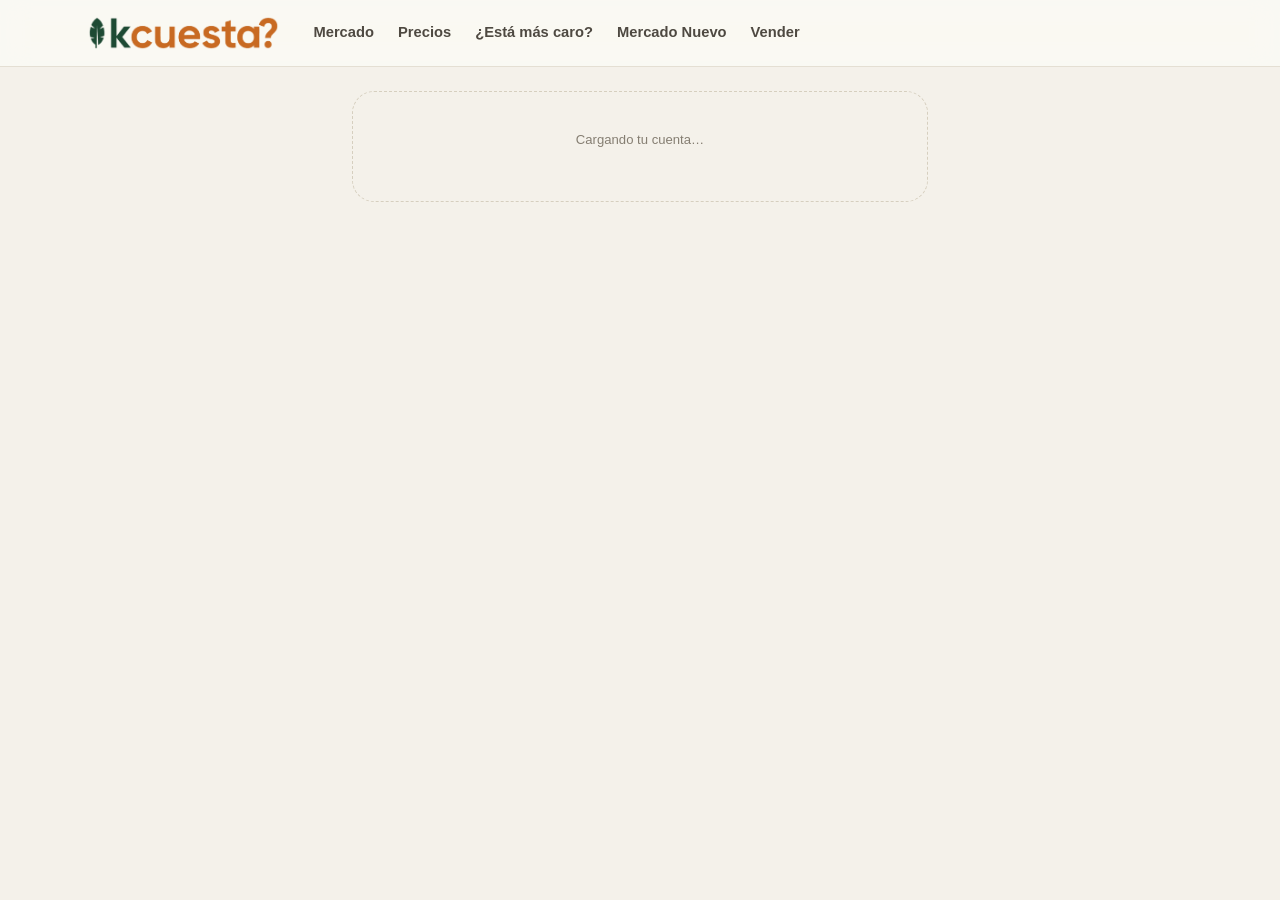
<file: perfil.html>
<!DOCTYPE html>
<html lang="es-DO">
<head>
<meta charset="utf-8">
<meta name="viewport" content="width=device-width, initial-scale=1">
<title>Mi cuenta — Kcuesta</title>
<meta name="robots" content="noindex">
<link rel="icon" type="image/png" sizes="32x32" href="assets/brand/icono-32.png">
<link rel="icon" type="image/png" sizes="192x192" href="assets/brand/icono-192.png">
<link rel="apple-touch-icon" sizes="180x180" href="assets/brand/icono-180.png">
<link rel="manifest" href="manifest.json">
<meta name="theme-color" content="#1D4A33">
<meta property="og:image" content="https://kcuesta.com/assets/brand/og.jpg">
<meta property="og:image:width" content="1200">
<meta property="og:image:height" content="630">
<meta property="og:type" content="website">
<meta property="og:url" content="https://kcuesta.com/perfil.html">
<meta name="twitter:card" content="summary_large_image">
<link rel="canonical" href="https://kcuesta.com/perfil.html">
<link rel="stylesheet" href="assets/css/kcuesta.css?v=12">
</head>
<body class="con-pie pag-perfil">

<header class="barra">
  <div class="env barra-in">
    <a href="index.html" class="marca"><img src="assets/brand/logo.png?v=12" alt="Kcuesta — ¿A cómo está?" width="192" height="34"></a>
    <nav class="nav-esc">
      <a href="mercado.html">Mercado</a>
      <a href="precios.html">Precios</a>
      <a href="inflacion.html">¿Está más caro?</a>
      <a href="gremio.html">Mercado Nuevo</a>
      <a href="vender.html">Vender</a>
    </nav>
    <span id="sesion" class="sesion-env"></span>
  </div>
</header>

<main class="env" style="max-width:640px">

  <div id="cargando" class="vacio" style="margin-top:24px">
    <p class="silencio">Cargando tu cuenta…</p>
  </div>

  <div id="sin-sesion" class="vacio" style="margin-top:24px" hidden>
    <h3>Necesitas entrar</h3>
    <p class="silencio">Entra para ver y editar tu cuenta.</p>
    <a href="entrar.html" class="boton" style="max-width:240px;margin:12px auto 0">Entrar</a>
  </div>

  <div id="cuenta" hidden>

    <section class="perfil-cab">
      <div class="perfil-avatar" id="avatar">?</div>
      <div>
        <h1 id="perfil-nombre">Mi cuenta</h1>
        <p class="silencio" id="perfil-email"></p>
      </div>
    </section>

    <div class="aviso-completar" id="aviso" hidden>
      <strong>Completa tu perfil.</strong>
      <span id="aviso-txt"></span>
    </div>

    <form class="form" id="form-perfil">

      <div class="campo">
        <label>¿Qué haces en Kcuesta?</label>
        <div class="opciones" id="tipo">
          <button type="button" class="opcion" data-tipo="comprador">Compro</button>
          <button type="button" class="opcion" data-tipo="vendedor">Vendo</button>
          <button type="button" class="opcion" data-tipo="ambos">Las dos</button>
        </div>
        <p class="ayuda">Para publicar una cosecha tienes que marcar "Vendo" o "Las dos".</p>
      </div>

      <div class="campo">
        <label for="nombre">Tu nombre</label>
        <input type="text" id="nombre" required maxlength="80" autocomplete="name">
      </div>

      <div class="campo">
        <label for="negocio">Nombre de la finca o negocio <span class="silencio">(opcional)</span></label>
        <input type="text" id="negocio" maxlength="90" placeholder="Ej: Finca La Esperanza">
      </div>

      <div class="campo">
        <label for="telefono">Teléfono / WhatsApp</label>
        <div class="wa-num">
          <span class="wa-pre">+1</span>
          <input type="tel" id="telefono" inputmode="tel" placeholder="809 000 0000" autocomplete="tel">
        </div>
        <p class="ayuda">Solo se muestra a quien entre con cuenta y toque «Ver teléfono».
          Nunca aparece para visitantes sin sesión.</p>
      </div>

      <div class="campo-fila">
        <div class="campo">
          <label for="provincia">Provincia</label>
          <select id="provincia"><option value="">Elige…</option></select>
        </div>
        <div class="campo">
          <label for="municipio">Municipio o sección</label>
          <input type="text" id="municipio" maxlength="80" placeholder="Ej: Tamayo">
        </div>
      </div>

      <div class="solo-vendedor" id="solo-vendedor" hidden>
        <div class="campo-fila">
          <div class="campo">
            <label for="tareas">Tareas que trabajas <span class="silencio">(opcional)</span></label>
            <input type="number" id="tareas" min="0" max="100000" inputmode="numeric" placeholder="Ej: 65">
          </div>
          <div class="campo">
            <label for="cultivos">¿Qué siembras? <span class="silencio">(opcional)</span></label>
            <input type="text" id="cultivos" maxlength="140" placeholder="Plátano, yuca, ñame">
          </div>
        </div>
        <p class="ayuda">Separa los rubros con comas. Esto ayuda al comprador a encontrarte.</p>
      </div>

      <button type="submit" class="boton" id="btn-guardar">Guardar cambios</button>
      <p class="entrar-estado" id="estado" role="status"></p>
    </form>

    <section class="perfil-pie">
      <div class="perfil-dato">
        <span class="silencio">Entraste con</span>
        <strong id="metodo">—</strong>
      </div>
      <div class="perfil-dato">
        <span class="silencio">Miembro desde</span>
        <strong id="desde">—</strong>
      </div>
      <button class="boton fantasma" id="btn-salir-2">Cerrar sesión</button>
    </section>

  </div>
</main>

<nav class="pie-nav">
  <a href="mercado.html"><span class="ico">🛒</span>Mercado</a>
  <a href="precios.html"><span class="ico">📊</span>Precios</a>
  <a href="vender.html"><span class="ico">➕</span>Vender</a>
  <a href="perfil.html" class="on"><span class="ico">👤</span>Cuenta</a>
</nav>

<script src="assets/js/config.js?v=12"></script>
<script src="assets/js/auth.js?v=12"></script>
<script src="assets/js/perfil.js?v=12"></script>
</body>
</html>
</file>
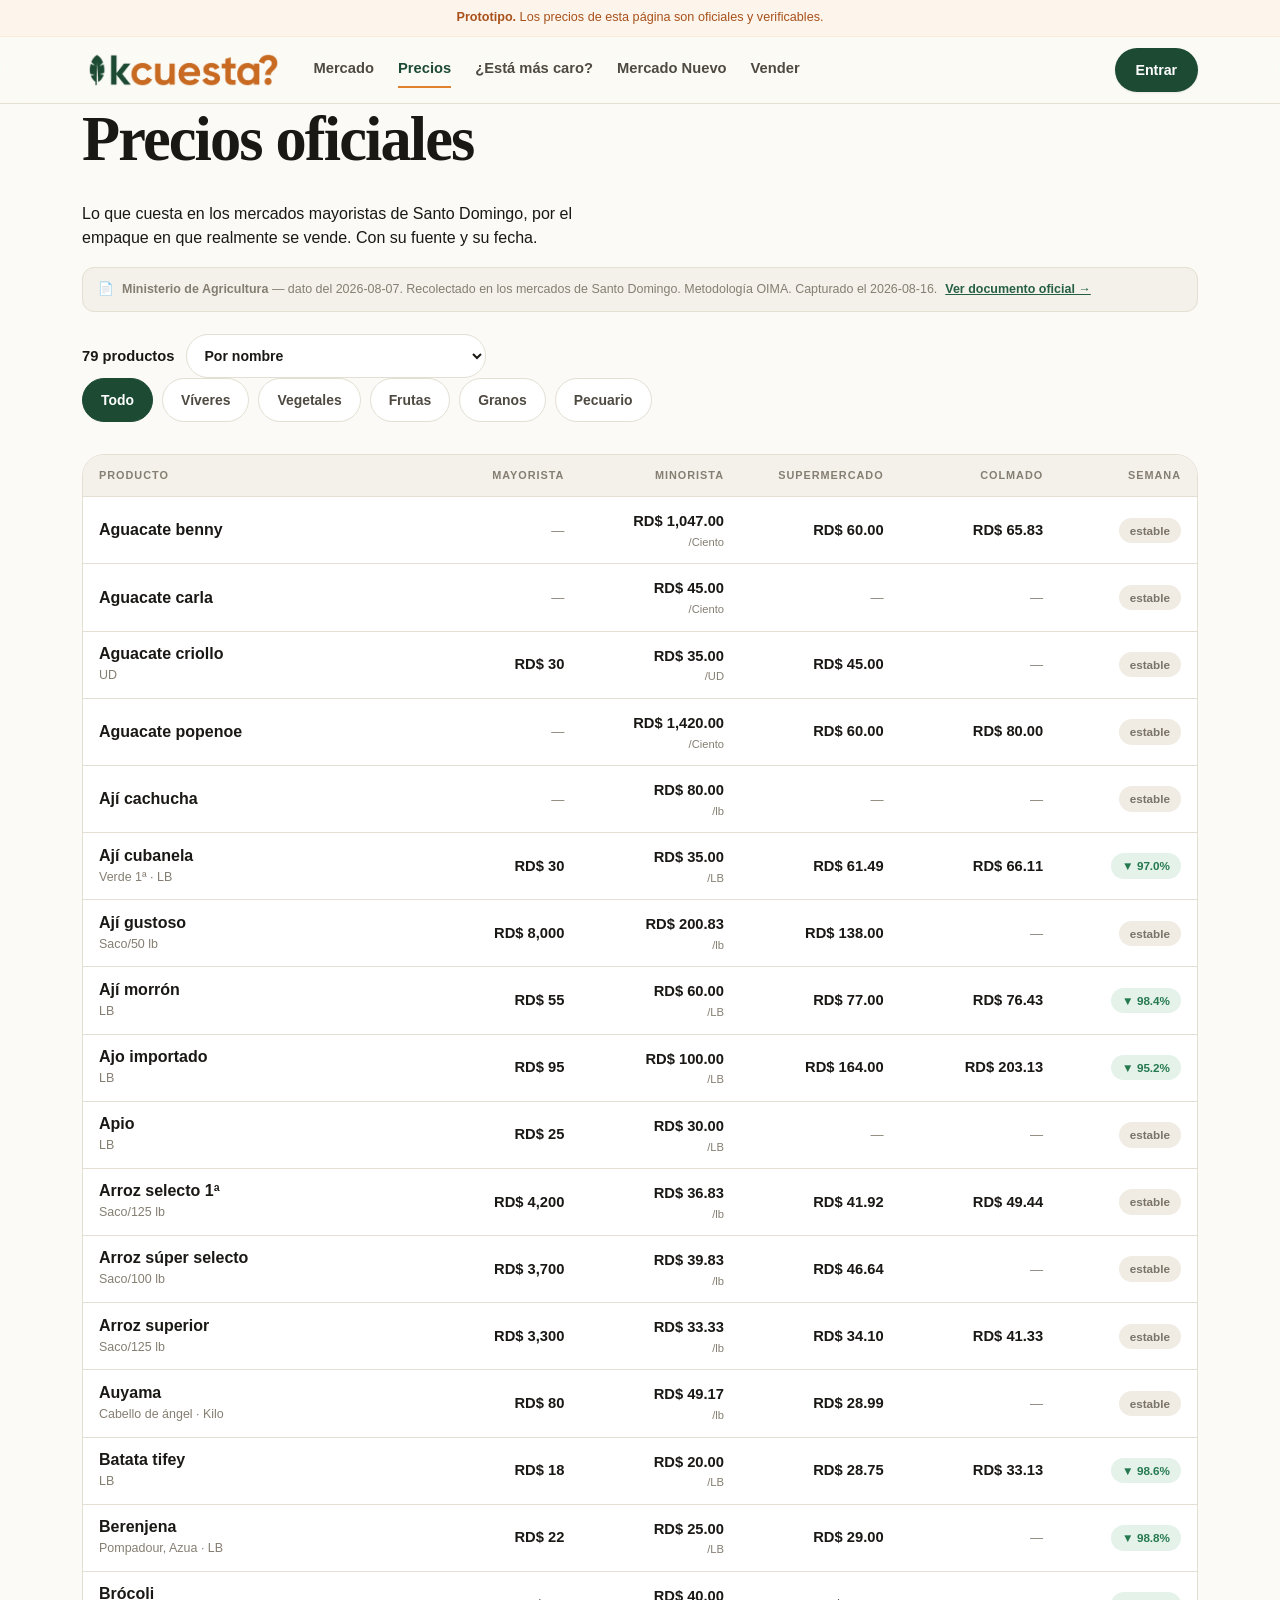
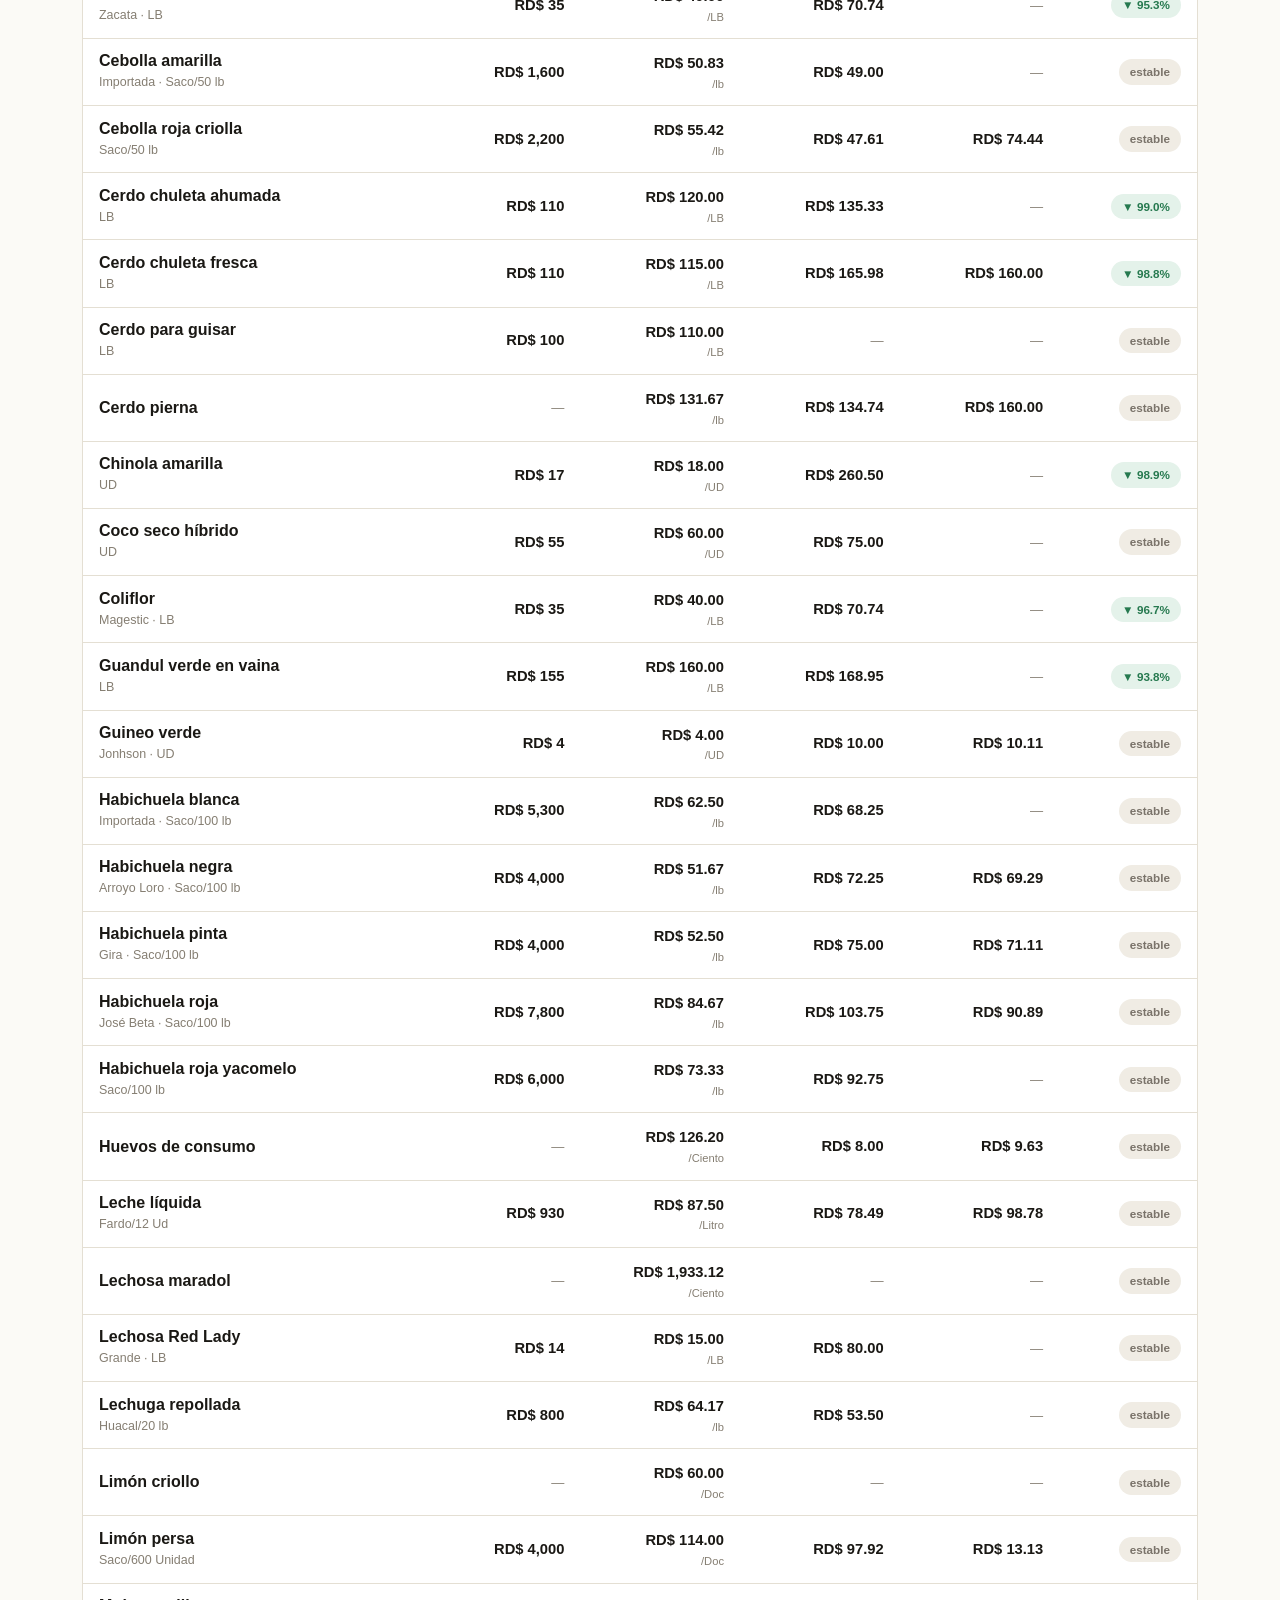
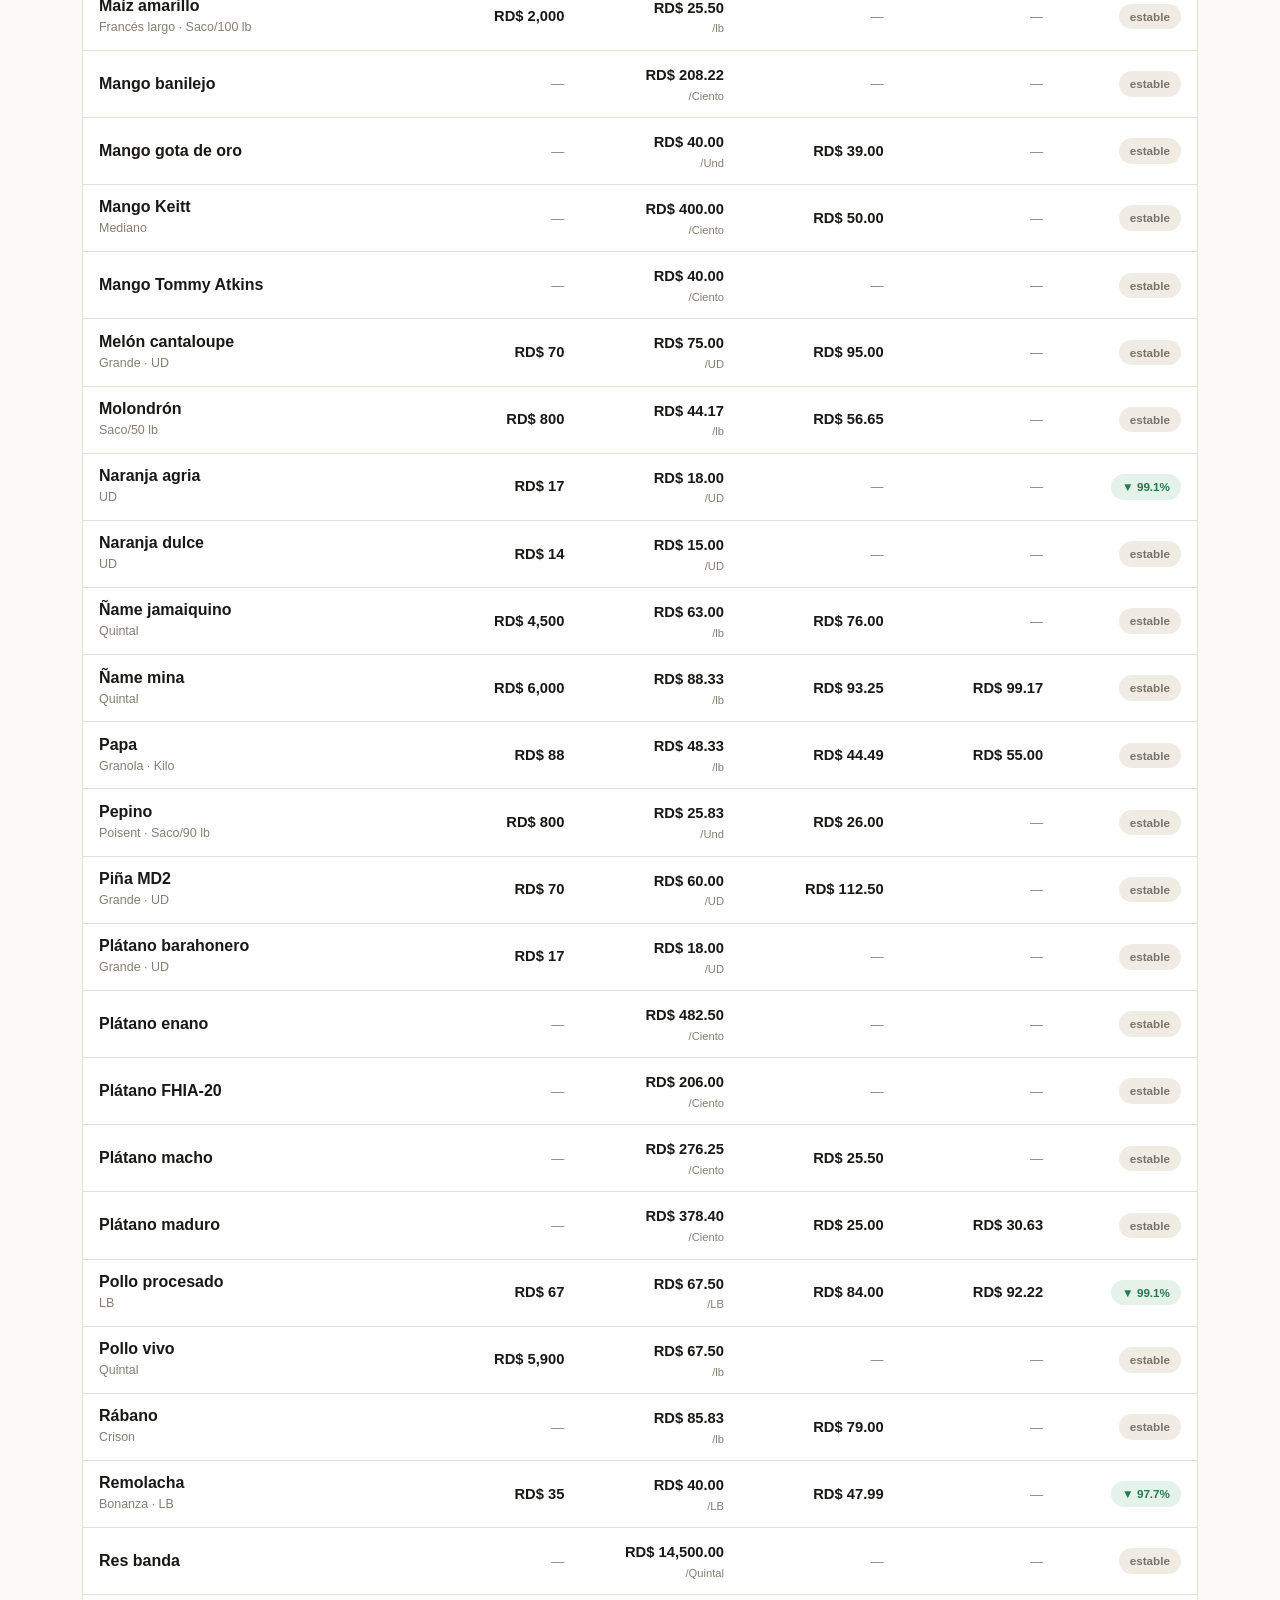
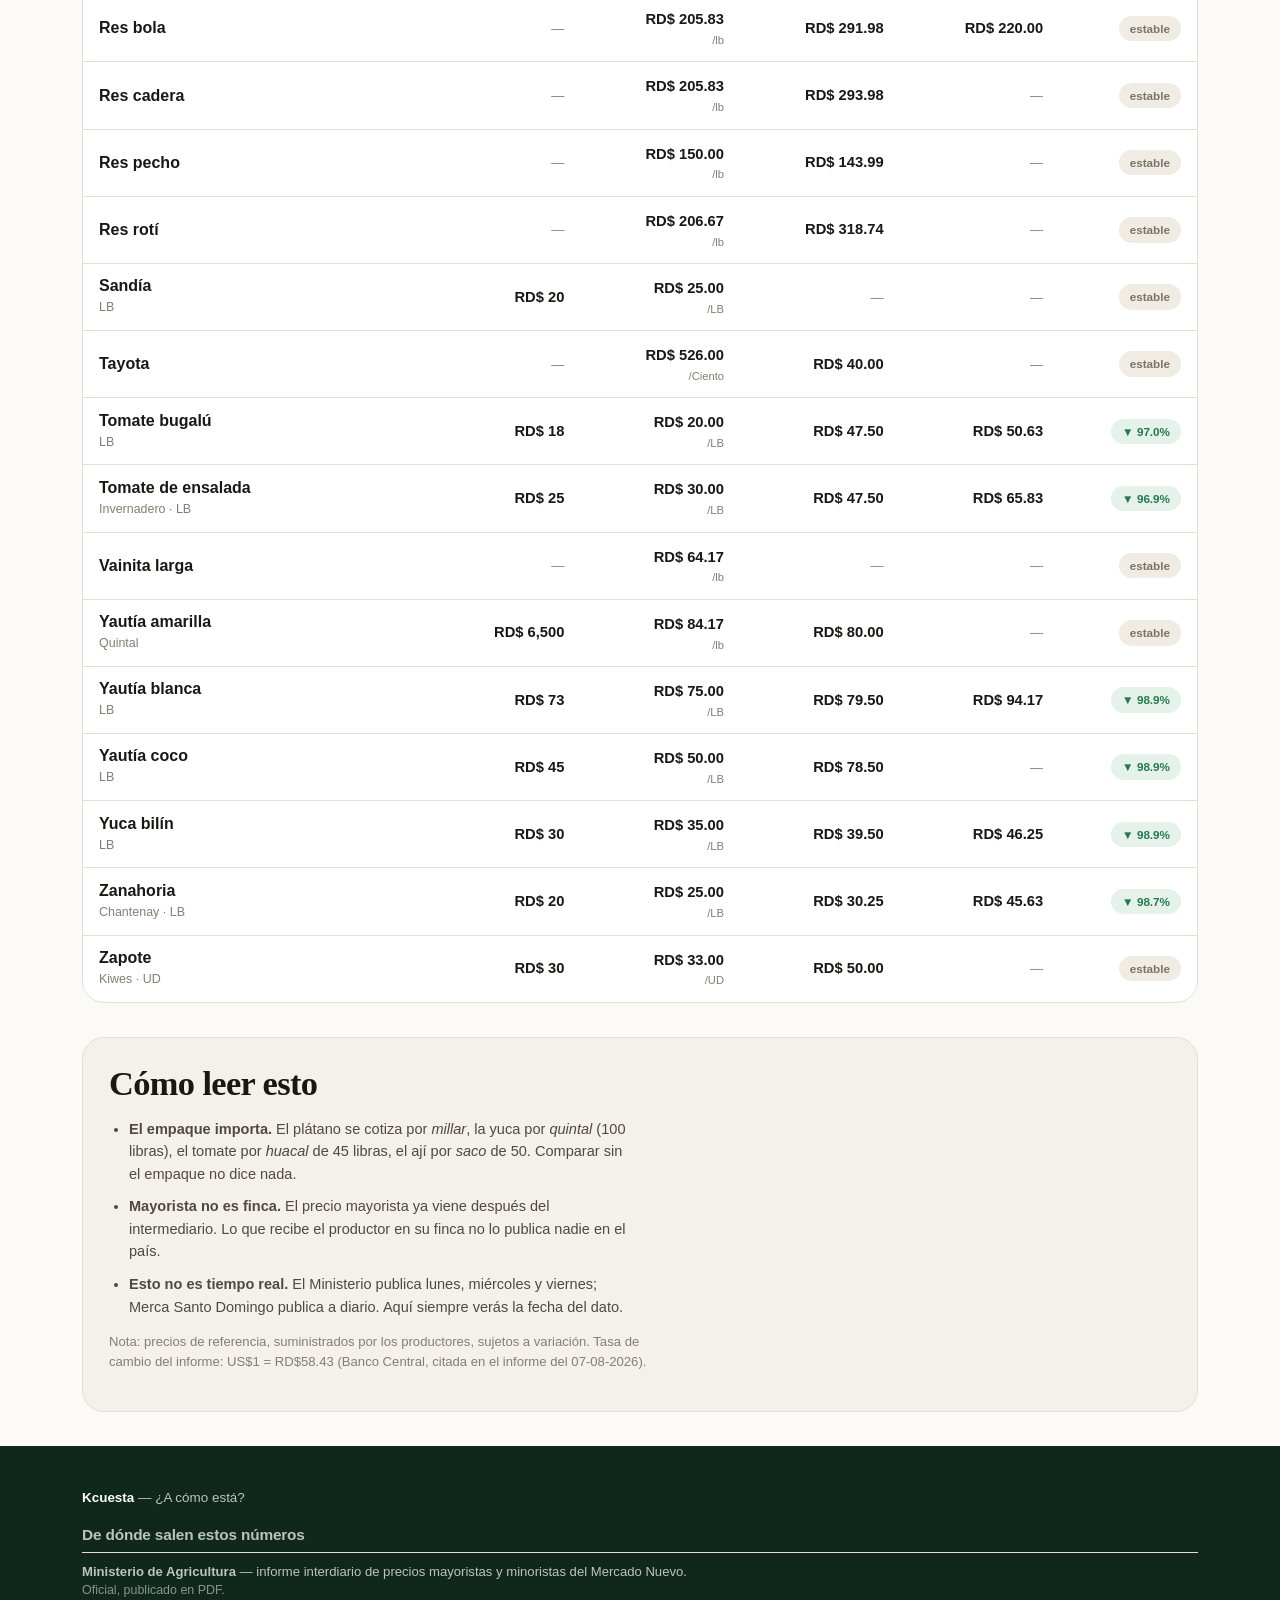
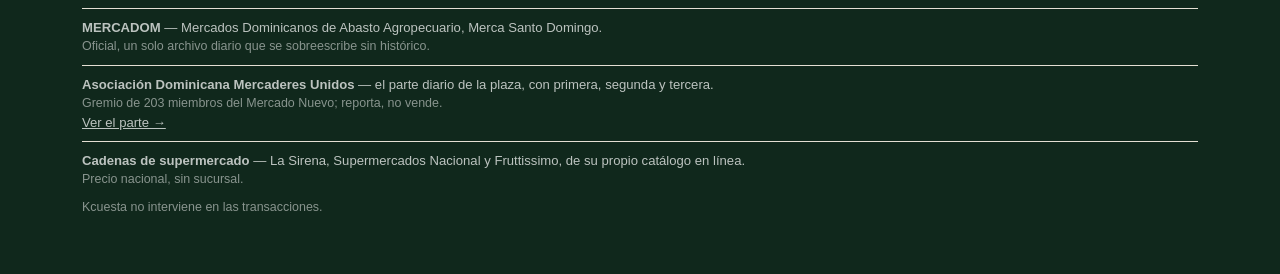
<file: precios.html>
<!DOCTYPE html>
<html lang="es-DO">
<head>
<meta charset="utf-8">
<meta name="viewport" content="width=device-width, initial-scale=1">
<title>Precios oficiales, con su fecha — Kcuesta</title>
<meta name="description" content="Precios mayoristas y minoristas oficiales de los productos agrícolas en República Dominicana, con fuente y fecha.">
<link rel="icon" type="image/png" sizes="32x32" href="assets/brand/icono-32.png">
<link rel="icon" type="image/png" sizes="192x192" href="assets/brand/icono-192.png">
<link rel="apple-touch-icon" sizes="180x180" href="assets/brand/icono-180.png">
<link rel="manifest" href="manifest.json">
<meta name="theme-color" content="#1D4A33">
<meta property="og:image" content="https://kcuesta.com/assets/brand/og.jpg">
<meta property="og:image:width" content="1200">
<meta property="og:image:height" content="630">
<meta property="og:title" content="Precios oficiales del agro dominicano — Kcuesta">
<meta property="og:description" content="Precios mayoristas y minoristas oficiales de 79 productos agrícolas en República Dominicana, cada uno con su fuente y su fecha.">
<meta property="og:site_name" content="Kcuesta">
<meta property="og:locale" content="es_DO">
<meta property="og:type" content="website">
<meta property="og:url" content="https://kcuesta.com/precios.html">
<meta name="twitter:card" content="summary_large_image">
<link rel="canonical" href="https://kcuesta.com/precios.html">
<link rel="stylesheet" href="assets/css/kcuesta.css?v=12">
</head>
<body class="con-pie">

<div class="aviso-demo"><strong>Prototipo.</strong> Los precios de esta página son oficiales y verificables.</div>

<header class="barra">
  <div class="env barra-in">
    <a href="index.html" class="marca"><img src="assets/brand/logo.png?v=12" alt="Kcuesta — ¿A cómo está?" width="192" height="34"></a>
    <nav class="nav-esc">
      <a href="mercado.html">Mercado</a>
      <a href="precios.html" class="on">Precios</a>
      <a href="inflacion.html">¿Está más caro?</a>
      <a href="gremio.html">Mercado Nuevo</a>
      <a href="vender.html">Vender</a>
    </nav>
    <span id="sesion" class="sesion-env"><a class="boton btn-entrar" href="entrar.html">Entrar</a></span>
  </div>
</header>

<main class="env">
  <section class="hero">
    <h1>Precios oficiales</h1>
    <p class="hero-sub">Lo que cuesta en los mercados mayoristas de Santo Domingo, por el empaque en que
      realmente se vende. Con su fuente y su fecha.</p>
    <!-- Fuente y fecha salen de _meta, que regenera el pipeline a diario.
         Estaban escritas a mano y se quedaron congeladas en "3 al 7 de
         agosto"; una página cuyo argumento es "con su fuente y su fecha"
         no puede mentir en la fecha. -->
    <div class="fuente" id="fuente"></div>
  </section>

  <section class="filtros">
    <div class="filtro-fila">
      <div class="cuenta" id="cuenta">— productos</div>
      <div class="filtro-ctrl">
        <label class="sr" for="orden">Ordenar</label>
        <select id="orden">
          <option value="nombre">Por nombre</option>
          <option value="sube">Los que más subieron</option>
          <option value="baja">Los que más bajaron</option>
          <option value="margen">Mayor margen mayorista → minorista</option>
        </select>
      </div>
    </div>
    <div class="pastillas" id="pastillas"></div>
  </section>

  <!-- Lista, no tabla: en teléfono cada rubro es una tarjeta con sus cuatro
       niveles en rejilla 2×2; desde 760px la misma marca se alinea en fila y
       se lee como tabla. El encabezado solo aparece cuando hay columnas que
       rotular. -->
  <div class="lista-precios" role="table" aria-label="Precios por nivel de mercado">
    <div class="lp-cab" role="row">
      <span role="columnheader">Producto</span>
      <span role="columnheader" class="der">Mayorista</span>
      <span role="columnheader" class="der">Minorista</span>
      <span role="columnheader" class="der">Supermercado</span>
      <span role="columnheader" class="der">Colmado</span>
      <span role="columnheader" class="der">Semana</span>
    </div>
    <div id="tbody"><!--tabla-precios-->
<table class="tabla-estatica"><caption>Precios oficiales de 79 productos agrícolas en República Dominicana. Mayorista según Ministerio de Agricultura (edición 2026-08-07); minorista y supermercado según el mismo informe. Cada fila lleva la fecha en que se midió el precio mayorista.</caption><thead><tr><th scope="col">Producto</th><th scope="col">Empaque mayorista</th><th scope="col">Precio mayorista</th><th scope="col">Empaque minorista</th><th scope="col">Precio minorista</th><th scope="col">Supermercado</th><th scope="col">Medido el</th></tr></thead><tbody><tr><th scope="row">Aguacate benny</th><td>—</td><td>—</td><td>Ciento</td><td>RD$ 1,047.00</td><td>RD$ 60.00</td><td>—</td></tr><tr><th scope="row">Aguacate carla</th><td>—</td><td>—</td><td>Ciento</td><td>RD$ 45.00</td><td>—</td><td>—</td></tr><tr><th scope="row">Aguacate criollo</th><td>UD</td><td>RD$ 30.00</td><td>UD</td><td>RD$ 35.00</td><td>RD$ 45.00</td><td>2026-08-12</td></tr><tr><th scope="row">Aguacate popenoe</th><td>—</td><td>—</td><td>Ciento</td><td>RD$ 1,420.00</td><td>RD$ 60.00</td><td>—</td></tr><tr><th scope="row">Ajo importado</th><td>LB</td><td>RD$ 95.00</td><td>LB</td><td>RD$ 100.00</td><td>RD$ 164.00</td><td>2026-08-12</td></tr><tr><th scope="row">Ají cachucha</th><td>—</td><td>—</td><td>lb</td><td>RD$ 80.00</td><td>—</td><td>—</td></tr><tr><th scope="row">Ají cubanela</th><td>LB</td><td>RD$ 30.00</td><td>LB</td><td>RD$ 35.00</td><td>RD$ 61.49</td><td>2026-08-12</td></tr><tr><th scope="row">Ají gustoso</th><td>Saco/50 lb</td><td>RD$ 8,000.00</td><td>lb</td><td>RD$ 200.83</td><td>RD$ 138.00</td><td>2026-08-07</td></tr><tr><th scope="row">Ají morrón</th><td>LB</td><td>RD$ 55.00</td><td>LB</td><td>RD$ 60.00</td><td>RD$ 77.00</td><td>2026-08-12</td></tr><tr><th scope="row">Apio</th><td>LB</td><td>RD$ 25.00</td><td>LB</td><td>RD$ 30.00</td><td>—</td><td>2026-08-12</td></tr><tr><th scope="row">Arroz selecto 1ª</th><td>Saco/125 lb</td><td>RD$ 4,200.00</td><td>lb</td><td>RD$ 36.83</td><td>RD$ 41.92</td><td>2026-08-07</td></tr><tr><th scope="row">Arroz superior</th><td>Saco/125 lb</td><td>RD$ 3,300.00</td><td>lb</td><td>RD$ 33.33</td><td>RD$ 34.10</td><td>2026-08-07</td></tr><tr><th scope="row">Arroz súper selecto</th><td>Saco/100 lb</td><td>RD$ 3,700.00</td><td>lb</td><td>RD$ 39.83</td><td>RD$ 46.64</td><td>2026-08-07</td></tr><tr><th scope="row">Auyama</th><td>Kilo</td><td>RD$ 80.00</td><td>lb</td><td>RD$ 49.17</td><td>RD$ 28.99</td><td>2026-08-07</td></tr><tr><th scope="row">Batata tifey</th><td>LB</td><td>RD$ 18.00</td><td>LB</td><td>RD$ 20.00</td><td>RD$ 28.75</td><td>2026-08-12</td></tr><tr><th scope="row">Berenjena</th><td>LB</td><td>RD$ 22.00</td><td>LB</td><td>RD$ 25.00</td><td>RD$ 29.00</td><td>2026-08-12</td></tr><tr><th scope="row">Brócoli</th><td>LB</td><td>RD$ 35.00</td><td>LB</td><td>RD$ 40.00</td><td>RD$ 70.74</td><td>2026-08-12</td></tr><tr><th scope="row">Cebolla amarilla</th><td>Saco/50 lb</td><td>RD$ 1,600.00</td><td>lb</td><td>RD$ 50.83</td><td>RD$ 49.00</td><td>2026-08-07</td></tr><tr><th scope="row">Cebolla roja criolla</th><td>Saco/50 lb</td><td>RD$ 2,200.00</td><td>lb</td><td>RD$ 55.42</td><td>RD$ 47.61</td><td>2026-08-07</td></tr><tr><th scope="row">Cerdo chuleta ahumada</th><td>LB</td><td>RD$ 110.00</td><td>LB</td><td>RD$ 120.00</td><td>RD$ 135.33</td><td>2026-08-12</td></tr><tr><th scope="row">Cerdo chuleta fresca</th><td>LB</td><td>RD$ 110.00</td><td>LB</td><td>RD$ 115.00</td><td>RD$ 165.98</td><td>2026-08-12</td></tr><tr><th scope="row">Cerdo para guisar</th><td>LB</td><td>RD$ 100.00</td><td>LB</td><td>RD$ 110.00</td><td>—</td><td>2026-08-12</td></tr><tr><th scope="row">Cerdo pierna</th><td>—</td><td>—</td><td>lb</td><td>RD$ 131.67</td><td>RD$ 134.74</td><td>—</td></tr><tr><th scope="row">Chinola amarilla</th><td>UD</td><td>RD$ 17.00</td><td>UD</td><td>RD$ 18.00</td><td>RD$ 260.50</td><td>2026-08-12</td></tr><tr><th scope="row">Coco seco híbrido</th><td>UD</td><td>RD$ 55.00</td><td>UD</td><td>RD$ 60.00</td><td>RD$ 75.00</td><td>2026-08-12</td></tr><tr><th scope="row">Coliflor</th><td>LB</td><td>RD$ 35.00</td><td>LB</td><td>RD$ 40.00</td><td>RD$ 70.74</td><td>2026-08-12</td></tr><tr><th scope="row">Guandul verde en vaina</th><td>LB</td><td>RD$ 155.00</td><td>LB</td><td>RD$ 160.00</td><td>RD$ 168.95</td><td>2026-08-12</td></tr><tr><th scope="row">Guineo verde</th><td>UD</td><td>RD$ 3.50</td><td>UD</td><td>RD$ 4.00</td><td>RD$ 10.00</td><td>2026-08-12</td></tr><tr><th scope="row">Habichuela blanca</th><td>Saco/100 lb</td><td>RD$ 5,300.00</td><td>lb</td><td>RD$ 62.50</td><td>RD$ 68.25</td><td>2026-08-07</td></tr><tr><th scope="row">Habichuela negra</th><td>Saco/100 lb</td><td>RD$ 4,000.00</td><td>lb</td><td>RD$ 51.67</td><td>RD$ 72.25</td><td>2026-08-07</td></tr><tr><th scope="row">Habichuela pinta</th><td>Saco/100 lb</td><td>RD$ 4,000.00</td><td>lb</td><td>RD$ 52.50</td><td>RD$ 75.00</td><td>2026-08-07</td></tr><tr><th scope="row">Habichuela roja</th><td>Saco/100 lb</td><td>RD$ 7,800.00</td><td>lb</td><td>RD$ 84.67</td><td>RD$ 103.75</td><td>2026-08-07</td></tr><tr><th scope="row">Habichuela roja yacomelo</th><td>Saco/100 lb</td><td>RD$ 6,000.00</td><td>lb</td><td>RD$ 73.33</td><td>RD$ 92.75</td><td>2026-08-07</td></tr><tr><th scope="row">Huevos de consumo</th><td>—</td><td>—</td><td>Ciento</td><td>RD$ 126.20</td><td>RD$ 8.00</td><td>—</td></tr><tr><th scope="row">Leche líquida</th><td>Fardo/12 Ud</td><td>RD$ 930.00</td><td>Litro</td><td>RD$ 87.50</td><td>RD$ 78.49</td><td>2026-08-07</td></tr><tr><th scope="row">Lechosa Red Lady</th><td>LB</td><td>RD$ 14.00</td><td>LB</td><td>RD$ 15.00</td><td>RD$ 80.00</td><td>2026-08-12</td></tr><tr><th scope="row">Lechosa maradol</th><td>—</td><td>—</td><td>Ciento</td><td>RD$ 1,933.12</td><td>—</td><td>—</td></tr><tr><th scope="row">Lechuga repollada</th><td>Huacal/20 lb</td><td>RD$ 800.00</td><td>lb</td><td>RD$ 64.17</td><td>RD$ 53.50</td><td>2026-08-07</td></tr><tr><th scope="row">Limón criollo</th><td>—</td><td>—</td><td>Doc</td><td>RD$ 60.00</td><td>—</td><td>—</td></tr><tr><th scope="row">Limón persa</th><td>Saco/600 Unidad</td><td>RD$ 4,000.00</td><td>Doc</td><td>RD$ 114.00</td><td>RD$ 97.92</td><td>2026-08-07</td></tr><tr><th scope="row">Mango Keitt</th><td>—</td><td>—</td><td>Ciento</td><td>RD$ 400.00</td><td>RD$ 50.00</td><td>—</td></tr><tr><th scope="row">Mango Tommy Atkins</th><td>—</td><td>—</td><td>Ciento</td><td>RD$ 40.00</td><td>—</td><td>—</td></tr><tr><th scope="row">Mango banilejo</th><td>—</td><td>—</td><td>Ciento</td><td>RD$ 208.22</td><td>—</td><td>—</td></tr><tr><th scope="row">Mango gota de oro</th><td>—</td><td>—</td><td>Und</td><td>RD$ 40.00</td><td>RD$ 39.00</td><td>—</td></tr><tr><th scope="row">Maíz amarillo</th><td>Saco/100 lb</td><td>RD$ 2,000.00</td><td>lb</td><td>RD$ 25.50</td><td>—</td><td>2026-08-07</td></tr><tr><th scope="row">Melón cantaloupe</th><td>UD</td><td>RD$ 70.00</td><td>UD</td><td>RD$ 75.00</td><td>RD$ 95.00</td><td>2026-08-12</td></tr><tr><th scope="row">Molondrón</th><td>Saco/50 lb</td><td>RD$ 800.00</td><td>lb</td><td>RD$ 44.17</td><td>RD$ 56.65</td><td>2026-08-07</td></tr><tr><th scope="row">Naranja agria</th><td>UD</td><td>RD$ 17.00</td><td>UD</td><td>RD$ 18.00</td><td>—</td><td>2026-08-12</td></tr><tr><th scope="row">Naranja dulce</th><td>UD</td><td>RD$ 14.00</td><td>UD</td><td>RD$ 15.00</td><td>—</td><td>2026-08-12</td></tr><tr><th scope="row">Papa</th><td>Kilo</td><td>RD$ 88.00</td><td>lb</td><td>RD$ 48.33</td><td>RD$ 44.49</td><td>2026-08-07</td></tr><tr><th scope="row">Pepino</th><td>Saco/90 lb</td><td>RD$ 800.00</td><td>Und</td><td>RD$ 25.83</td><td>RD$ 26.00</td><td>2026-08-07</td></tr><tr><th scope="row">Piña MD2</th><td>UD</td><td>RD$ 70.00</td><td>UD</td><td>RD$ 60.00</td><td>RD$ 112.50</td><td>2026-08-12</td></tr><tr><th scope="row">Plátano FHIA-20</th><td>—</td><td>—</td><td>Ciento</td><td>RD$ 206.00</td><td>—</td><td>—</td></tr><tr><th scope="row">Plátano barahonero</th><td>UD</td><td>RD$ 17.00</td><td>UD</td><td>RD$ 18.00</td><td>—</td><td>2026-08-12</td></tr><tr><th scope="row">Plátano enano</th><td>—</td><td>—</td><td>Ciento</td><td>RD$ 482.50</td><td>—</td><td>—</td></tr><tr><th scope="row">Plátano macho</th><td>—</td><td>—</td><td>Ciento</td><td>RD$ 276.25</td><td>RD$ 25.50</td><td>—</td></tr><tr><th scope="row">Plátano maduro</th><td>—</td><td>—</td><td>Ciento</td><td>RD$ 378.40</td><td>RD$ 25.00</td><td>—</td></tr><tr><th scope="row">Pollo procesado</th><td>LB</td><td>RD$ 66.50</td><td>LB</td><td>RD$ 67.50</td><td>RD$ 84.00</td><td>2026-08-12</td></tr><tr><th scope="row">Pollo vivo</th><td>Quintal</td><td>RD$ 5,900.00</td><td>lb</td><td>RD$ 67.50</td><td>—</td><td>2026-08-07</td></tr><tr><th scope="row">Remolacha</th><td>LB</td><td>RD$ 35.00</td><td>LB</td><td>RD$ 40.00</td><td>RD$ 47.99</td><td>2026-08-12</td></tr><tr><th scope="row">Res banda</th><td>—</td><td>—</td><td>Quintal</td><td>RD$ 14,500.00</td><td>—</td><td>—</td></tr><tr><th scope="row">Res bola</th><td>—</td><td>—</td><td>lb</td><td>RD$ 205.83</td><td>RD$ 291.98</td><td>—</td></tr><tr><th scope="row">Res cadera</th><td>—</td><td>—</td><td>lb</td><td>RD$ 205.83</td><td>RD$ 293.98</td><td>—</td></tr><tr><th scope="row">Res pecho</th><td>—</td><td>—</td><td>lb</td><td>RD$ 150.00</td><td>RD$ 143.99</td><td>—</td></tr><tr><th scope="row">Res rotí</th><td>—</td><td>—</td><td>lb</td><td>RD$ 206.67</td><td>RD$ 318.74</td><td>—</td></tr><tr><th scope="row">Rábano</th><td>—</td><td>—</td><td>lb</td><td>RD$ 85.83</td><td>RD$ 79.00</td><td>—</td></tr><tr><th scope="row">Sandía</th><td>LB</td><td>RD$ 20.00</td><td>LB</td><td>RD$ 25.00</td><td>—</td><td>2026-08-12</td></tr><tr><th scope="row">Tayota</th><td>—</td><td>—</td><td>Ciento</td><td>RD$ 526.00</td><td>RD$ 40.00</td><td>—</td></tr><tr><th scope="row">Tomate bugalú</th><td>LB</td><td>RD$ 18.00</td><td>LB</td><td>RD$ 20.00</td><td>RD$ 47.50</td><td>2026-08-12</td></tr><tr><th scope="row">Tomate de ensalada</th><td>LB</td><td>RD$ 25.00</td><td>LB</td><td>RD$ 30.00</td><td>RD$ 47.50</td><td>2026-08-12</td></tr><tr><th scope="row">Vainita larga</th><td>—</td><td>—</td><td>lb</td><td>RD$ 64.17</td><td>—</td><td>—</td></tr><tr><th scope="row">Yautía amarilla</th><td>Quintal</td><td>RD$ 6,500.00</td><td>lb</td><td>RD$ 84.17</td><td>RD$ 80.00</td><td>2026-08-07</td></tr><tr><th scope="row">Yautía blanca</th><td>LB</td><td>RD$ 73.00</td><td>LB</td><td>RD$ 75.00</td><td>RD$ 79.50</td><td>2026-08-12</td></tr><tr><th scope="row">Yautía coco</th><td>LB</td><td>RD$ 45.00</td><td>LB</td><td>RD$ 50.00</td><td>RD$ 78.50</td><td>2026-08-12</td></tr><tr><th scope="row">Yuca bilín</th><td>LB</td><td>RD$ 30.00</td><td>LB</td><td>RD$ 35.00</td><td>RD$ 39.50</td><td>2026-08-12</td></tr><tr><th scope="row">Zanahoria</th><td>LB</td><td>RD$ 20.00</td><td>LB</td><td>RD$ 25.00</td><td>RD$ 30.25</td><td>2026-08-12</td></tr><tr><th scope="row">Zapote</th><td>UD</td><td>RD$ 30.00</td><td>UD</td><td>RD$ 33.00</td><td>RD$ 50.00</td><td>2026-08-12</td></tr><tr><th scope="row">Ñame jamaiquino</th><td>Quintal</td><td>RD$ 4,500.00</td><td>lb</td><td>RD$ 63.00</td><td>RD$ 76.00</td><td>2026-08-07</td></tr><tr><th scope="row">Ñame mina</th><td>Quintal</td><td>RD$ 6,000.00</td><td>lb</td><td>RD$ 88.33</td><td>RD$ 93.25</td><td>2026-08-07</td></tr></tbody></table>
<!--/tabla-precios--></div>
  </div>

  <section class="nota-metodo">
    <h2>Cómo leer esto</h2>
    <ul>
      <li><strong>El empaque importa.</strong> El plátano se cotiza por <em>millar</em>, la yuca por
        <em>quintal</em> (100 libras), el tomate por <em>huacal</em> de 45 libras, el ají por
        <em>saco</em> de 50. Comparar sin el empaque no dice nada.</li>
      <li><strong>Mayorista no es finca.</strong> El precio mayorista ya viene después del
        intermediario. Lo que recibe el productor en su finca no lo publica nadie en el país.</li>
      <li><strong>Esto no es tiempo real.</strong> El Ministerio publica lunes, miércoles y viernes;
        Merca Santo Domingo publica a diario. Aquí siempre verás la fecha del dato.</li>
    </ul>
    <p class="silencio" id="nota-tasa">
      Nota: precios de referencia, suministrados por los productores, sujetos a variación.
    </p>
  </section>
</main>

<footer class="pie"><div class="env">
  <p><strong>Kcuesta</strong> — ¿A cómo está?</p>
  <div class="fuentes-lista">
    <h3>De dónde salen estos números</h3>
    <ul>
      <li><b>Ministerio de Agricultura</b> — informe interdiario de precios mayoristas y
          minoristas del Mercado Nuevo. <span class="silencio">Oficial, publicado en PDF.</span></li>
      <li><b>MERCADOM</b> — Mercados Dominicanos de Abasto Agropecuario, Merca Santo Domingo.
          <span class="silencio">Oficial, un solo archivo diario que se sobreescribe sin histórico.</span></li>
      <li><b>Asociación Dominicana Mercaderes Unidos</b> — el parte diario de la plaza, con
          primera, segunda y tercera. <span class="silencio">Gremio de 203 miembros del Mercado
          Nuevo; reporta, no vende.</span> <a href="gremio.html">Ver el parte →</a></li>
      <li><b>Cadenas de supermercado</b> — La Sirena, Supermercados Nacional y Fruttissimo,
          de su propio catálogo en línea. <span class="silencio">Precio nacional, sin sucursal.</span></li>
    </ul>
    <p class="silencio">Kcuesta no interviene en las transacciones.</p>
  </div>
</div></footer>

<nav class="pie-nav">
  <a href="mercado.html"><span class="ico">🛒</span>Mercado</a>
  <a href="precios.html" class="on"><span class="ico">📊</span>Precios</a>
  <a href="vender.html"><span class="ico">➕</span>Vender</a>
  <a href="perfil.html"><span class="ico">👤</span>Cuenta</a>
</nav>

<script src="assets/js/config.js?v=12"></script>
<script src="assets/js/auth.js?v=12"></script>
<script src="assets/js/datos.js?v=12"></script>
<script>
(function(){
  'use strict';
  var C = window.KC.precios.cultivos;
  var CATS=[{id:'todos',nombre:'Todo'},{id:'viveres',nombre:'Víveres'},{id:'vegetales',nombre:'Vegetales'},
            {id:'frutas',nombre:'Frutas'},{id:'granos',nombre:'Granos'},{id:'pecuario',nombre:'Pecuario'}];
  var cat='todos';
  // El Ministerio no publica todos los niveles para todos los rubros: hay
  // productos que solo salen a minorista y otros que solo a mayorista. Se
  // imprime un guion en vez de inventar el número que falta.
  function rd(n,d){
    if(n===null||n===undefined||isNaN(n)) return '<span class="silencio">—</span>';
    return 'RD$ '+Number(n).toLocaleString('es-DO',{minimumFractionDigits:d||0,maximumFractionDigits:d||0});
  }
  function esc(s){return String(s).replace(/[&<>"']/g,function(c){return {'&':'&amp;','<':'&lt;','>':'&gt;','"':'&quot;',"'":'&#39;'}[c];});}

  function pastillas(){
    document.getElementById('pastillas').innerHTML = CATS.map(function(c){
      return '<button class="pastilla'+(c.id===cat?' on':'')+'" data-cat="'+c.id+'">'+c.nombre+'</button>';
    }).join('');
  }

  function render(){
    var l = C.filter(function(c){return cat==='todos'||c.categoria===cat;});
    var o = document.getElementById('orden').value;
    l = l.slice().sort(function(a,b){
      if(o==='sube')  return (b.cambio_semanal_mayorista||0)-(a.cambio_semanal_mayorista||0);
      if(o==='baja')  return (a.cambio_semanal_mayorista||0)-(b.cambio_semanal_mayorista||0);
      if(o==='margen')return (b.margen_mayorista_minorista||0)-(a.margen_mayorista_minorista||0);
      return a.nombre.localeCompare(b.nombre,'es');
    });
    document.getElementById('cuenta').textContent = l.length+' productos';
    function nivel(et, valor, dec, unidad){
      return '<div class="lp-nivel" role="cell">'+
        '<span class="lp-et">'+et+'</span>'+
        '<span class="lp-val cifra">'+rd(valor, dec)+
          (unidad?'<span class="lp-u">/'+esc(unidad)+'</span>':'')+
        '</span></div>';
    }

    document.getElementById('tbody').innerHTML = l.map(function(c){
      var d=c.cambio_semanal_mayorista||0;
      var cls=d>0?'sube':(d<0?'baja':'');
      var txt=d===0?'estable':(d>0?'▲ ':'▼ ')+Math.abs(d).toFixed(1)+'%';
      var sub=[c.calidad, c.unidad_mayorista].filter(Boolean).join(' · ');
      return '<div class="lp-fila" role="row">'+
        '<div class="lp-enc">'+
          '<div>'+
            '<div class="lp-nom" role="cell">'+esc(c.nombre)+'</div>'+
            (sub?'<div class="lp-sub">'+esc(sub)+'</div>':'')+
          '</div>'+
          // En móvil el cambio semanal viaja junto al nombre; en fila la
          // media query lo devuelve a su columna.
          '<span class="chip '+cls+' lp-cambio-movil">'+txt+'</span>'+
        '</div>'+
        '<div class="lp-niveles">'+
          nivel('Mayorista',    c.precio_mayorista,    0, null)+
          nivel('Minorista',    c.precio_minorista,    2, c.unidad_minorista)+
          nivel('Supermercado', c.precio_supermercado, 2, null)+
          nivel('Colmado',      c.precio_colmado,      2, null)+
        '</div>'+
        '<div class="lp-cambio" role="cell"><span class="chip '+cls+'">'+txt+'</span></div>'+
      '</div>';
    }).join('');
  }

  document.addEventListener('click',function(e){
    var p=e.target.closest('[data-cat]');
    if(p){cat=p.dataset.cat;pastillas();render();}
  });
  function pintarFuente(){
    var M = window.KC.precios._meta || {};
    var f = M.fuente_principal || {};
    var caja = document.getElementById('fuente');
    if(caja){
      caja.innerHTML =
        '<span>📄</span>'+
        '<span><strong>'+esc(f.nombre||'Fuente oficial')+'</strong>'+
          (f.edicion?' — dato del '+esc(f.edicion):'')+'. '+
          'Recolectado en los mercados de Santo Domingo. '+
          (f.metodologia?'Metodología '+esc(f.metodologia)+'. ':'')+
          (M.actualizado?'Capturado el '+esc(M.actualizado)+'.':'')+
        '</span>'+
        (f.url?'<a href="'+esc(f.url)+'" target="_blank" rel="noopener">Ver documento oficial →</a>':'');
    }
    var t = M.tasa_cambio, nota = document.getElementById('nota-tasa');
    if(t && t.usd_rd && nota){
      nota.innerHTML += ' Tasa de cambio del informe: US$1 = RD$'+
        Number(t.usd_rd).toFixed(2)+' ('+esc(t.fuente||'Banco Central')+').';
    }
  }

  document.getElementById('orden').addEventListener('change',render);
  pastillas();render();pintarFuente();
})();
</script>
<!--ld-->
<script type="application/ld+json">{"@context":"https://schema.org","@type":"Dataset","name":"Precios oficiales del mercado agrícola dominicano","description":"Precios oficiales reales del mercado agrícola dominicano. Todos los números provienen de fuentes oficiales publicadas y son verificables.","url":"https://kcuesta.com/precios.html","inLanguage":"es-DO","isAccessibleForFree":true,"spatialCoverage":{"@type":"Country","name":"República Dominicana"},"variableMeasured":[{"@type":"PropertyValue","name":"Precio mayorista"},{"@type":"PropertyValue","name":"Precio minorista"},{"@type":"PropertyValue","name":"Precio de supermercado"}],"keywords":["precios agrícolas","República Dominicana","mercado mayorista","agricultura","canasta básica"],"temporalCoverage":"2026-08-07","distribution":[{"@type":"DataDownload","contentUrl":"https://kcuesta.com/data/precios.json","encodingFormat":"application/json"}],"publisher":{"@type":"Organization","name":"Kcuesta","url":"https://kcuesta.com/"},"dateModified":"2026-08-16","creator":{"@type":"Organization","name":"Kcuesta","url":"https://kcuesta.com/"},"isBasedOn":[{"@type":"Dataset","name":"Ministerio de Agricultura","url":"https://agricultura.gob.do/wp-content/uploads/2026/08/Informe-de-precios-07-de-agosto-2026.pdf"},{"@type":"Dataset","name":"Merca Santo Domingo — Precios de Prensa","url":"https://www.mercadom.gob.do/index.php/precios-msd?download=11:precios"}]}</script>
<!--/ld-->
</body>
</html>
</file>
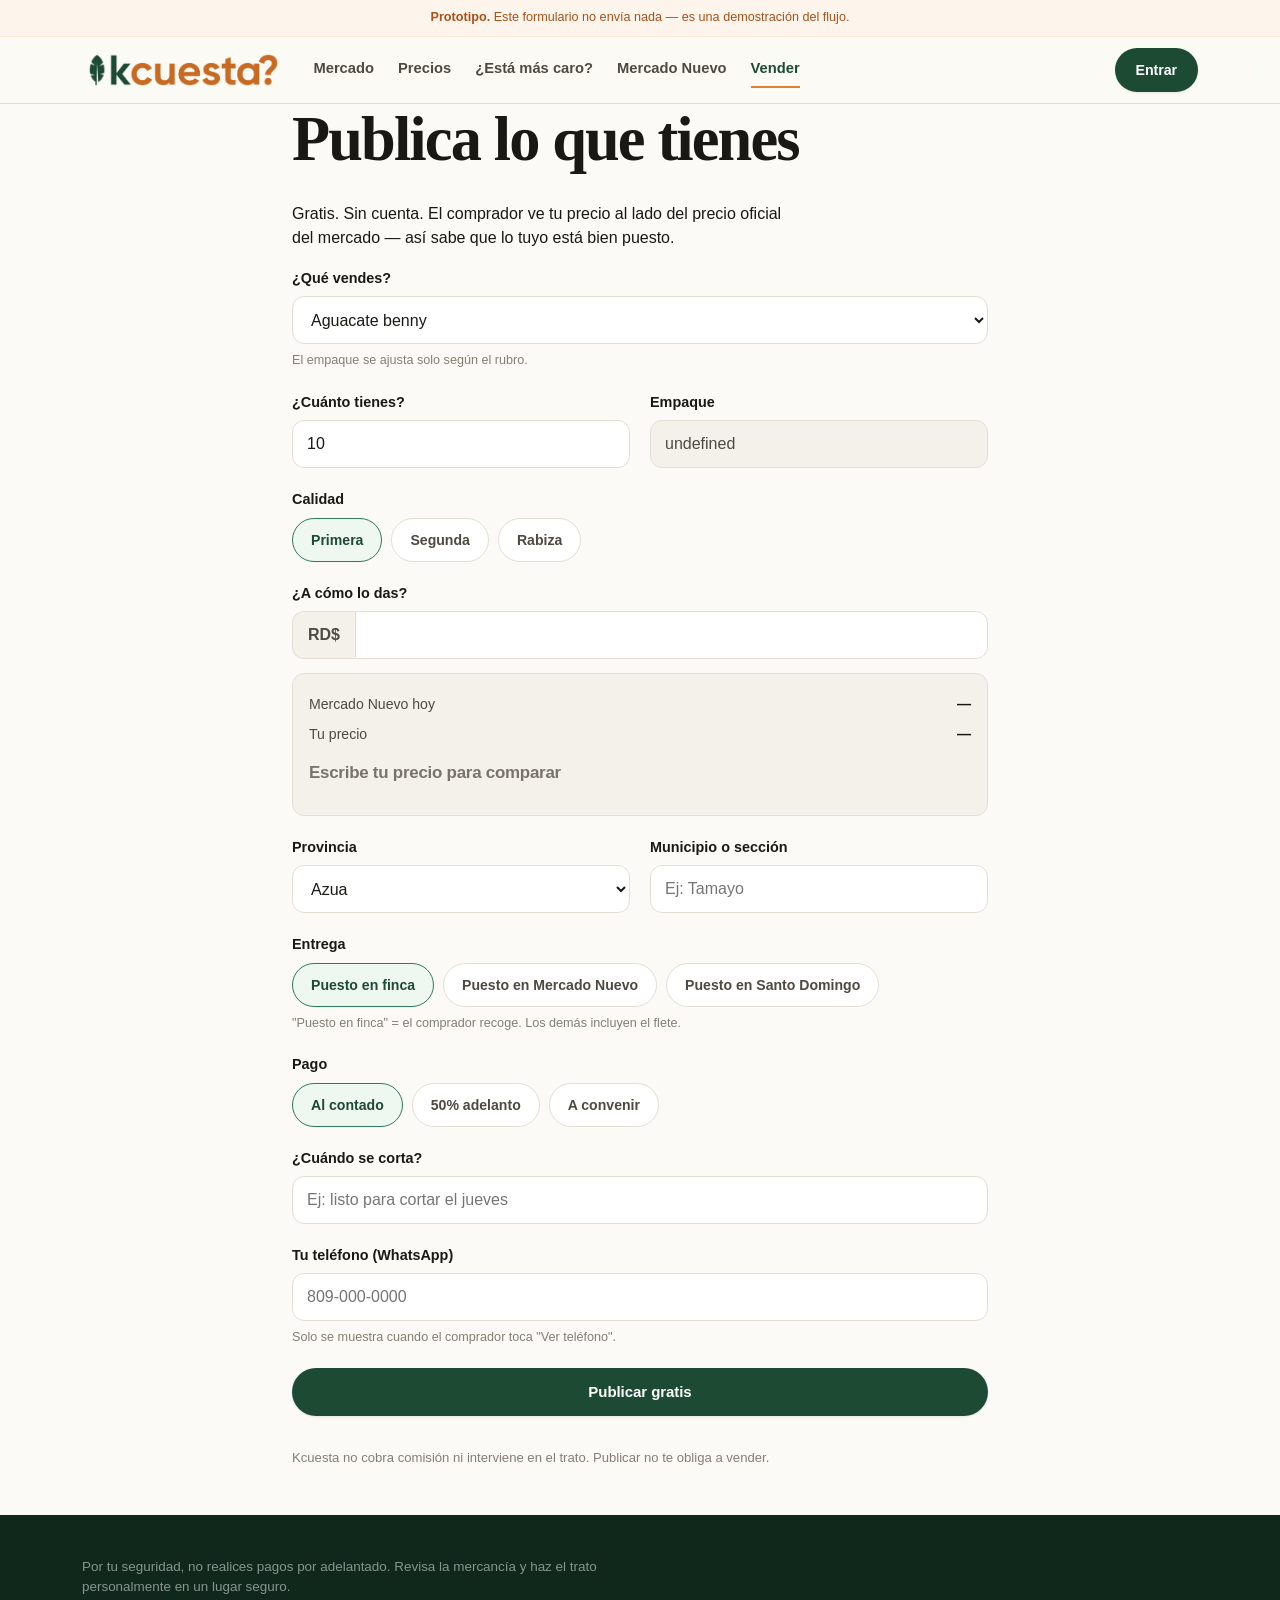
<file: vender.html>
<!DOCTYPE html>
<html lang="es-DO">
<head>
<meta charset="utf-8">
<meta name="viewport" content="width=device-width, initial-scale=1">
<title>Publicar mi cosecha — Kcuesta</title>
<meta name="description" content="Publica lo que tienes en venta. Es gratis. Tu precio se muestra al lado del precio oficial del mercado.">
<link rel="icon" type="image/png" sizes="32x32" href="assets/brand/icono-32.png">
<link rel="icon" type="image/png" sizes="192x192" href="assets/brand/icono-192.png">
<link rel="apple-touch-icon" sizes="180x180" href="assets/brand/icono-180.png">
<link rel="manifest" href="manifest.json">
<meta name="theme-color" content="#1D4A33">
<meta property="og:image" content="https://kcuesta.com/assets/brand/og.jpg">
<meta property="og:image:width" content="1200">
<meta property="og:image:height" content="630">
<meta property="og:title" content="Publica tu cosecha gratis — Kcuesta">
<meta property="og:description" content="Publica lo que tienes en venta. Gratis. Tu precio se muestra al lado del precio oficial del mercado.">
<meta property="og:site_name" content="Kcuesta">
<meta property="og:locale" content="es_DO">
<meta property="og:type" content="website">
<meta property="og:url" content="https://kcuesta.com/vender.html">
<meta name="twitter:card" content="summary_large_image">
<link rel="canonical" href="https://kcuesta.com/vender.html">
<link rel="stylesheet" href="assets/css/kcuesta.css?v=12">
</head>
<body class="con-pie">

<div class="aviso-demo"><strong>Prototipo.</strong> Este formulario no envía nada — es una demostración del flujo.</div>

<header class="barra">
  <div class="env barra-in">
    <a href="index.html" class="marca"><img src="assets/brand/logo.png?v=12" alt="Kcuesta — ¿A cómo está?" width="192" height="34"></a>
    <nav class="nav-esc">
      <a href="mercado.html">Mercado</a>
      <a href="precios.html">Precios</a>
      <a href="inflacion.html">¿Está más caro?</a>
      <a href="gremio.html">Mercado Nuevo</a>
      <a href="vender.html" class="on">Vender</a>
    </nav>
    <span id="sesion" class="sesion-env"><a class="boton btn-entrar" href="entrar.html">Entrar</a></span>
  </div>
</header>

<main class="env" style="max-width:760px">
  <section class="hero">
    <h1>Publica lo que tienes</h1>
    <p class="hero-sub">Gratis. Sin cuenta. El comprador ve tu precio al lado del precio oficial del
      mercado — así sabe que lo tuyo está bien puesto.</p>
  </section>

  <form class="form" id="form" novalidate>

    <div class="campo">
      <label for="cultivo">¿Qué vendes?</label>
      <select id="cultivo" required></select>
      <p class="ayuda" id="ayuda-cultivo">El empaque se ajusta solo según el rubro.</p>
    </div>

    <div class="campo-fila">
      <div class="campo">
        <label for="cantidad">¿Cuánto tienes?</label>
        <input type="number" id="cantidad" min="1" value="10" inputmode="numeric" required>
      </div>
      <div class="campo">
        <label for="unidad">Empaque</label>
        <input type="text" id="unidad" readonly>
      </div>
    </div>

    <div class="campo">
      <label for="calidad">Calidad</label>
      <div class="opciones" id="calidad">
        <button type="button" class="opcion on" data-v="Primera">Primera</button>
        <button type="button" class="opcion" data-v="Segunda">Segunda</button>
        <button type="button" class="opcion" data-v="Rabiza">Rabiza</button>
      </div>
    </div>

    <div class="campo">
      <label for="precio">¿A cómo lo das? <span class="silencio" id="lbl-unidad"></span></label>
      <div class="precio-in">
        <span class="precio-pre">RD$</span>
        <input type="number" id="precio" min="0" step="1" inputmode="numeric" required>
      </div>

      <!-- El ancla en vivo: el vendedor ve su precio contra el mercado mientras escribe -->
      <div class="ancla-vivo" id="ancla">
        <div class="av-fila">
          <span>Mercado Nuevo hoy</span>
          <b class="cifra" id="av-mercado">—</b>
        </div>
        <div class="av-fila">
          <span>Tu precio</span>
          <b class="cifra" id="av-tuyo">—</b>
        </div>
        <div class="av-delta" id="av-delta">Escribe tu precio para comparar</div>
        <p class="silencio" id="av-nota"></p>
      </div>
    </div>

    <div class="campo-fila">
      <div class="campo">
        <label for="provincia">Provincia</label>
        <select id="provincia"></select>
      </div>
      <div class="campo">
        <label for="municipio">Municipio o sección</label>
        <input type="text" id="municipio" placeholder="Ej: Tamayo">
      </div>
    </div>

    <div class="campo">
      <label>Entrega</label>
      <div class="opciones">
        <button type="button" class="opcion on" data-e>Puesto en finca</button>
        <button type="button" class="opcion" data-e>Puesto en Mercado Nuevo</button>
        <button type="button" class="opcion" data-e>Puesto en Santo Domingo</button>
      </div>
      <p class="ayuda">"Puesto en finca" = el comprador recoge. Los demás incluyen el flete.</p>
    </div>

    <div class="campo">
      <label>Pago</label>
      <div class="opciones">
        <button type="button" class="opcion on" data-p>Al contado</button>
        <button type="button" class="opcion" data-p>50% adelanto</button>
        <button type="button" class="opcion" data-p>A convenir</button>
      </div>
    </div>

    <div class="campo">
      <label for="corte">¿Cuándo se corta?</label>
      <input type="text" id="corte" placeholder="Ej: listo para cortar el jueves">
    </div>

    <div class="campo">
      <label for="tel">Tu teléfono (WhatsApp)</label>
      <input type="tel" id="tel" placeholder="809-000-0000" inputmode="tel">
      <p class="ayuda">Solo se muestra cuando el comprador toca "Ver teléfono".</p>
    </div>

    <button type="submit" class="boton">Publicar gratis</button>
    <p class="silencio" style="margin-top:12px">
      Kcuesta no cobra comisión ni interviene en el trato. Publicar no te obliga a vender.
    </p>
  </form>

  <div class="vacio" id="ok" hidden>
    <h3>Así quedaría tu anuncio</h3>
    <p class="silencio">En el prototipo no se guarda nada.</p>
    <div id="ok-prev" style="margin-top:14px;text-align:left"></div>
  </div>
</main>

<footer class="pie"><div class="env">
  <p class="silencio">Por tu seguridad, no realices pagos por adelantado. Revisa la mercancía y haz el
    trato personalmente en un lugar seguro.</p>
</div></footer>

<nav class="pie-nav">
  <a href="mercado.html"><span class="ico">🛒</span>Mercado</a>
  <a href="precios.html"><span class="ico">📊</span>Precios</a>
  <a href="vender.html" class="on"><span class="ico">➕</span>Vender</a>
  <a href="perfil.html"><span class="ico">👤</span>Cuenta</a>
</nav>

<script src="assets/js/config.js?v=12"></script>
<script src="assets/js/auth.js?v=12"></script>
<script src="assets/js/datos.js?v=12"></script>
<script>
(function(){
  'use strict';
  var C = window.KC.precios.cultivos;
  var PROVS = ['Azua','Bahoruco','Barahona','Dajabón','Duarte','El Seibo','Elías Piña','Espaillat',
    'Hato Mayor','Hermanas Mirabal','Independencia','La Altagracia','La Romana','La Vega',
    'María Trinidad Sánchez','Monseñor Nouel','Monte Cristi','Monte Plata','Pedernales','Peravia',
    'Puerto Plata','Samaná','San Cristóbal','San José de Ocoa','San Juan','San Pedro de Macorís',
    'Sánchez Ramírez','Santiago','Santiago Rodríguez','Santo Domingo','Valverde','Distrito Nacional'];

  function rd(n,d){return 'RD$ '+Number(n).toLocaleString('es-DO',
    {minimumFractionDigits:d||0,maximumFractionDigits:d||0});}

  document.getElementById('cultivo').innerHTML = C.map(function(c){
    return '<option value="'+c.id+'">'+c.nombre+(c.calidad?' ('+c.calidad+')':'')+'</option>';
  }).join('');
  document.getElementById('provincia').innerHTML = PROVS.map(function(p){
    return '<option>'+p+'</option>';
  }).join('');

  function actual(){
    var id = document.getElementById('cultivo').value;
    return C.filter(function(c){return c.id===id;})[0];
  }

  function sincronizar(){
    var c = actual();
    document.getElementById('unidad').value = c.unidad_mayorista;
    document.getElementById('lbl-unidad').textContent = 'por ' + c.unidad_mayorista.toLowerCase();
    document.getElementById('precio').placeholder = c.precio_mayorista;
    comparar();
  }

  function comparar(){
    var c = actual();
    var v = parseFloat(document.getElementById('precio').value);
    document.getElementById('av-mercado').textContent = rd(c.precio_mayorista) + ' / ' + c.unidad_mayorista;
    if(!v || v <= 0){
      document.getElementById('av-tuyo').textContent = '—';
      document.getElementById('av-delta').textContent = 'Escribe tu precio para comparar';
      document.getElementById('av-delta').className = 'av-delta';
      document.getElementById('av-nota').textContent = '';
      return;
    }
    document.getElementById('av-tuyo').textContent = rd(v) + ' / ' + c.unidad_mayorista;
    var p = ((v - c.precio_mayorista) / c.precio_mayorista) * 100;
    var el = document.getElementById('av-delta');
    var nota = document.getElementById('av-nota');
    if(p <= -1){
      el.textContent = Math.abs(p).toFixed(0) + '% bajo el precio del mercado';
      el.className = 'av-delta baja';
      nota.textContent = 'Se ve atractivo para el comprador. Recuerda: el mayorista ya viene después del intermediario, así que este precio puede seguir siendo mejor que lo que te ofrecen en finca.';
    } else if(p >= 1){
      el.textContent = Math.abs(p).toFixed(0) + '% sobre el precio del mercado';
      el.className = 'av-delta sube';
      nota.textContent = 'Está por encima de la referencia oficial. Si tu calidad lo justifica, dilo en la nota del anuncio.';
    } else {
      el.textContent = 'Al precio del mercado';
      el.className = 'av-delta';
      nota.textContent = '';
    }
  }

  document.getElementById('cultivo').addEventListener('change', sincronizar);
  document.getElementById('precio').addEventListener('input', comparar);

  document.addEventListener('click', function(e){
    var o = e.target.closest('.opcion');
    if(!o) return;
    Array.prototype.forEach.call(o.parentNode.children, function(x){ x.classList.remove('on'); });
    o.classList.add('on');
  });

  document.getElementById('form').addEventListener('submit', function(e){
    e.preventDefault();
    var c = actual();
    var cant = document.getElementById('cantidad').value;
    var pre = parseFloat(document.getElementById('precio').value) || c.precio_mayorista;
    var mun = document.getElementById('municipio').value || '—';
    var prov = document.getElementById('provincia').value;
    var cal = document.querySelector('#calidad .on').dataset.v;
    var ent = document.querySelector('[data-e].on').textContent;
    document.getElementById('ok-prev').innerHTML =
      '<div class="tarjeta"><div class="tarjeta-cuerpo">' +
      '<div class="tarjeta-tit">' + c.nombre + '</div>' +
      '<div class="tarjeta-meta">' + cal + ' · ' + cant + ' ' + c.unidad_mayorista + '</div>' +
      '<div class="linea-meta"><span>📍 ' + mun + ', ' + prov + '</span></div>' +
      '<div class="ancla"><div class="ancla-precio"><span class="n cifra">' + rd(pre) +
      '</span><span class="u">/ ' + c.unidad_mayorista + '</span></div>' +
      '<div class="ancla-ref">Mercado Nuevo hoy: <strong>' + rd(c.precio_mayorista) + '</strong></div></div>' +
      '<div class="entrega"><span class="chip">' + ent + '</span></div>' +
      '</div></div>';
    document.getElementById('form').hidden = true;
    document.getElementById('ok').hidden = false;
    window.scrollTo({ top: 0, behavior: 'smooth' });
  });

  sincronizar();
})();
</script>
</body>
</html>
</file>
<file: assets/css/kcuesta.css>
/* ============================================================
   Kcuesta — sistema de diseño
   Claro y terroso. Verde y naranja, como la marca.
   Mobile-first. Sin dependencias ni fuentes remotas:
   la página tiene que abrir a 384 Kbps.
   ============================================================ */

:root {
  /* --- Verdes: bosque cálido, no verde de gobierno --- */
  --verde-950: #10281C;
  --verde-900: #163826;
  --verde-800: #1D4A33;
  --verde-700: #256045;
  --verde-600: #2F7A57;
  --verde-500: #479C71;
  --verde-200: #BFE0CD;
  --verde-100: #DCEFE4;
  --verde-50:  #EFF7F1;

  /* --- Naranja de la marca: barro cocido, cálido --- */
  --naranja-700: #A8511A;
  --naranja-600: #C86A22;
  --naranja-500: #E2822F;
  --naranja-300: #F3BC85;
  --naranja-100: #FBEBD9;
  --naranja-50:  #FDF5EC;

  /* --- Tierra / neutros cálidos (nada de gris azulado) --- */
  --hueso:   #FBFAF6;
  --arena:   #F4F1EA;
  --arena-2: #EAE5DA;
  --linea:   #E4DFD3;
  --linea-2: #D6CFBF;
  --tinta:   #1A1814;
  --tinta-2: #4E4941;
  --tinta-3: #857E72;

  /* --- Señales de precio --- */
  --sube: #B4402F;   --sube-bg: #FBEAE7;
  --baja: #26794F;   --baja-bg: #E4F2EA;
  --neutro: #7A736A; --neutro-bg: #F0ECE4;

  --fondo: var(--hueso);
  --carta: #FFFFFF;

  /* --- Radios y sombras: suaves, profundidad por capas --- */
  --r-xs: 8px;  --r-sm: 12px;  --r: 16px;  --r-lg: 22px;  --r-xl: 30px;
  --s-1: 0 1px 2px rgba(26,24,20,.05), 0 1px 3px rgba(26,24,20,.04);
  --s-2: 0 2px 4px rgba(26,24,20,.04), 0 6px 16px rgba(26,24,20,.06);
  --s-3: 0 4px 8px rgba(26,24,20,.05), 0 16px 40px rgba(26,24,20,.10);

  /* --- Tipografía: serif de sistema para títulos, cálida y sin descargas --- */
  --display: ui-serif, 'Iowan Old Style', 'Palatino Linotype', Palatino, Georgia, serif;
  --texto: -apple-system, BlinkMacSystemFont, 'Segoe UI', Roboto, 'Helvetica Neue', Arial, sans-serif;

  --ancho: 1180px;
}

* { box-sizing: border-box; }
html { -webkit-text-size-adjust: 100%; scroll-behavior: smooth; }

body {
  margin: 0;
  font-family: var(--texto);
  background: var(--fondo);
  color: var(--tinta);
  font-size: 16px;
  line-height: 1.55;
  -webkit-font-smoothing: antialiased;
  -moz-osx-font-smoothing: grayscale;
}

img { max-width: 100%; display: block; }
a { color: inherit; }
::selection { background: var(--naranja-100); }

/* El relleno lateral vive en una variable para que los carruseles que
   sangran hasta el borde (las pastillas del mercado) lo compensen exacto
   en cualquier ancho, sin repetir el número en cada media query. */
:root { --env-pad: 20px; }
@media (min-width: 760px) { :root { --env-pad: 32px; } }

.env { width: 100%; max-width: var(--ancho); margin: 0 auto;
  padding: 0 var(--env-pad); }

/* ---------- Tipografía ---------- */
h1, h2, h3 { font-family: var(--display); font-weight: 600; line-height: 1.12;
  letter-spacing: -.018em; margin: 0 0 .45em; }
h1 { font-size: clamp(2.1rem, 6.4vw, 3.9rem); letter-spacing: -.03em; }
h2 { font-size: clamp(1.4rem, 3.6vw, 2.15rem); }
h3 { font-size: 1.08rem; font-family: var(--texto); font-weight: 700; letter-spacing: -.01em; }
h4 { font-family: var(--texto); font-weight: 700; font-size: .95rem; margin: 0 0 .4em; }
p  { margin: 0 0 1em; }
.silencio { color: var(--tinta-3); font-size: .82rem; line-height: 1.5; }
.cifra { font-variant-numeric: tabular-nums; font-feature-settings: 'tnum'; }
.sobretitulo { font-family: var(--texto); text-transform: uppercase; letter-spacing: .13em;
  font-size: .7rem; font-weight: 750; color: var(--verde-600); margin: 0 0 12px; }

/* ---------- Botones ---------- */
.boton {
  display: inline-flex; align-items: center; justify-content: center; gap: 8px;
  min-height: 48px; padding: 0 22px;
  border-radius: 999px; border: 1.5px solid transparent;
  font-family: var(--texto); font-size: .94rem; font-weight: 650; letter-spacing: -.005em;
  cursor: pointer; text-decoration: none; width: 100%;
  background: var(--verde-800); color: #fff;
  transition: transform .14s ease, box-shadow .14s ease, background .14s ease;
  box-shadow: var(--s-1);
}
.boton:hover { background: var(--verde-700); transform: translateY(-1px); box-shadow: var(--s-2); }
.boton:active { transform: translateY(0); }
.boton.fantasma { background: transparent; color: var(--verde-800);
  border-color: var(--linea-2); box-shadow: none; }
.boton.fantasma:hover { background: var(--carta); border-color: var(--verde-500); }
.boton.naranja { background: var(--naranja-600); }
.boton.naranja:hover { background: var(--naranja-700); }
.boton.grande { min-height: 56px; font-size: 1.02rem; padding: 0 34px; }

/* ---------- Cabecera ---------- */
.barra {
  position: sticky; top: 0; z-index: 50;
  background: rgba(251,250,246,.82);
  backdrop-filter: saturate(180%) blur(14px);
  -webkit-backdrop-filter: saturate(180%) blur(14px);
  border-bottom: 1px solid var(--linea);
}
.barra-in { display: flex; align-items: center; gap: 18px; height: 66px; }
/* La marca ahora es imagen; se escala por altura para no deformarse */
.marca { display: flex; align-items: center; text-decoration: none; flex: 0 0 auto; }
.marca img { height: 30px; width: auto; display: block; }
@media (min-width: 760px) { .marca img { height: 34px; } }
@media (max-width: 340px) { .marca img { height: 26px; } }
.nav-esc { display: none; gap: 24px; margin-left: 10px; }
.nav-esc a { text-decoration: none; font-size: .92rem; font-weight: 550; color: var(--tinta-2);
  padding: 6px 0; border-bottom: 2px solid transparent; }
.nav-esc a.on, .nav-esc a:hover { color: var(--verde-800); border-bottom-color: var(--naranja-500); }
.btn-pub, .btn-entrar { display: inline-flex; width: auto; margin-left: auto;
  min-height: 44px; padding: 0 20px; font-size: .89rem; }
@media (min-width: 880px) { .nav-esc { display: flex; } }

/* ---------- Sesión ---------- */
.sesion-env { margin-left: auto; display: flex; align-items: center; }
.sesion-yo { display: flex; align-items: center; gap: 9px; text-decoration: none;
  padding: 5px 14px 5px 5px; border-radius: 999px; border: 1px solid var(--linea);
  background: var(--carta); min-height: 44px; transition: border-color .14s ease; }
.sesion-yo:hover { border-color: var(--verde-500); }
.sesion-ini { width: 32px; height: 32px; border-radius: 50%; flex: 0 0 auto;
  background: linear-gradient(135deg, var(--verde-700), var(--verde-500));
  color: #fff; display: grid; place-items: center; font-weight: 700; font-size: .85rem; }
.sesion-n { font-weight: 600; font-size: .87rem; max-width: 11ch;
  overflow: hidden; text-overflow: ellipsis; white-space: nowrap; }
.salir { font-family: inherit; font-size: .82rem; font-weight: 600; color: var(--tinta-3);
  background: none; border: none; cursor: pointer; padding: 12px 4px; min-height: 44px; }
.salir:hover { color: var(--sube); }

/* ---------- Cintillo de precios ---------- */
.cintillo { background: var(--verde-950); color: #fff; overflow: hidden;
  position: relative; --vel: 60s; }
.cintillo::before, .cintillo::after { content: ''; position: absolute; top: 0; bottom: 0;
  width: 48px; z-index: 2; pointer-events: none; }
.cintillo::before { left: 0;  background: linear-gradient(90deg, var(--verde-950), transparent); }
.cintillo::after  { right: 0; background: linear-gradient(270deg, var(--verde-950), transparent); }
.cintillo-in { display: flex; width: max-content; padding: 11px 0;
  animation: correr var(--vel) linear infinite; will-change: transform; }
.cinta-grupo { display: flex; gap: 30px; padding: 0 15px; }
@keyframes correr { from { transform: translate3d(0,0,0); } to { transform: translate3d(-50%,0,0); } }
.cintillo:hover .cintillo-in, .cintillo:focus-within .cintillo-in,
.cintillo.quieto .cintillo-in { animation-play-state: paused; }
.tick { display: flex; align-items: baseline; gap: 8px; white-space: nowrap; font-size: .82rem; }
.tick b { font-weight: 550; color: rgba(255,255,255,.72); font-size: .78rem; }
.tick .v { font-weight: 700; }
.tick .silencio { color: rgba(255,255,255,.45); font-size: .72rem; }
.tick .d { font-size: .74rem; font-weight: 700; }
.d.up { color: #F5A099; } .d.down { color: #86DDB0; } .d.flat { color: rgba(255,255,255,.4); }

/* ---------- Insignias ---------- */
.chip { display: inline-flex; align-items: center; gap: 5px; padding: 4px 11px;
  border-radius: 999px; font-size: .73rem; font-weight: 650; line-height: 1.5;
  background: var(--neutro-bg); color: var(--neutro); }
.chip.baja { background: var(--baja-bg); color: var(--baja); }
.chip.sube { background: var(--sube-bg); color: var(--sube); }
.chip.verificado { background: var(--verde-100); color: var(--verde-700); }

/* ---------- PORTADA ---------- */
.portada { padding: 40px 0 26px; position: relative; }
.portada-in { display: grid; gap: 40px; grid-template-columns: 1fr; align-items: center; }
@media (min-width: 940px) {
  .portada { padding: 76px 0 66px; }
  .portada-in { grid-template-columns: 1.02fr .98fr; gap: 62px; }
}
.portada h1 { margin-bottom: .24em; }
.portada h1 em { font-style: normal; color: var(--naranja-600); }
.portada-sub { font-size: 1.1rem; color: var(--tinta-2); max-width: 30em; margin: 0 0 30px; }
.portada-acc { display: flex; flex-wrap: wrap; gap: 14px; align-items: center; }
.portada-acc .boton { width: auto; }
.portada-acc-centro { justify-content: center; }
.portada-nota { margin-top: 18px; }
.enlace-suave { font-size: .92rem; font-weight: 600; color: var(--verde-700);
  text-decoration: none; border-bottom: 1.5px solid var(--verde-200); padding-bottom: 2px; }
.enlace-suave:hover { border-bottom-color: var(--verde-600); }

.portada-foto { position: relative; }
.portada-foto img { width: 100%; height: auto; aspect-ratio: 5/4; object-fit: cover;
  border-radius: var(--r-xl); box-shadow: var(--s-3); }
.portada-tarjeta { position: absolute; left: 16px; right: 16px; bottom: -24px;
  background: var(--carta); border: 1px solid var(--linea); border-radius: var(--r);
  padding: 16px 18px; box-shadow: var(--s-3); }
@media (min-width: 620px) { .portada-tarjeta { right: auto; min-width: 300px; left: -20px; } }
.pt-tit { font-weight: 650; font-size: .9rem; color: var(--tinta-2); }
.pt-precio { font-family: var(--display); font-size: 1.8rem; font-weight: 600;
  letter-spacing: -.03em; line-height: 1.1; margin: 3px 0 2px; }
.pt-unidad { font-size: .77rem; color: var(--tinta-3); }
.pt-delta { display: inline-flex; margin-top: 10px; font-size: .8rem; font-weight: 700;
  color: var(--baja); background: var(--baja-bg); padding: 4px 12px; border-radius: 999px; }
.pt-ref { font-size: .74rem; color: var(--tinta-3); margin-top: 8px; }

/* ---------- Tres puntos ---------- */
.tres-puntos { padding: 60px 0; background: var(--arena); border-top: 1px solid var(--linea); }
.tres-col { display: grid; gap: 18px; grid-template-columns: 1fr; }
@media (min-width: 800px) { .tres-col { grid-template-columns: repeat(3, 1fr); gap: 24px; } }
.punto { background: var(--carta); border: 1px solid var(--linea); border-radius: var(--r-lg);
  padding: 28px 26px; box-shadow: var(--s-1); }
.punto-ico { width: 48px; height: 48px; border-radius: 15px; display: grid; place-items: center;
  font-size: 1.4rem; background: var(--verde-50); border: 1px solid var(--verde-100);
  margin-bottom: 16px; }
.punto:nth-child(2) .punto-ico { background: var(--naranja-50); border-color: var(--naranja-100); }
.punto h2 { font-family: var(--texto); font-size: 1.07rem; font-weight: 700;
  letter-spacing: -.01em; margin-bottom: .38em; }
.punto p { font-size: .92rem; color: var(--tinta-2); margin: 0; }

/* ---------- Cierres ---------- */
.cierre-grande { padding: 72px 0 80px; text-align: center; }
.cierre-grande h2 { margin-bottom: .5em; }
.cierre-grande p { color: var(--tinta-2); margin-bottom: 28px; }
.cierre { text-align: center; padding: 48px 20px 42px; margin-top: 38px;
  border-top: 1px solid var(--linea); }
.cierre p { color: var(--tinta-2); max-width: 34em; margin: 0 auto 20px; }
.cierre .boton { margin: 0 auto; width: auto; }

/* ---------- Pie ---------- */
.pie { background: var(--verde-950); color: rgba(255,255,255,.72); padding: 42px 0 48px; }
.pie p { margin: 0 0 10px; font-size: .84rem; }
.pie strong { color: #fff; }
.pie .silencio { color: rgba(255,255,255,.5); }

/* ---------- Filtros ---------- */
.filtros { padding: 22px 0 16px; }

/* Las pastillas siempre se desplazaron de lado, pero con la barra oculta y
   el corte justo en el borde del contenedor parecían texto cortado: en un
   teléfono se leía "Frut…" y "Supermercados…" sin ninguna pista de que
   había más. Dos cambios lo arreglan:

   1. La fila SANGRA hasta el borde de la pantalla, así la última pastilla
      queda mordida a media vista, que es lo que dice "esto sigue".
   2. Un degradado a la derecha, que se apaga solo al llegar al final
      (animation-timeline: scroll, donde esté soportado).

   Sigue siendo una sola línea a propósito: envolverlas apilaba cuatro filas
   de pastillas antes del primer precio. */
.pastillas { display: flex; gap: 9px; overflow-x: auto; padding-bottom: 4px;
  scrollbar-width: none; margin-bottom: 12px;
  margin-inline: calc(-1 * var(--env-pad, 20px));
  padding-inline: var(--env-pad, 20px);
  scroll-padding-inline: var(--env-pad, 20px);
  -webkit-overflow-scrolling: touch; overscroll-behavior-x: contain;
  scroll-snap-type: x proximity;
  -webkit-mask-image: linear-gradient(90deg, #000 calc(100% - 34px), transparent);
          mask-image: linear-gradient(90deg, #000 calc(100% - 34px), transparent);
}
.pastillas > * { scroll-snap-align: start; }
.pastillas::-webkit-scrollbar { display: none; }

/* Cuando todo cabe, el degradado sobra y come el borde de la última
   pastilla. `scroll-driven` lo apaga al final del recorrido. */
@supports (animation-timeline: scroll(x)) {
  .pastillas { animation: destapar-fin linear both;
    animation-timeline: scroll(self inline);
    animation-range: contain; }
  @keyframes destapar-fin {
    to { -webkit-mask-image: linear-gradient(90deg, #000 100%, #000);
                 mask-image: linear-gradient(90deg, #000 100%, #000); }
  }
}

/* De 760px para arriba se envuelven en vez de desplazarse. En un teléfono
   arrastrar de lado es instintivo; con ratón no lo es, y encima la barra va
   oculta — ahí una pastilla cortada no invita a nada, solo parece rota. Y a
   ese ancho sobra sitio para ponerlas todas. */
@media (min-width: 760px) {
  .pastillas { flex-wrap: wrap; overflow: visible; row-gap: 9px;
    margin-inline: 0; padding-inline: 0;
    -webkit-mask-image: none; mask-image: none; animation: none; }
}
.pastilla { flex: 0 0 auto; font-family: inherit; font-size: .87rem; font-weight: 600;
  padding: 10px 18px; min-height: 44px; border-radius: 999px; cursor: pointer;
  border: 1px solid var(--linea); background: var(--carta); color: var(--tinta-2);
  transition: all .14s ease; }
.pastilla:hover { border-color: var(--verde-500); }
.pastilla.on { background: var(--verde-800); border-color: var(--verde-800); color: #fff; }
.filtro-fila { display: flex; align-items: center; flex-wrap: wrap; gap: 12px; row-gap: 10px; }
.cuenta { font-weight: 650; font-size: .92rem; flex: 0 0 auto; }
.filtro-ctrl { min-width: 0; flex: 1 1 auto; }
.filtro-ctrl select { width: 100%; max-width: 100%; min-height: 44px;
  font-family: inherit; font-size: .88rem; font-weight: 600; color: var(--tinta);
  padding: 9px 13px; border: 1px solid var(--linea); border-radius: 999px; background: var(--carta); }
@media (min-width: 540px) { .filtro-ctrl { flex: 0 0 auto; } .filtro-ctrl select { width: auto; } }
.info-chip { font-family: inherit; font-size: .82rem; font-weight: 600; color: var(--tinta-3);
  background: none; border: none; cursor: pointer; padding: 11px 2px; min-height: 44px;
  white-space: nowrap; }
.info-chip:hover { color: var(--verde-700); }

/* ---------- Tarjeta de anuncio ---------- */
.rejilla { display: grid; gap: 20px; grid-template-columns: 1fr; }
@media (min-width: 640px) { .rejilla { grid-template-columns: repeat(2, 1fr); } }
@media (min-width: 1000px) { .rejilla { grid-template-columns: repeat(3, 1fr); } }

.tarjeta { border: 1px solid var(--linea); border-radius: var(--r-lg); background: var(--carta);
  overflow: hidden; display: flex; flex-direction: column; box-shadow: var(--s-1);
  transition: box-shadow .18s ease, transform .18s ease, border-color .18s ease; }
.tarjeta:hover { box-shadow: var(--s-3); transform: translateY(-3px); border-color: var(--linea-2); }
.tarjeta-foto { position: relative; aspect-ratio: 4/3; background: var(--arena); overflow: hidden; }
.tarjeta-foto img { width: 100%; height: 100%; object-fit: cover;
  transition: transform .4s cubic-bezier(.2,.8,.2,1); }
.tarjeta:hover .tarjeta-foto img { transform: scale(1.04); }
.sin-foto { width: 100%; height: 100%; display: grid; place-items: center; background: var(--verde-50); }
.sin-foto span { font-family: var(--display); font-size: 2.8rem; color: var(--verde-500); opacity: .5; }
.flota { position: absolute; left: 12px; top: 12px; z-index: 2;
  background: rgba(255,255,255,.94); backdrop-filter: blur(6px); box-shadow: var(--s-1); }
.flota-d { left: auto; right: 12px; }
.tarjeta-cuerpo { padding: 16px 17px 18px; display: flex; flex-direction: column; gap: 11px; flex: 1; }
.tarjeta-tit { font-weight: 700; font-size: 1.03rem; letter-spacing: -.012em; line-height: 1.3; }
.tarjeta-meta { color: var(--tinta-2); font-size: .85rem; margin-top: 2px; }
.linea-meta { display: flex; flex-direction: column; gap: 4px; font-size: .82rem; color: var(--tinta-2); }

/* Dos niveles de precio */
.ancla { border-top: 1px solid var(--linea); padding-top: 12px; margin-top: auto; }
.nivel { padding: 7px 0; }
.nivel-mayor { border-bottom: 1px dashed var(--linea); padding-bottom: 10px; }
.nivel-et { display: block; font-size: .67rem; font-weight: 750; text-transform: uppercase;
  letter-spacing: .1em; color: var(--tinta-3); margin-bottom: 3px; }
.ancla-precio { display: flex; align-items: baseline; gap: 7px; }
.ancla-precio .n { font-family: var(--display); font-size: 1.62rem; font-weight: 600;
  letter-spacing: -.03em; line-height: 1.1; }
.ancla-precio .u { font-size: .8rem; color: var(--tinta-3); font-weight: 600; }
.delta { display: inline-flex; margin-top: 7px; font-size: .81rem; font-weight: 700;
  padding: 4px 11px; border-radius: 999px; background: var(--neutro-bg); color: var(--neutro); }
.delta.baja { background: var(--baja-bg); color: var(--baja); }
.delta.sube { background: var(--sube-bg); color: var(--sube); }
.nivel-detalle .det-linea { display: flex; align-items: baseline; gap: 6px; flex-wrap: wrap; }
.nivel-detalle .det-linea b { font-size: 1.06rem; font-weight: 700; letter-spacing: -.02em; }
.nivel-detalle .u { font-size: .8rem; color: var(--tinta-3); font-weight: 600; }
.det-sep { color: var(--linea-2); }
.det-min { font-size: .74rem; color: var(--tinta-3); }
.vacio-det .det-linea { font-size: .82rem; }
.ancla-ref { margin-top: 9px; font-size: .75rem; color: var(--tinta-3); }
.entrega { display: flex; flex-wrap: wrap; gap: 6px; }
.vend { border-top: 1px solid var(--linea); padding-top: 11px; }
.vend-n { font-weight: 650; font-size: .89rem; }
.acciones { display: grid; grid-template-columns: 1fr 1fr; gap: 9px; }
.acciones .boton { min-height: 44px; font-size: .87rem; padding: 0 12px; }

/* ---------- Escalera de precios ---------- */
.escalera { background: var(--carta); border: 1px solid var(--linea);
  border-radius: var(--r); padding: 6px 16px; }
.esc-fila { display: flex; justify-content: space-between; align-items: baseline; gap: 12px;
  padding: 11px 0; border-bottom: 1px solid var(--linea); font-size: .89rem; }
.esc-fila:last-of-type { border-bottom: none; }
.esc-fila span { color: var(--tinta-2); }
.esc-fila b { font-variant-numeric: tabular-nums; font-weight: 700; }
.esc-falta { color: var(--sube); background: var(--sube-bg); padding: 3px 11px;
  border-radius: 999px; font-size: .76rem; }
.esc-pie { margin: 12px 0 4px; }

/* ---------- Fuente / procedencia ---------- */
.fuente { display: flex; flex-wrap: wrap; align-items: center; gap: 8px; font-size: .78rem;
  color: var(--tinta-3); padding: 12px 15px; background: var(--arena);
  border: 1px solid var(--linea); border-radius: var(--r-sm); }
.fuente a { color: var(--verde-700); font-weight: 650; }

/* ---------- Aviso de prototipo ---------- */
.aviso-demo { background: var(--naranja-50); border-bottom: 1px solid var(--naranja-100);
  color: var(--naranja-700); font-size: .79rem; text-align: center; padding: 8px 16px; }

/* ---------- Barra inferior móvil ---------- */
.pie-nav { position: fixed; bottom: 0; left: 0; right: 0; z-index: 60; display: flex;
  background: rgba(255,255,255,.96); backdrop-filter: blur(14px);
  border-top: 1px solid var(--linea); padding-bottom: env(safe-area-inset-bottom); }
.pie-nav a { flex: 1; text-align: center; padding: 9px 4px 8px; font-size: .67rem;
  font-weight: 600; color: var(--tinta-3); text-decoration: none; }
.pie-nav a.on { color: var(--verde-800); }
.pie-nav .ico { display: block; font-size: 1.2rem; margin-bottom: 2px; }
@media (min-width: 880px) { .pie-nav { display: none; } }
body.con-pie { padding-bottom: 64px; }
@media (min-width: 880px) { body.con-pie { padding-bottom: 0; } }

/* ---------- Estado vacío ---------- */
.vacio { border: 1.5px dashed var(--linea-2); border-radius: var(--r-lg);
  padding: 38px 24px; text-align: center; background: var(--arena); }

/* ---------- Tarjeta de rubro (comparación de precios) ----------
   Una tarjeta por rubro, no por oferta: 147 ofertas eran 43 rubros y la
   lista plana repetía "Ají" trece veces seguidas.

   La cabecera entera es el control de <summary>, no una flechita: a 56px de
   alto cumple de sobra el mínimo de 24px de la WCAG 2.5.8 y los 44pt de
   Apple, y se alcanza con el pulgar de una mano. La flecha va a la derecha
   pero no es el objetivo tocable.                                          */
.rejilla:has(.rubro) { display: block; }

.rubro { background: var(--carta); border: 1px solid var(--linea);
  border-radius: var(--r-lg); margin-bottom: 10px; overflow: hidden; }
.rubro details > summary { list-style: none; cursor: pointer; }
.rubro details > summary::-webkit-details-marker { display: none; }
.rubro summary:focus-visible { outline: 2px solid var(--verde-600); outline-offset: -2px; }

/* Dos filas: producto + precio arriba, la referencia mayorista a todo el
   ancho abajo. Antes la referencia peleaba por la columna de texto, la
   dejaba en 111px y la cabecera se estiraba a 218px en un teléfono. */
/* El tamaño es un punto medio buscado a propósito: la foto de 52px hacía
   caber muchas tarjetas de un vistazo pero el producto casi no se veía, y
   agrandarla hasta una tarjeta por pantalla mataba la comparación, que es
   para lo que se agrupó. A 68px se distingue el producto y siguen entrando
   cuatro o cinco rubros en un teléfono. */
.rb-cab { display: grid; position: relative;
  grid-template-columns: 68px 1fr auto;
  grid-template-areas: "foto txt precio" "foto meta meta";
  gap: 6px 13px; align-items: center; padding: 14px 16px; min-height: 68px; }
.rb-foto { grid-area: foto; }
.rb-txt { grid-area: txt; }
.rb-precio { grid-area: precio; align-self: start; }
.rb-meta { grid-area: meta; }
.rubro details[open] .rb-cab { border-bottom: 1px solid var(--linea);
  background: var(--verde-50); }

.rb-foto { width: 68px; height: 68px; border-radius: 10px; overflow: hidden;
  background: var(--arena); flex: none; }
.rb-foto img { width: 100%; height: 100%; object-fit: cover; display: block; }
.rb-foto .sin-foto { width: 100%; height: 100%; display: grid; place-items: center;
  font-weight: 800; color: var(--tinta-3); }

.rb-txt { min-width: 0; }
.rb-nom { font-weight: 700; line-height: 1.2; font-size: 1.04rem;
  letter-spacing: -.01em; }
.rb-meta { font-size: .78rem; color: var(--tinta-3); margin-top: 1px; }
/* La referencia mayorista es ahora el PIE de la tarjeta, no una fila del
   encabezado: primero cuánto vale la cosa, de último contra qué se mide. */
.rb-ref { font-size: .74rem; color: var(--tinta-3);
  padding: 8px 16px; border-top: 1px solid var(--linea);
  display: flex; flex-wrap: wrap; gap: 5px; align-items: center; }

/* El signo y la palabra cargan el significado; el color solo refuerza.
   Un "+83%" en rojo tiene que leerse igual sin ver el rojo (WCAG 1.4.1). */
.marca { font-weight: 700; padding: 1px 6px; border-radius: 999px; font-size: .7rem; }
.marca.sube { background: var(--sube-bg); color: var(--sube); }
.marca.baja { background: var(--baja-bg); color: var(--baja); }

.rb-precio { text-align: right; font-weight: 750; line-height: 1.15; white-space: nowrap; }
.rb-precio .cifra { font-size: 1.18rem; letter-spacing: -.02em; }
.rb-u { display: block; font-size: .68rem; color: var(--tinta-3); font-weight: 400; }

/* La flecha se saca del flujo: solo indica estado. El objetivo tocable es
   la cabecera entera, no ella. */
.rb-flecha { position: absolute; right: 10px; bottom: 10px;
  color: var(--tinta-3); font-size: .72rem; transition: transform .15s ease; }
.rubro details[open] .rb-flecha { transform: rotate(180deg); }

.rb-fuente-tit {
  padding: 8px 14px 2px;
  font-size: .7rem;
  text-transform: uppercase;
  letter-spacing: .06em;
}
.rb-lista { list-style: none; margin: 0; padding: 0; }
.rb-fila { display: grid; grid-template-columns: 1fr auto; gap: 4px 12px;
  padding: 10px 14px; border-bottom: 1px solid var(--linea); align-items: center; }
.rb-fila:last-child { border-bottom: none; }
.rb-cadena { min-width: 0; }
.rb-cadena b { font-size: .87rem; }
.rb-desc { display: block; font-size: .73rem; overflow: hidden;
  text-overflow: ellipsis; white-space: nowrap; }
.rb-cifras { text-align: right; white-space: nowrap; }
.rb-p { font-weight: 700; }
/* Aquí vivía .rb-mejor, la insignia de "Mejor precio". Se quitó a
   propósito: premiar al más barato es la guerra de precios convertida en
   trofeo, y esta misma lista va a traer productores. Ver ESCALA.md.
   La lista sigue ordenada de menor a mayor, así que quien busca el más
   barato lo tiene de primero sin que el sitio premie rebajar. */

/* Entre cadenas la diferencia es de RD$4 a RD$25: en pesos dice algo, en
   porcentaje sería ruido. El % se reserva para el mayorista. */
.rb-dif { display: block; font-size: .68rem; color: var(--tinta-3); }
.rb-pie { padding: 9px 14px; font-size: .72rem; background: var(--arena); }

/* La tarjeta de una sola fuente usa la misma cáscara: cabecera, la cita de
   dónde salió el precio, y el pie de referencia. Sin control de abrir,
   porque no hay nada que desplegar. */
.rb-fuente-una { padding: 0 16px 10px; font-size: .74rem; }

.rb-sede { color: var(--tinta-3); font-weight: 400; }
.pastillas.cadenas { margin-top: 6px; }
.pastilla.chica { font-size: .76rem; padding: 5px 11px; }

@media (min-width: 700px) {
  .rb-fila { grid-template-columns: 1fr auto; }
}

/* ---------- Lista de precios ----------
   Antes era una <table> de siete columnas con min-width:540px dentro de un
   contenedor con overflow-x. En un teléfono eso obliga a arrastrar la tabla
   de lado para leer el precio de supermercado, que es media razón por la que
   alguien entra a esta página.

   Ahora cada rubro es una tarjeta: los cuatro niveles de precio caen en una
   rejilla 2×2 en pantalla chica y se alinean en fila a partir de 760px, de
   modo que en escritorio se sigue leyendo como una tabla. Sin scroll lateral
   en ningún ancho.                                                          */
.lista-precios { border: 1px solid var(--linea); border-radius: var(--r-lg);
  background: var(--carta); overflow: hidden; }

.lp-cab { display: none; }

.lp-fila { padding: 14px 15px; border-bottom: 1px solid var(--linea); }
.lp-fila:last-child { border-bottom: none; }
.lp-fila:hover { background: var(--verde-50); }

.lp-enc { display: flex; align-items: flex-start; justify-content: space-between;
  gap: 10px; margin-bottom: 11px; }
.lp-nom { font-weight: 700; line-height: 1.25; }
.lp-sub { font-size: .78rem; color: var(--tinta-3); margin-top: 2px; }

.lp-niveles { display: grid; grid-template-columns: repeat(2, 1fr); gap: 1px;
  background: var(--linea); border: 1px solid var(--linea);
  border-radius: 8px; overflow: hidden; }
.lp-nivel { background: var(--carta); padding: 8px 10px; min-width: 0; }
.lp-et { display: block; font-size: .62rem; text-transform: uppercase;
  letter-spacing: .08em; color: var(--tinta-3); font-weight: 750; margin-bottom: 2px; }
.lp-val { font-size: .92rem; font-weight: 650; overflow-wrap: anywhere; }
.lp-val .silencio { font-weight: 400; }
.lp-u { display: block; font-size: .7rem; color: var(--tinta-3); font-weight: 400; }

/* El cambio semanal se dibuja dos veces y solo una se muestra: pegado al
   nombre en tarjeta, en su propia columna en fila. Sale más barato que
   mover un nodo con JS al cambiar de ancho. */
.lp-cambio { display: none; }
.lp-cambio-movil { flex: none; }

@media (min-width: 760px) {
  .lp-cab { display: grid; grid-template-columns: 2.1fr repeat(4, 1fr) .85fr;
    gap: 14px; padding: 12px 16px; background: var(--arena);
    border-bottom: 1px solid var(--linea); }
  .lp-cab span { font-size: .68rem; text-transform: uppercase; letter-spacing: .09em;
    color: var(--tinta-3); font-weight: 750; }
  .lp-cab .der { text-align: right; }

  .lp-fila { display: grid; grid-template-columns: 2.1fr repeat(4, 1fr) .85fr;
    gap: 14px; align-items: center; padding: 12px 16px; }
  .lp-enc { display: block; margin: 0; }
  /* display:contents sube las cuatro celdas a la rejilla de la fila, así se
     alinean con el encabezado sin duplicar el marcado por breakpoint. */
  .lp-niveles { display: contents; }
  .lp-nivel { background: none; padding: 0; text-align: right; border: none; }
  .lp-et { display: none; }          /* en fila, el encabezado ya rotula */
  .lp-cambio { display: block; text-align: right; }
  .lp-cambio-movil { display: none; }
}
.nota-metodo { margin: 34px 0; padding: 26px; background: var(--arena);
  border: 1px solid var(--linea); border-radius: var(--r-lg); }
.nota-metodo ul { margin: 0 0 14px; padding-left: 20px; }
.nota-metodo li { color: var(--tinta-2); font-size: .91rem; margin-bottom: 10px; }

/* ---------- Formularios ---------- */
.form { display: flex; flex-direction: column; gap: 20px; margin-bottom: 34px; }
.campo { display: flex; flex-direction: column; }
.campo-fila { display: grid; gap: 20px; grid-template-columns: 1fr; }
@media (min-width: 580px) { .campo-fila { grid-template-columns: 1fr 1fr; } }
.campo label { font-weight: 650; font-size: .9rem; margin-bottom: 7px; }
.campo input, .campo select, .campo textarea {
  font-family: inherit; font-size: 1rem; padding: 12px 14px; min-height: 48px;
  border: 1px solid var(--linea); border-radius: var(--r-sm); background: var(--carta);
  color: var(--tinta); width: 100%; transition: border-color .14s ease, box-shadow .14s ease; }
.campo input:focus, .campo select:focus, .campo textarea:focus {
  outline: none; border-color: var(--verde-500); box-shadow: 0 0 0 3px var(--verde-100); }
.campo input[readonly] { background: var(--arena); color: var(--tinta-2); }
.ayuda { font-size: .79rem; color: var(--tinta-3); margin: 7px 0 0; }
.opciones { display: flex; flex-wrap: wrap; gap: 9px; }
.opcion { font-family: inherit; font-size: .88rem; font-weight: 600; padding: 11px 18px;
  min-height: 44px; border: 1px solid var(--linea); border-radius: 999px;
  background: var(--carta); color: var(--tinta-2); cursor: pointer; transition: all .14s ease; }
.opcion:hover { border-color: var(--verde-500); }
.opcion.on { background: var(--verde-50); border-color: var(--verde-600); color: var(--verde-800); }
.precio-in { display: flex; }
.precio-pre { display: flex; align-items: center; padding: 0 15px; font-weight: 700;
  color: var(--tinta-2); background: var(--arena); border: 1px solid var(--linea);
  border-right: none; border-radius: var(--r-sm) 0 0 var(--r-sm); }
.precio-in input { border-radius: 0 var(--r-sm) var(--r-sm) 0; }
.ancla-vivo { margin-top: 14px; padding: 16px; background: var(--arena);
  border: 1px solid var(--linea); border-radius: var(--r-sm); }
.av-fila { display: flex; justify-content: space-between; align-items: baseline; gap: 12px;
  font-size: .88rem; padding: 4px 0; }
.av-fila span { color: var(--tinta-2); }
.av-delta { font-size: 1.06rem; font-weight: 750; letter-spacing: -.015em; margin-top: 10px;
  color: var(--neutro); }
.av-delta.baja { color: var(--baja); } .av-delta.sube { color: var(--sube); }

/* ---------- Página de entrada ---------- */
.pag-entrar { background: var(--arena); }
.entrar-env { display: grid; place-items: center; padding: 40px 20px 70px; min-height: 74vh; }
.entrar-caja { width: 100%; max-width: 430px; background: var(--carta);
  border: 1px solid var(--linea); border-radius: var(--r-xl); padding: 34px 28px;
  box-shadow: var(--s-2); }
.entrar-caja h1 { font-size: 1.85rem; margin-bottom: .3em; }
.entrar-sub { color: var(--tinta-2); font-size: .94rem; margin: 0 0 26px; }
.entrar-botones { display: grid; gap: 11px; }
.prov { background: var(--carta); color: var(--tinta); border: 1.5px solid var(--linea);
  justify-content: flex-start; gap: 12px; min-height: 54px; font-size: .96rem;
  border-radius: var(--r-sm); box-shadow: none; }
.prov:hover { background: var(--arena); border-color: var(--linea-2); transform: none; }
.prov svg { flex: 0 0 auto; }
.prov-wa:hover { border-color: #25D366; background: #F3FCF6; }
.entrar-estado { font-size: .86rem; color: var(--verde-700); margin: 16px 0 0; min-height: 1.2em; }
.entrar-estado.malo { color: var(--sube); }
.wa-paso { margin-top: 18px; padding-top: 18px; border-top: 1px solid var(--linea);
  display: grid; gap: 9px; }
.wa-paso label { font-weight: 650; font-size: .89rem; }
.wa-num { display: flex; }
.wa-pre { display: flex; align-items: center; padding: 0 15px; font-weight: 700;
  color: var(--tinta-2); background: var(--arena); border: 1px solid var(--linea);
  border-right: none; border-radius: var(--r-sm) 0 0 var(--r-sm); }
.wa-num input { flex: 1; min-width: 0; font-family: inherit; font-size: 1rem; padding: 12px 14px;
  min-height: 50px; border: 1px solid var(--linea); border-radius: 0 var(--r-sm) var(--r-sm) 0; }
.wa-num input:focus { outline: none; border-color: var(--verde-500);
  box-shadow: 0 0 0 3px var(--verde-100); }
.entrar-legal { margin: 24px 0 0; line-height: 1.55; }
.entrar-volver { margin: 18px 0 0; text-align: center; font-size: .88rem; }
.entrar-volver a { color: var(--verde-700); font-weight: 650; text-decoration: none; }

/* ---------- Mi cuenta ---------- */
.pag-perfil { background: var(--arena); }
.perfil-cab { display: flex; align-items: center; gap: 16px; padding: 30px 0 10px; }
.perfil-avatar { width: 62px; height: 62px; border-radius: 50%; flex: 0 0 auto;
  background: linear-gradient(135deg, var(--verde-700), var(--verde-500));
  color: #fff; display: grid; place-items: center; font-size: 1.6rem; font-weight: 700;
  box-shadow: var(--s-1); }
.perfil-cab h1 { font-size: 1.5rem; margin: 0 0 3px; }
.pag-perfil .form { background: var(--carta); border: 1px solid var(--linea);
  border-radius: var(--r-lg); padding: 26px; box-shadow: var(--s-1); }
.aviso-completar { background: var(--naranja-50); border: 1px solid var(--naranja-100);
  color: var(--naranja-700); border-radius: var(--r-sm); padding: 14px 16px;
  font-size: .88rem; margin: 16px 0; }
.solo-vendedor { border-top: 1px dashed var(--linea); padding-top: 18px; margin-top: 4px; }
.perfil-pie { background: var(--carta); border: 1px solid var(--linea);
  border-radius: var(--r-lg); padding: 22px 24px; margin: 18px 0 34px; box-shadow: var(--s-1); }
.perfil-dato { display: flex; justify-content: space-between; align-items: baseline; gap: 12px;
  padding: 9px 0; border-bottom: 1px solid var(--linea); font-size: .9rem; }
.perfil-pie .boton { margin-top: 18px; }

/* ---------- Diálogos / hoja inferior ---------- */
.modal { border: none; border-radius: var(--r-lg); padding: 26px; max-width: 470px;
  width: calc(100% - 32px); box-shadow: var(--s-3); background: var(--carta); color: var(--tinta); }
.modal::backdrop { background: rgba(26,24,20,.45); backdrop-filter: blur(3px); }
.modal-msg { width: 100%; font-family: inherit; font-size: .92rem; padding: 12px;
  border: 1px solid var(--linea); border-radius: var(--r-sm); resize: vertical; margin: 10px 0 14px; }
.modal-acc { display: grid; gap: 9px; }
@media (min-width: 470px) { .modal-acc { grid-template-columns: 1fr auto; } }
.hoja { max-width: 500px; }
.hoja h4 { margin: 20px 0 .45em; }
.hoja .escalera { margin: 14px 0; }
.hoja-barra { width: 40px; height: 4px; border-radius: 99px; background: var(--linea-2);
  margin: 0 auto 16px; }
.hoja .boton { margin-top: 18px; }
@media (max-width: 559px) {
  .hoja { position: fixed; bottom: 0; left: 0; right: 0; top: auto; margin: 0;
    width: 100%; max-width: 100%; max-height: 88vh; overflow-y: auto;
    border-radius: var(--r-xl) var(--r-xl) 0 0; padding: 16px 20px 30px; }
}
@media (min-width: 560px) { .hoja-barra { display: none; } }

/* ---------- Accesibilidad ---------- */
.sr { position: absolute; width: 1px; height: 1px; overflow: hidden;
  clip: rect(0 0 0 0); white-space: nowrap; }
:focus-visible { outline: 2px solid var(--verde-600); outline-offset: 2px; border-radius: 4px; }
h1, h2, h3, .tarjeta-tit, .pt-tit { overflow-wrap: break-word; }
html, body { max-width: 100%; overflow-x: hidden; }

@media (prefers-reduced-motion: reduce) {
  * { transition: none !important; animation: none !important; scroll-behavior: auto !important; }
  .cintillo-in { width: 100%; overflow-x: auto; }
  .cintillo::before, .cintillo::after { display: none; }
}

/* ============ Muestra de anuncio en la portada ============ */
.muestra { padding: 60px 0; background: var(--arena); border-top: 1px solid var(--linea);
  border-bottom: 1px solid var(--linea); }
.muestra-in { display: grid; gap: 36px; grid-template-columns: 1fr; align-items: center; }
@media (min-width: 900px) { .muestra-in { grid-template-columns: 1.05fr .95fr; gap: 56px; } }
.muestra-txt p { color: var(--tinta-2); max-width: 34em; }
.muestra-lista { list-style: none; padding: 0; margin: 20px 0 24px; display: grid; gap: 11px; }
.muestra-lista li { position: relative; padding-left: 26px; font-size: .93rem; color: var(--tinta-2); }
.muestra-lista li::before { content: '✓'; position: absolute; left: 0; top: 0;
  color: var(--verde-600); font-weight: 800; }
.muestra-lista b { color: var(--tinta); }
.muestra-tarjeta { max-width: 440px; width: 100%; margin: 0 auto; }
.muestra-tarjeta .tarjeta { box-shadow: var(--s-3); }

/* La muestra usa el MISMO componente del mercado, no una copia parecida.
   Si la portada enseña una tarjeta que ya no existe adentro, promete algo
   que el sitio no da — que es lo que pasaba con la del productor
   inventado. */
.muestra-rubros .rubro { box-shadow: var(--s-2); margin-bottom: 12px; }
.muestra-rubros .rubro:last-child { margin-bottom: 0; }
.muestra-rubros .rb-cab { cursor: default; }
.muestra-pie { text-align: center; margin-top: 14px; }
.muestra-pie { text-align: center; margin-top: 12px; }

/* ============ Tres pasos ============ */
.pasos-sec { padding: 66px 0; }
.pasos-3 { list-style: none; padding: 0; margin: 30px 0 0; display: grid; gap: 18px;
  grid-template-columns: 1fr; counter-reset: none; }
@media (min-width: 820px) { .pasos-3 { grid-template-columns: repeat(3, 1fr); gap: 24px; } }
.pasos-3 li { background: var(--carta); border: 1px solid var(--linea);
  border-radius: var(--r-lg); padding: 26px 24px; box-shadow: var(--s-1); position: relative; }
.paso-n { display: grid; place-items: center; width: 38px; height: 38px; border-radius: 50%;
  background: var(--verde-800); color: #fff; font-family: var(--display);
  font-size: 1.1rem; font-weight: 600; margin-bottom: 15px; }
.pasos-3 li:nth-child(2) .paso-n { background: var(--naranja-600); }
.pasos-3 h3 { margin-bottom: .35em; }
.pasos-3 p { font-size: .92rem; color: var(--tinta-2); margin: 0; }

.nota-futuro { margin-top: 28px; padding: 22px 24px; background: var(--verde-50);
  border: 1px solid var(--verde-100); border-radius: var(--r-lg); }
.nota-futuro h4 { color: var(--verde-800); }
.nota-futuro p { font-size: .92rem; color: var(--tinta-2); margin: 0; max-width: 60em; }

/* ============ Trato justo ============ */
.justo { padding: 60px 0; background: var(--arena); border-top: 1px solid var(--linea); }
.justo .punto:nth-child(3) .punto-ico { background: var(--verde-50); border-color: var(--verde-100); }
.aviso-seg { margin-top: 24px; text-align: center; max-width: 46em; margin-left: auto;
  margin-right: auto; }

/* ============ Vitrina: mercado visible, acciones bajo llave ============ */
.tarjeta.velada, .rubro.velada { position: relative; pointer-events: none; user-select: none; }
.tarjeta.velada .tarjeta-cuerpo { filter: blur(4px); opacity: .55; }
.tarjeta.velada .tarjeta-foto img { filter: saturate(.6); opacity: .7; }
.tarjeta.velada::after, .rubro.velada::after { content: ''; position: absolute; inset: 0;
  background: linear-gradient(180deg, transparent 30%, rgba(251,250,246,.55)); }

/* En la tarjeta de rubro se vela el precio, que es el dato por el que se
   entra; el nombre y la foto se dejan legibles para que se vea qué hay. */
.rubro.velada .rb-precio, .rubro.velada .rb-meta, .rubro.velada .rb-ref {
  filter: blur(4.5px); opacity: .6; }
.rubro.velada .rb-foto img { filter: saturate(.6); opacity: .72; }
.rubro.velada .rb-flecha { opacity: .3; }

.corte-vitrina { margin: 26px 0 8px; }
.corte-caja { text-align: center; background: var(--carta); border: 1px solid var(--linea);
  border-radius: var(--r-xl); padding: 34px 26px; box-shadow: var(--s-2); }
.corte-caja h3 { font-family: var(--display); font-size: 1.4rem; font-weight: 600;
  letter-spacing: -.02em; margin-bottom: .35em; }
.corte-caja p { max-width: 34em; margin: 0 auto 20px; }
.corte-caja .boton { width: auto; margin: 0 auto; }

/* ============ Correcciones de responsividad ============ */
/* Renglones cómodos en pantallas grandes: la medida importa tanto como el ancho */
.muestra-txt p, .pasos-3 p, .punto p, .nota-futuro p,
.nota-metodo li, .cierre p, .portada-sub { max-width: 62ch; }
.pie p { max-width: 78ch; }
.hero-sub, .entrar-sub { max-width: 56ch; }

/* El h1 de "Mi cuenta" se veía pequeño para ser un título de página */
.perfil-cab h1 { font-size: clamp(1.6rem, 4.5vw, 2rem); }

/* Plegables muy angostos (280px): que nada quede apretado */
@media (max-width: 340px) {
  .env { padding: 0 14px; }
  .barra-in { gap: 10px; height: 60px; }
  .marca { font-size: 1.22rem; }
  .btn-entrar { padding: 0 14px; font-size: .84rem; }
  .boton.grande { min-height: 52px; font-size: .96rem; padding: 0 22px; }
  .acciones { grid-template-columns: 1fr; }
  .entrar-caja { padding: 26px 20px; }
  .prov { font-size: .9rem; gap: 9px; padding: 0 14px; }
}

/* Móvil en horizontal: menos aire vertical, se aprovecha la pantalla */
@media (max-height: 420px) and (orientation: landscape) {
  .portada { padding: 26px 0 18px; }
  .entrar-env { min-height: auto; padding: 24px 20px 40px; }
  .cierre-grande, .pasos-sec, .muestra, .justo, .tres-puntos { padding: 34px 0; }
}

/* Pantallas muy grandes: que la portada no se estire sin control */
@media (min-width: 1600px) {
  :root { --ancho: 1280px; }
}

/* Texto secundario: la medida se limita para que se lea en pantallas grandes */
p.silencio { max-width: 76ch; }
.pie p.silencio, .aviso-seg { max-width: 72ch; }
.aviso-seg { margin-left: auto; margin-right: auto; }
p.aviso-seg { max-width: 62ch; }

/* Una sola acción en la tarjeta: a todo el ancho, sin partir el texto */
.acciones-una { grid-template-columns: 1fr; }
.acciones .boton { white-space: nowrap; }
@media (max-width: 340px) { .acciones .boton { white-space: normal; } }

/* Precio de etiqueta junto al de por libra: uno es lo que se paga en caja,
   el otro es el que sirve para comparar. */
.rb-etiq { display: block; font-size: .66rem; }

/* ---------- Perfil de gremio (gremio.html) ----------
   Un gremio no es un vendedor: reporta la plaza. La cabecera lo dice con
   una etiqueta y enseña a cuánta gente representa, que es su autoridad,
   en vez de cuántos artículos tiene. */
.gremio-cab { background: var(--verde-50); border: 1px solid var(--linea);
  border-radius: 14px; padding: 16px; margin: 14px 0 18px; }
.gr-id { display: flex; gap: 13px; align-items: flex-start; }
.gr-avatar { width: 52px; height: 52px; border-radius: 50%; flex: none;
  background: #fff; border: 1px solid var(--linea);
  display: grid; place-items: center; font-size: 1.5rem; }
.gr-txt { min-width: 0; }
.gr-nom { font-size: 1.12rem; line-height: 1.22; margin: 0; letter-spacing: -.01em; }
.gr-tipo { margin-top: 4px; font-size: .8rem; }
.etiq-reporta { display: inline-block; background: var(--verde-700); color: #fff;
  border-radius: 999px; padding: 2px 9px; font-size: .72rem; font-weight: 700; }
.gr-meta { font-size: .8rem; margin-top: 4px; }
.gr-cifras { display: flex; gap: 10px; margin-top: 14px; flex-wrap: wrap; }
.gr-cifra { background: #fff; border: 1px solid var(--linea); border-radius: 10px;
  padding: 8px 12px; flex: 1 1 90px; }
.gr-cifra b { display: block; font-size: 1.02rem; }
.gr-cifra span { font-size: .72rem; color: var(--tinta-3); }
.gr-fecha { margin-top: 12px; font-size: .84rem; }

.gremio-explica { margin-bottom: 16px; }
.gremio-explica h2 { font-size: 1.02rem; margin-bottom: 6px; }
.gremio-explica p { font-size: .9rem; }
.cita-gremio { margin: 12px 0; padding: 11px 14px; font-size: .88rem;
  background: var(--arena); border-left: 3px solid var(--naranja-600);
  border-radius: 0 10px 10px 0; }
.cita-gremio cite { display: block; margin-top: 6px; font-size: .76rem;
  color: var(--tinta-3); font-style: normal; }

.gremio-rubro { padding: 0; }
.gr-cab { display: flex; justify-content: space-between; align-items: baseline;
  gap: 8px; padding: 12px 15px 8px; }
.gr-rubro-nom { font-weight: 700; font-size: 1.02rem; letter-spacing: -.01em; }
.gr-flag { font-size: .7rem; color: var(--tinta-3); border: 1px dashed var(--linea);
  border-radius: 999px; padding: 2px 8px; white-space: nowrap; }
.gr-lista { list-style: none; margin: 0; padding: 0; }
/* En una columna de ~250px el grado y el precio no caben en la misma
   línea: "Precio del día" se partía en tres y el precio se le montaba
   encima. Se apilan —grado arriba, precio abajo— y solo se ponen lado a
   lado cuando hay ancho de sobra. */
.gr-fila { display: block; padding: 9px 15px;
  border-top: 1px solid var(--linea); }
.gr-grado { min-width: 0; }
/* El grado se lee sin depender del color: la palabra ya lo dice. El color
   solo refuerza (WCAG 1.4.1). */
.cal { font-size: .84rem; }
.cal-primera, .cal-premium { color: var(--verde-700); }
.gr-proc { display: block; font-size: .72rem; }
.gr-precio { white-space: nowrap; margin-top: 1px; }
.gr-precio .cifra { font-weight: 700; font-size: .96rem; }
.gr-u { font-size: .72rem; color: var(--tinta-3); }
/* El precio por libra es el que se compara; el de empaque es el que se
   paga. Se enseñan los dos, como en el mercado. */
.gr-lb { display: block; font-size: .74rem; color: var(--tinta-3); }
.gr-contraste { padding: 9px 15px; background: var(--arena); font-size: .8rem;
  border-top: 1px solid var(--linea); }
.gr-notas { padding: 8px 15px 11px; font-size: .72rem; line-height: 1.45;
  border-top: 1px solid var(--linea); }
.gr-notas div + div { margin-top: 4px; }
/* Sin unidad declarada no se compara, y se nota: el hueco es el dato. */
.gremio-rubro.sin-unidad { opacity: .82; }
.gremio-pie { margin: 16px 0 6px; font-size: .8rem; }

@media (min-width: 760px) {
  .gr-cifra { flex: 0 1 auto; }
}

/* La foto es una COLUMNA a todo lo alto de la tarjeta, no una miniatura.
   Como miniatura se quedaba en 60px y agrandarla empujaba la tarjeta hacia
   abajo; como columna crece con las filas de grado sin costar un pixel de
   alto. Aquí la foto es evidencia —el producto real, en el saco real, el
   día que se cotizó— así que merece el espacio.

   El sello 🤝 distingue la que tomó la asociación de la de góndola que ya
   estaba en el repo: de quién es la foto cambia lo que vale. */
.gremio-rubro { display: grid; grid-template-columns: 116px 1fr;
  align-items: stretch; overflow: hidden; }
.gr-foto { position: relative; background: var(--arena); min-height: 116px; }
.gr-foto img { width: 100%; height: 100%; object-fit: cover; display: block; }
.gr-foto.sin-foto { display: grid; place-items: center;
  font-weight: 800; font-size: 1.6rem; color: var(--tinta-3); }
.gr-foto-sello { position: absolute; right: 6px; bottom: 6px; font-size: .74rem;
  background: rgba(255,255,255,.94); border-radius: 50%; padding: 3px 4px;
  line-height: 1; box-shadow: 0 1px 3px rgba(0,0,0,.18); }
.gr-cuerpo { min-width: 0; display: flex; flex-direction: column; }
.gr-cab { padding: 11px 14px 7px; }
.gr-fila { padding: 8px 14px; }
.gr-contraste, .gr-notas { padding-left: 14px; padding-right: 14px; }
/* La primera fila no lleva línea: ya la separa el título de arriba. */
.gr-lista .gr-fila:first-child { border-top: 1px solid var(--linea); }

@media (min-width: 560px) {
  /* Con ancho de sobra la foto puede respirar más y la fila vuelve a caber
     en una sola línea. */
  .gremio-rubro { grid-template-columns: 150px 1fr; }
  .gr-foto { min-height: 150px; }
  .gr-fila { display: grid; grid-template-columns: 1fr auto;
    gap: 3px 14px; align-items: center; }
  .gr-precio { text-align: right; margin-top: 0; }
}

/* Entrada al parte del gremio desde el mercado. Franja y no tarjeta: tiene
   que leerse como "hay otra cosa acá" sin competir con los rubros, que son
   el contenido de esa página. */
.enlace-gremio { display: flex; align-items: center; gap: 12px;
  padding: 13px 15px; margin: 0 0 14px; text-decoration: none; color: inherit;
  background: var(--verde-50); border: 1px solid var(--linea);
  border-radius: 12px; }
.enlace-gremio:hover { border-color: var(--verde-700); }
.eg-ico { font-size: 1.4rem; flex: none; }
.eg-txt { flex: 1; min-width: 0; font-size: .84rem; }
.eg-txt b { display: block; margin-bottom: 2px; }
.eg-txt .silencio { display: block; font-size: .78rem; line-height: 1.35; }
.eg-flecha { color: var(--verde-700); font-weight: 700; flex: none; }

/* Lista de fuentes. El gremio va al mismo nivel que el Ministerio y las
   cadenas: es una fuente, no un vendedor. */
.fuentes-lista { margin-top: 18px; }
.fuentes-lista h3 { font-size: .96rem; margin-bottom: 8px; }
.fuentes-lista ul { list-style: none; margin: 0; padding: 0; }
.fuentes-lista li { font-size: .82rem; line-height: 1.45; padding: 9px 0;
  border-top: 1px solid var(--linea); }
.fuentes-lista .silencio { display: block; font-size: .78rem; }
.gr-aviso-grado { display: block; font-size: .7rem; margin-top: 3px; }

/* La tarjeta del héroe es un anuncio inventado —no hay ni un productor
   publicando todavía— así que va rotulada como ejemplo. */
.pt-ejemplo { display: inline-block; font-size: .64rem; text-transform: uppercase;
  letter-spacing: .07em; background: rgba(0,0,0,.06); border-radius: 999px;
  padding: 2px 8px; margin-bottom: 6px; }

/* Tres cosas distintas hablan del Mercado Nuevo en este sitio —el sondeo
   del Ministerio, MERCADOM (que es otra plaza) y el parte del gremio— y
   confundirlas era fácil. La lista las separa. */
.lista-fuentes-corta { list-style: none; margin: 8px 0; padding: 0; }
.lista-fuentes-corta li { font-size: .85rem; line-height: 1.45; padding: 7px 0 7px 12px;
  border-left: 2px solid var(--linea); margin-bottom: 4px; }

/* ============================================================
   PARTE DEL GREMIO — frescura, nota de plaza y cambio de precio
   ============================================================ */

/* Cuándo se actualizó. Un precio de plaza envejece en horas: si el gremio
   no publicó hoy, el visitante tiene que verlo de una vez y no deducirlo
   de una fecha larga. Por eso el sello va al lado de la fecha y cambia de
   color cuando el parte ya tiene días. */
.gr-fecha { display: flex; align-items: center; gap: 8px; flex-wrap: wrap; }
.gr-actualizado { flex-basis: 100%; font-size: .74rem; margin-top: 2px; }
.sello-fresco { font-weight: 700; font-size: .68rem; border-radius: 999px;
  padding: 2px 9px; white-space: nowrap; }
.sello-fresco.hoy   { background: var(--verde-700); color: #fff; }
.sello-fresco.ayer  { background: var(--verde-100); color: var(--verde-800); }
.sello-fresco.viejo { background: var(--naranja-100); color: var(--naranja-700); }

/* La nota de plaza es la CAUSA del precio, no un adorno. Va con el mismo
   peso visual que una cita, dentro de la cabecera del gremio. */
.gr-plaza { margin-top: 14px; padding: 10px 13px; background: #fff;
  border: 1px solid var(--linea); border-left: 3px solid var(--naranja-600);
  border-radius: 0 10px 10px 0; font-size: .8rem; }
.gr-plaza-txt { font-size: .9rem; font-weight: 600; margin: 4px 0 5px;
  line-height: 1.35; }

/* Subió o bajó. Rojo cuando sube y verde cuando baja, igual que el resto
   del sitio: aquí se lee desde el bolsillo de quien compra. */
.gr-cambio { display: inline-block; margin-top: 4px; font-weight: 700;
  font-size: .7rem; border-radius: 999px; padding: 2px 8px;
  white-space: nowrap; }
/* Pegado al grado se leía "PrímiumIgual". */
.cal + .gr-cambio { margin-left: 6px; }
.gr-cambio.sube  { background: var(--sube-bg); color: var(--sube); }
.gr-cambio.baja  { background: var(--baja-bg); color: var(--baja); }
.gr-cambio.igual { background: var(--arena); color: var(--tinta-3); }
.gr-cambio.nuevo { background: var(--verde-100); color: var(--verde-800); }
/* "Sin comparación" no es un precio estable: es un hueco. Se pinta como
   hueco —punteado, sin color de señal— para que no se lea como "igual". */
.gr-cambio.sin-base { background: none; color: var(--tinta-3);
  border: 1px dashed var(--linea-2); font-weight: 600; }

/* Lo que el gremio NO cotizó hoy. Sin esto, un rubro ausente se lee como
   desaparecido del mercado en vez de no publicado. */
.gr-cobertura { margin-top: 8px; padding: 9px 12px; background: var(--arena);
  border-radius: 10px; font-size: .78rem; line-height: 1.45;
  color: var(--tinta-2); }

.cal-inferior { color: var(--naranja-700); }

/* Rubro que el gremio no cotizó hoy. Se queda en la página —el que entra
   quiere saber a cómo está el plátano aunque hoy no lo hayan publicado—
   pero con la fecha de su precio pegada al renglón y atenuado, para que
   nunca se confunda con lo de hoy. */
.gremio-rubro.arrastrado { opacity: .9; }
.gr-sello-viejo { margin: 0 15px 6px; padding: 5px 9px; font-size: .72rem;
  background: var(--naranja-50); border: 1px solid var(--naranja-100);
  border-radius: 8px; color: var(--naranja-700); line-height: 1.4; }

/* ------------------------------------------------------------
   Que no se corte nada en pantalla de teléfono

   En un iPhone la tarjeta reparte 116px a la foto y deja ~190px útiles al
   precio. Con `white-space: nowrap` en toda la línea, "RD$ 2,100 – RD$ 2,200
   / Saco/22 lb" pedía 246px y la unidad se salía de la tarjeta: quedaba
   cortada y había que girar el teléfono para leerla. La unidad es
   justamente lo que hace comparable el precio — es lo último que se puede
   perder.

   Ahora la línea SÍ puede saltar, pero solo entre piezas: el rango nunca se
   parte por la mitad ("RD$ 2,100 –" arriba y "RD$ 2,200" abajo se lee como
   dos precios) y la unidad viaja entera.
   ------------------------------------------------------------ */
.gr-precio { white-space: normal; }
.gr-precio .cifra { white-space: nowrap; }
.gr-u { white-space: nowrap; }

/* "unidad por confirmar" mide 122px y no cabía al lado del nombre: se
   salía por el borde derecho. Baja a su propia línea cuando no quepa. */
.gr-cab { flex-wrap: wrap; }
.gr-flag { white-space: normal; flex: 0 1 auto; }

/* En pantallas angostas la foto cede 16px al texto. La foto sigue siendo
   evidencia, pero un precio cortado no se puede leer y una foto 16px más
   estrecha sí. */
@media (max-width: 419px) {
  .gremio-rubro { grid-template-columns: 100px 1fr; }
  .gr-foto { min-height: 100px; }
  .gr-cab, .gr-fila, .gr-contraste, .gr-notas { padding-left: 12px; padding-right: 12px; }
  .gr-sello-viejo { margin-left: 12px; margin-right: 12px; }
}

/* Teléfono chico (iPhone SE y parecidos): la foto cede otro poco antes que
   el precio, que es el dato. */
@media (max-width: 359px) {
  .gremio-rubro { grid-template-columns: 84px 1fr; }
  .gr-foto { min-height: 84px; }
  .gr-precio .cifra { font-size: .9rem; }
}

/* Renglón viejo dentro de una tarjeta que SÍ tiene precio de hoy. Mismo
   color de aviso que el sello de la tarjeta completa, para que se lea igual
   en los dos casos. */
/* Este es el único chip con una fecha larga adentro ("Precio del 17 de
   agosto 2026"). En 320px no cabe en una línea dentro de la columna del
   grado, así que se le deja partir; los demás chips siguen en una sola
   línea porque son cortos. */
.gr-cambio.viejo { background: var(--naranja-50); color: var(--naranja-700);
  border: 1px solid var(--naranja-100); font-weight: 600;
  white-space: normal; }

/* ---------- ¿ESTÁ MÁS CARO? (IPC) ----------
   Una tarjeta por rubro. El orden dentro de la tarjeta es el orden en que
   se lee: nombre, la frase en palabras, la línea de dos años, y de último
   —en gris y pequeño— el índice, que es lo único que un vecino no
   entiende de un vistazo. */
.inf-titular { margin: 22px 0 18px; display: flex; align-items: baseline;
  flex-wrap: wrap; gap: 6px 14px; }
.inf-grande { font-family: var(--display); font-size: clamp(2.6rem, 11vw, 4.2rem);
  line-height: 1; margin: 0; color: var(--neutro); }
.inf-grande.sube { color: var(--sube); }
.inf-grande.baja { color: var(--baja); }
.inf-grande-txt { margin: 0; font-size: 1.05rem; color: var(--tinta-2); max-width: 22ch; }

.inf-extremos { display: grid; gap: 16px; margin: 26px 0 30px; }
@media (min-width: 620px) { .inf-extremos { grid-template-columns: 1fr 1fr; } }
.inf-col { background: var(--carta); border: 1px solid var(--linea);
  border-radius: var(--r); padding: 16px 18px; box-shadow: var(--s-1); }
.inf-col h2 { font-size: 1rem; margin: 0 0 10px; }
.inf-lista { list-style: none; margin: 0; padding: 0; }
.inf-lista li { display: flex; justify-content: space-between; gap: 12px;
  padding: 7px 0; border-top: 1px solid var(--linea); font-size: .95rem; }
.inf-lista li:first-child { border-top: 0; }
.inf-lista b { font-variant-numeric: tabular-nums; white-space: nowrap; }
.inf-lista b.sube { color: var(--sube); }
.inf-lista b.baja { color: var(--baja); }
.inf-extremos-pie { margin: 0; font-size: .85rem; }
@media (min-width: 620px) { .inf-extremos-pie { grid-column: 1 / -1; } }

.inf-rejilla { display: grid; gap: 14px; grid-template-columns: 1fr; }
@media (min-width: 640px) { .inf-rejilla { grid-template-columns: repeat(2, 1fr); } }
@media (min-width: 1000px) { .inf-rejilla { grid-template-columns: repeat(3, 1fr); } }

.inf-carta { background: var(--carta); border: 1px solid var(--linea);
  border-radius: var(--r); padding: 16px 18px 14px; box-shadow: var(--s-1);
  display: flex; flex-direction: column; gap: 10px; }
.inf-cab { display: flex; align-items: flex-start; justify-content: space-between;
  gap: 10px; flex-wrap: wrap; }
.inf-cab h3 { font-size: 1.12rem; margin: 0; }
/* La frase entera va dentro del chip, así que aquí sí puede partir en dos
   líneas; los chips cortos del resto del sitio no. */
.inf-aa { white-space: normal; text-align: right; }

.inf-graf { color: var(--neutro); }
.inf-graf.sube { color: var(--sube); }
.inf-graf.baja { color: var(--baja); }
.inf-linea { display: block; width: 100%; height: 40px; opacity: .85; }

.inf-pie { display: flex; gap: 8px; flex-wrap: wrap; min-height: 0; }
.inf-temporada { margin: 0; font-size: .92rem; color: var(--tinta-2); }
.inf-nota { margin: 0; font-size: .78rem; line-height: 1.45; }

/* ---------------------------------------------------------------
   Tabla estática — lo que se ve antes de que llegue el JSON, y lo
   único que ve un robot que no ejecuta JavaScript.

   Vive dentro de #tbody y #rejilla, así que el render la reemplaza
   sola en cuanto el fetch resuelve. No se esconde: en una conexión
   lenta del interior es el precio que el visitante alcanza a leer
   primero, y esconderla ante el robot sería enseñar dos cosas
   distintas a dos visitantes distintos.

   `overflow-x` en el envoltorio y no en la tabla: siete columnas no
   caben en 320px y sin esto la PÁGINA entera se corre de lado.
   --------------------------------------------------------------- */
.tabla-estatica{
  display:block; overflow-x:auto; -webkit-overflow-scrolling:touch;
  width:100%; border-collapse:collapse; font-size:14px; margin:8px 0 24px;
  /* Sin `min-width:0` la tabla no cabe en una rejilla. El mínimo
     automático de un elemento de grid es su ancho de contenido mínimo, así
     que la tabla de la portada estiraba su columna a 440px dentro de una
     pantalla de 320 y se llevaba por delante el texto de al lado, que
     quedaba recortado sin manera de desplazarlo. El `overflow-x` de arriba
     no basta: primero hay que dejar que la caja pueda encogerse. */
  min-width:0; max-width:100%;
}
/* Misma razón, del lado del contenedor: la rejilla de la portada tiene que
   poder achicar sus columnas por debajo del contenido que lleven dentro. */
.muestra-in > *, .muestra-tarjeta{ min-width:0; }
.tabla-estatica caption{
  caption-side:top; text-align:left; padding:0 0 12px;
  font-size:14px; line-height:1.5; color:var(--tinta-3);
  /* El caption se estiraba al ancho de la TABLA (693px con siete
     columnas), no al de la pantalla: para leer de qué fecha y de qué
     fuente era la tabla había que arrastrarla de lado. `sticky left`
     lo deja fijo mientras las columnas corren por debajo, y el ancho
     lo amarra al envoltorio para que envuelva como párrafo normal. */
  position:sticky; left:0;
  width:min(100%, calc(100vw - 2 * var(--env-pad, 20px)));
  white-space:normal;
}
.tabla-estatica th,.tabla-estatica td{
  padding:8px 12px; text-align:left; white-space:nowrap;
  border-bottom:1px solid var(--linea);
}
.tabla-estatica thead th{
  font-size:12px; text-transform:uppercase; letter-spacing:.04em;
  color:var(--tinta-3); border-bottom-width:2px;
}
.tabla-estatica tbody th{font-weight:600; white-space:normal; min-width:11ch}

/* Título de página. `mercado.html` no tenía h1 en ninguna parte y el de
   `gremio.html` lo inyectaba el JavaScript dentro del contenedor que se
   queda vacío sin él: la señal más fuerte de la página desaparecía justo
   ante quien no ejecuta scripts. Va en el HTML, siempre. */
.titulo-pagina{
  font-size:clamp(1.32rem,4.6vw,1.72rem); line-height:1.22;
  letter-spacing:-.01em; margin:4px 0 18px; max-width:26ch;
}
</file>
